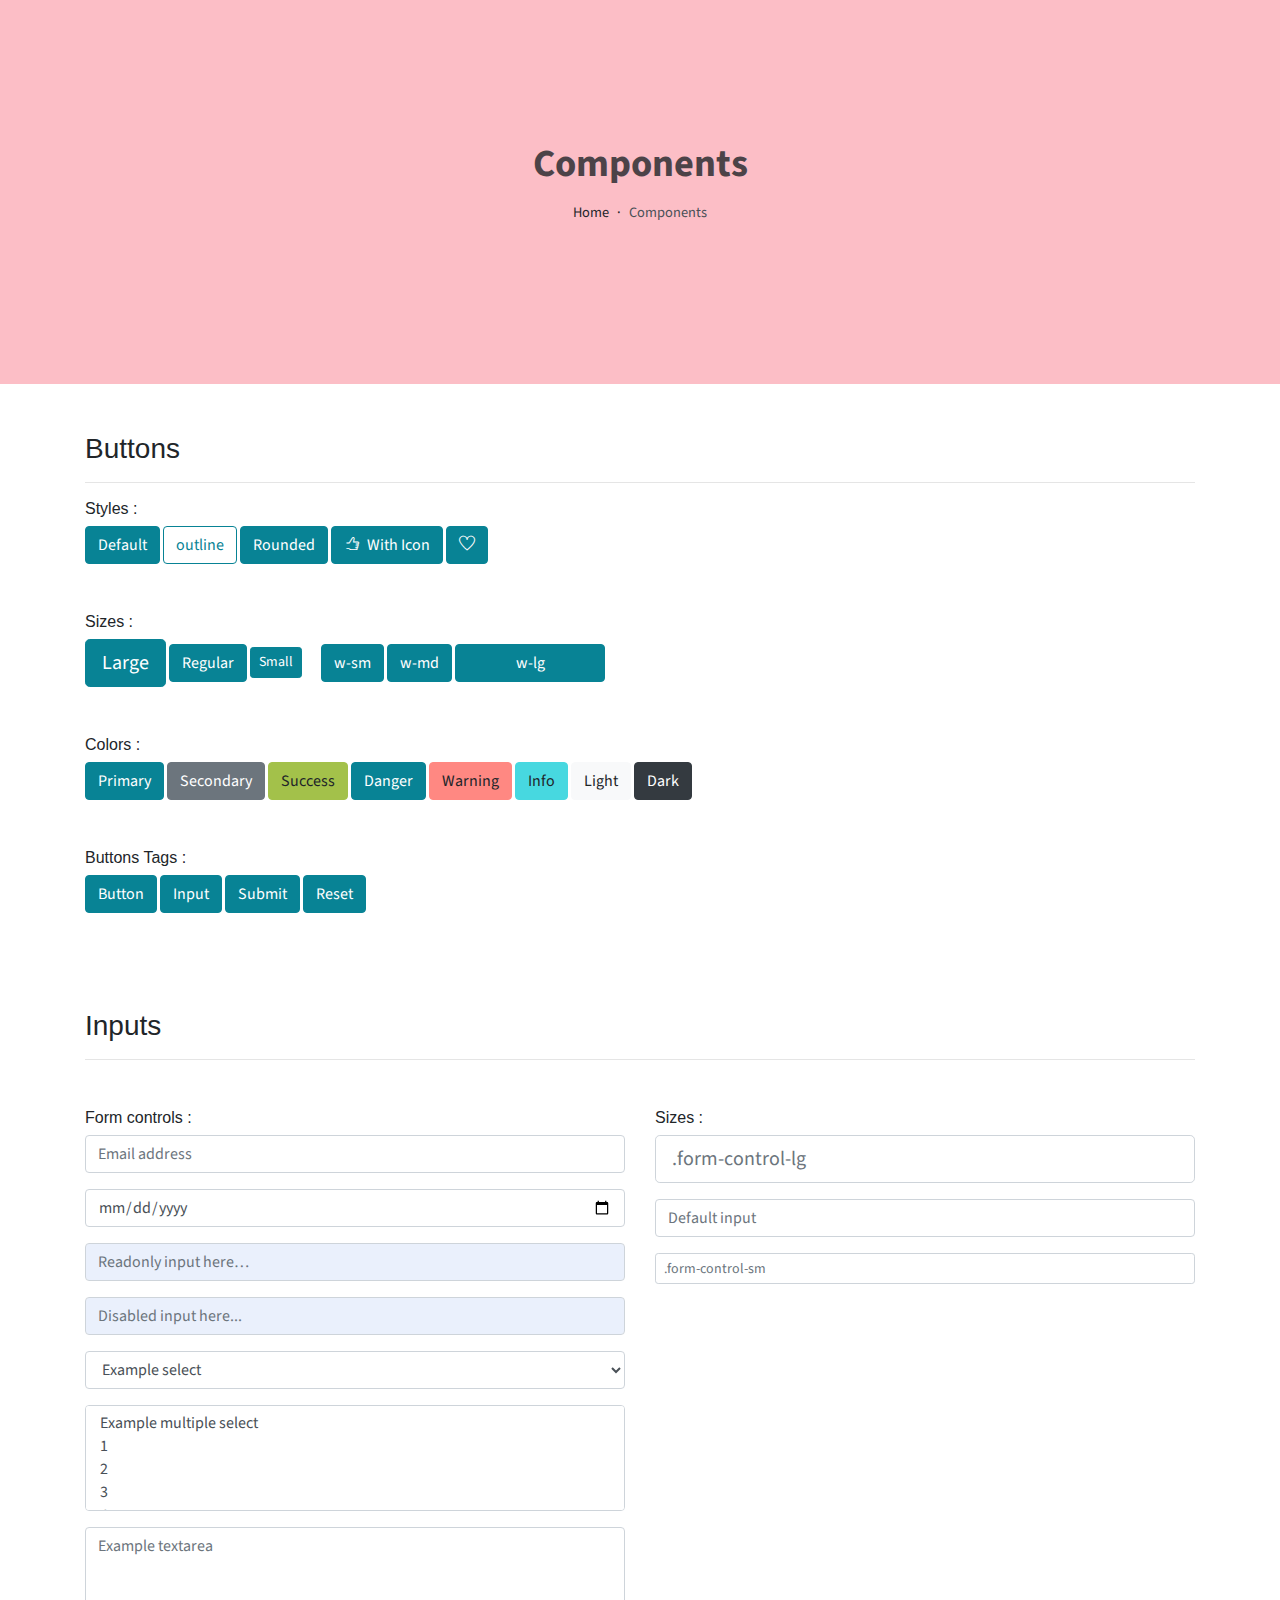
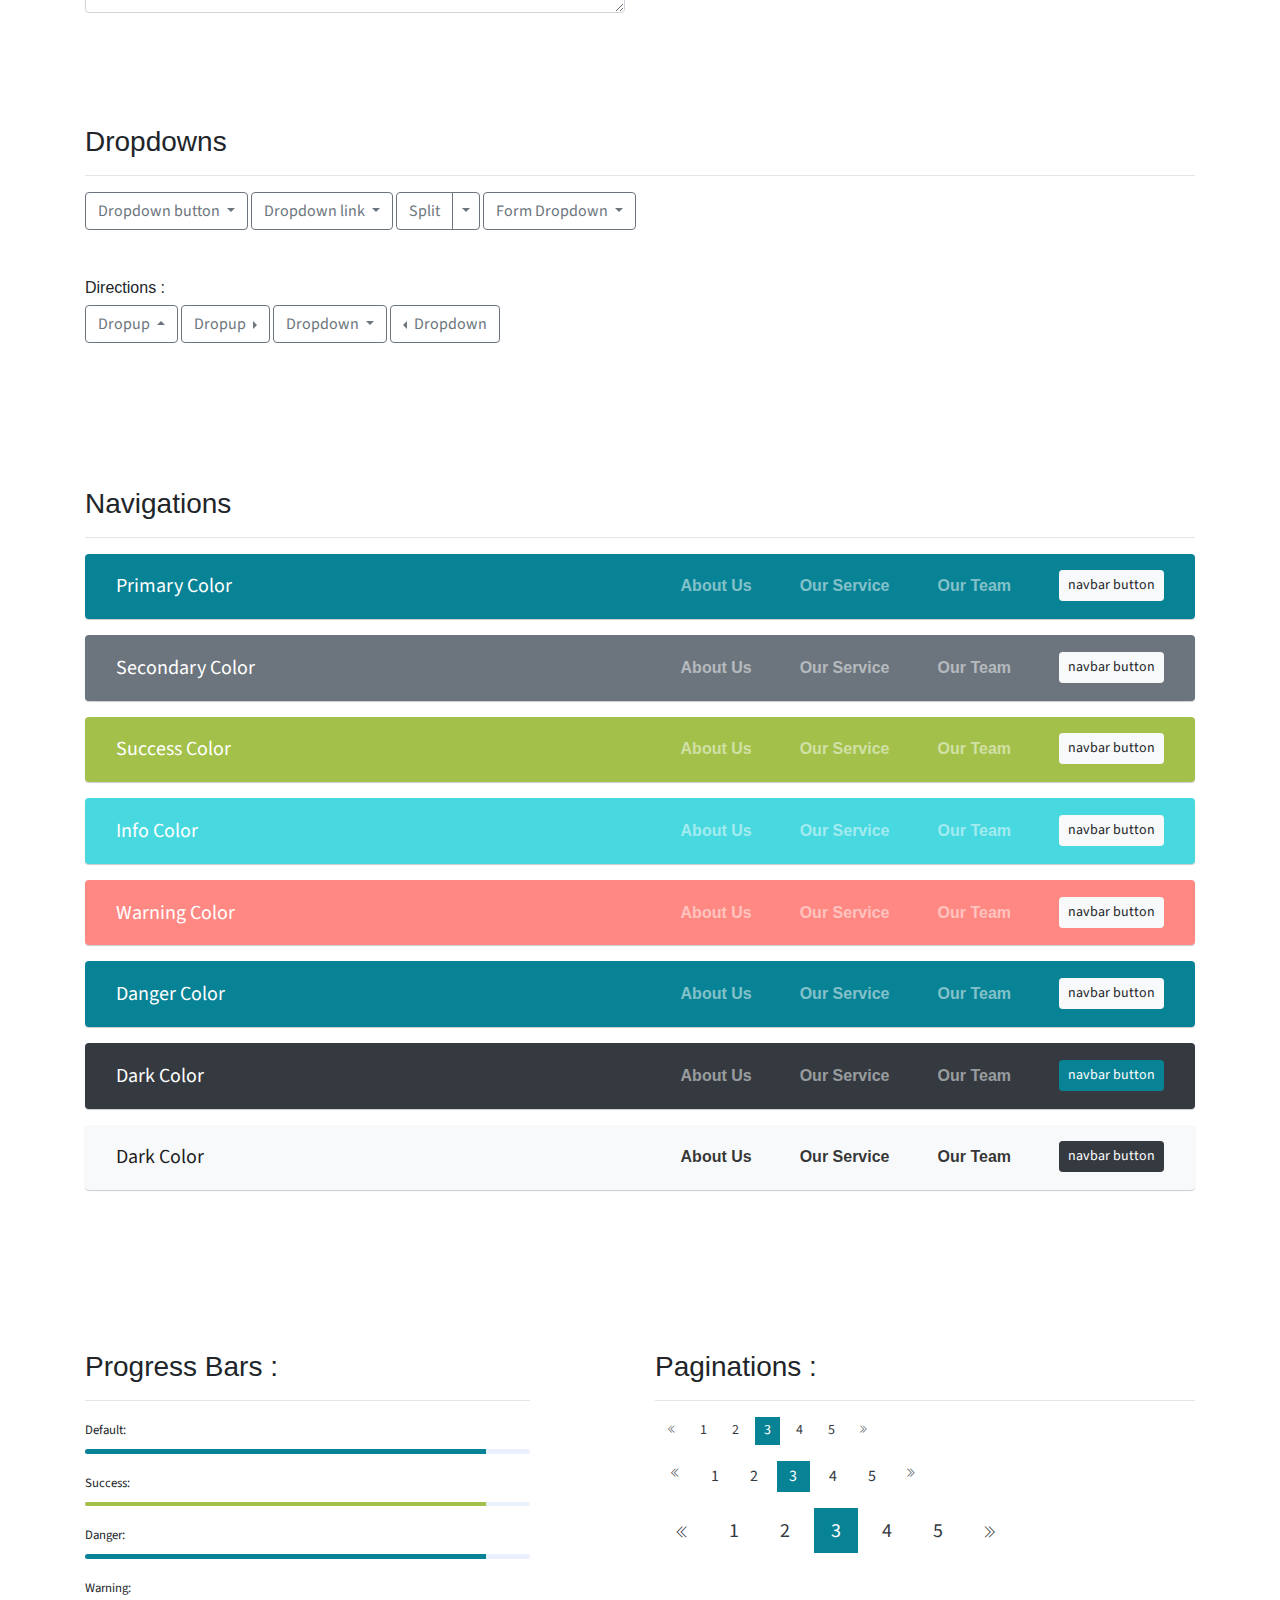
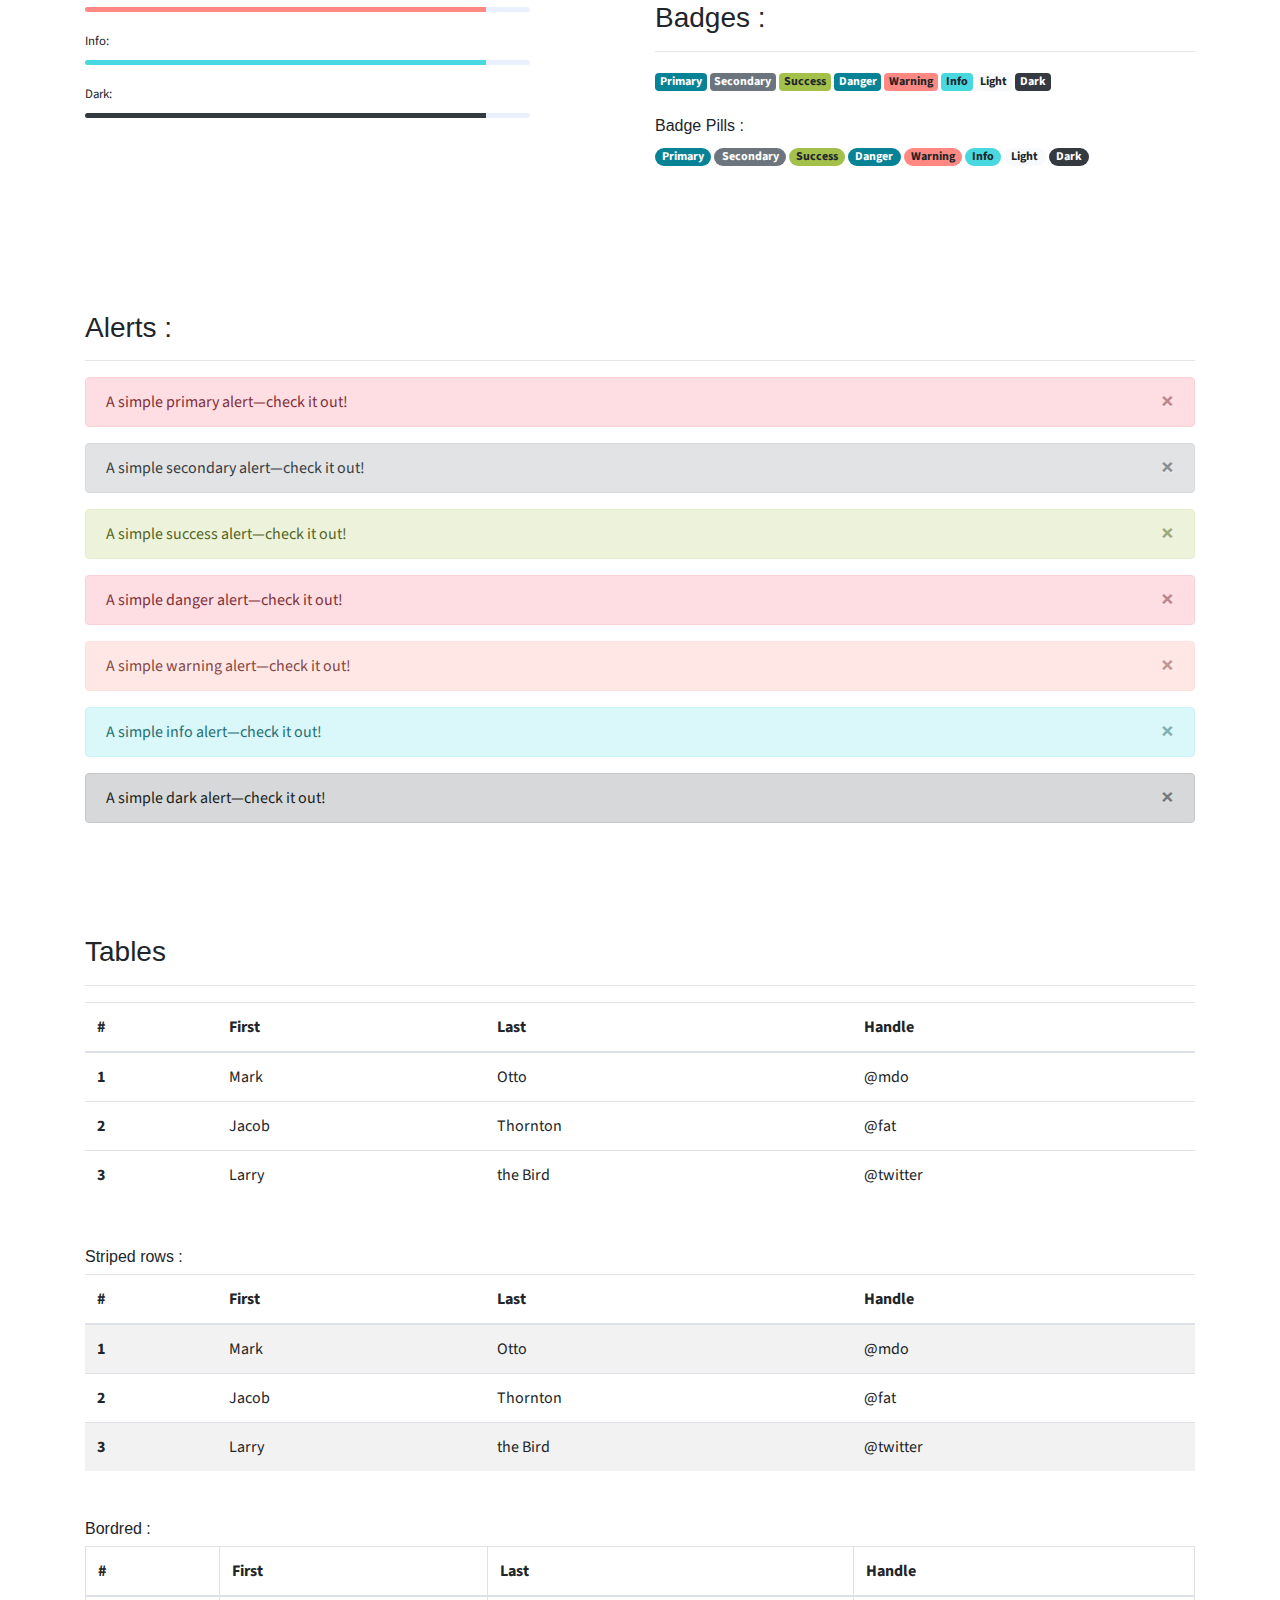
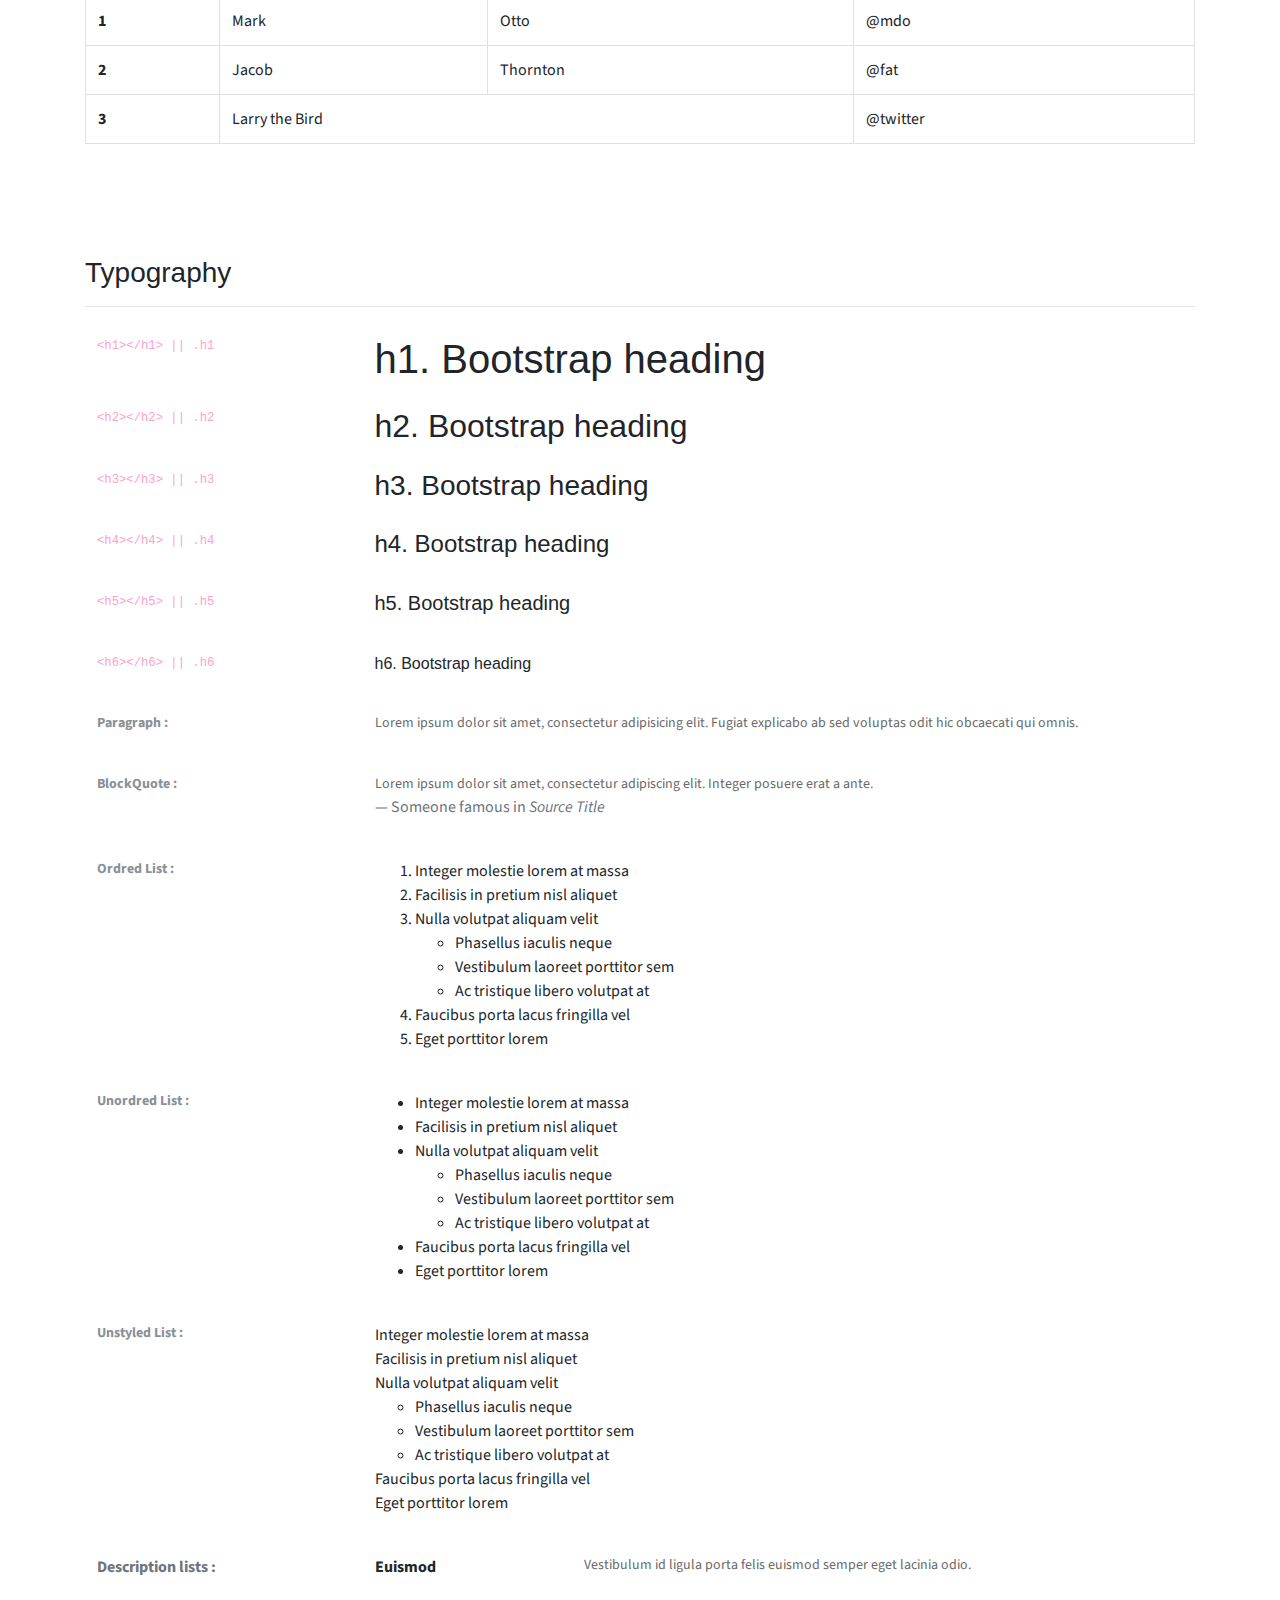
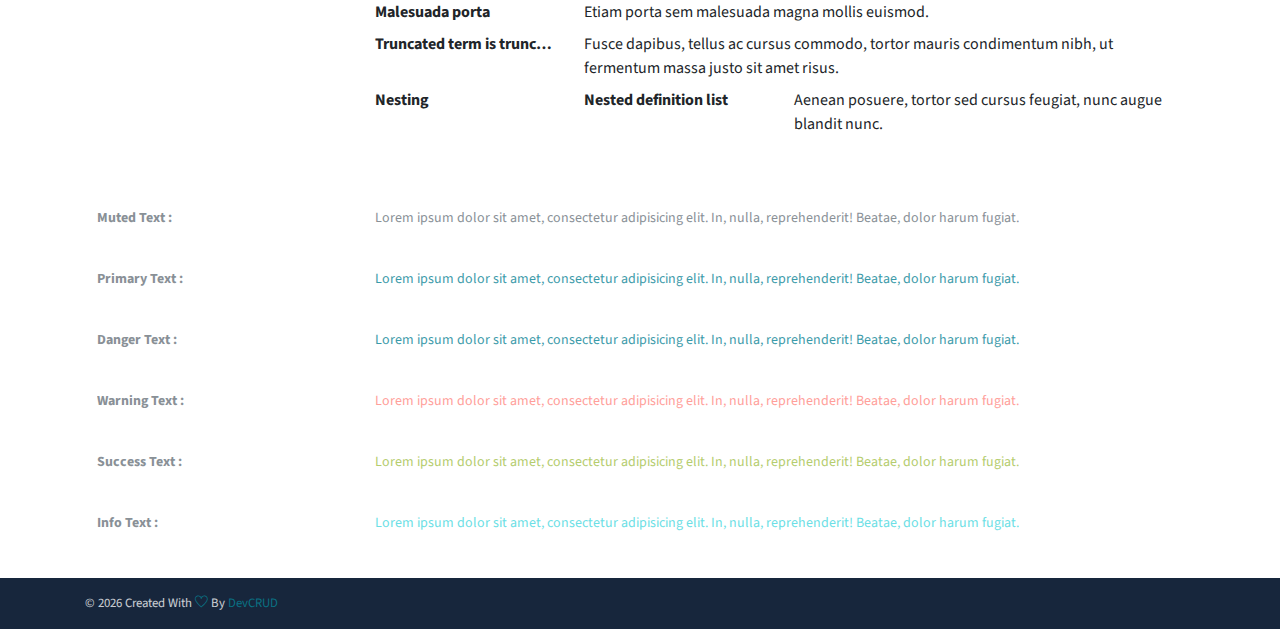
<file: components.html>
<!DOCTYPE html>
<html lang="en">
<head>
   <meta charset="utf-8">
   <meta name="viewport" content="width=device-width, initial-scale=1, shrink-to-fit=no">
   <meta name="description" content="Start your development with JohnDoe landing page.">
   <meta name="author" content="Devcrud">
   <title>JohnDoe Landing page | Components</title>
   <link rel="icon" href="assets/imgs/favicon.png" type="image/png">
   <!-- font icons -->
   <link rel="stylesheet" href="assets/vendors/themify-icons/css/themify-icons.css">
   <!-- Bootstrap + Steller  -->
   <link rel="stylesheet" href="assets/css/johndoe.css">
</head>
<body>

   <!-- Page Header -->
   <header class="header header-mini"> 
      <div class="header-title">Components</div> 
      <nav aria-label="breadcrumb">
         <ol class="breadcrumb">
            <li class="breadcrumb-item"><a href="/">Home</a></li>
            <li class="breadcrumb-item active" aria-current="page">Components</li>
         </ol>
      </nav>
   </header> <!-- End Of Page Header -->

   <!-- main content -->
   <div class="container">

      <!-- Buttons -->
      <h3 class="mt-5">Buttons</h3>
      <hr>
      <h6 class="section-secondary-title">Styles :</h6>
      <button class="btn btn-primary">Default</button>
      <button class="btn btn-outline-primary">outline</button>
      <button class="btn btn-primary rounded">Rounded</button>
      <button class="btn btn-primary rounded"><i class="ti-thumb-up pr-1"></i> With Icon</button>
      <button class="btn btn-primary circle"><i class="ti-heart"></i></button>

      <h6 class="section-secondary-title mt-5">Sizes :</h6>
      <button class="btn btn-primary btn-lg">Large</button>
      <button class="btn btn-primary ">Regular</button>
      <button class="btn btn-primary btn-sm">Small</button>
      <button class="btn btn-primary w-sm ml-3">w-sm</button>
      <button class="btn btn-primary w-md">w-md</button>
      <button class="btn btn-primary w-lg">w-lg</button>

      <h6 class="section-secondary-title mt-5">Colors :</h6>          
      <button type="button" class="btn btn-primary">Primary</button>
      <button type="button" class="btn btn-secondary">Secondary</button>
      <button type="button" class="btn btn-success">Success</button>
      <button type="button" class="btn btn-danger">Danger</button>
      <button type="button" class="btn btn-warning">Warning</button>
      <button type="button" class="btn btn-info">Info</button>
      <button type="button" class="btn btn-light">Light</button>
      <button type="button" class="btn btn-dark">Dark</button>

      <h6 class="section-secondary-title mt-5">Buttons Tags :</h6>
      <button class="btn btn-primary" type="submit">Button</button>
      <input class="btn btn-primary" type="button" value="Input">
      <input class="btn btn-primary" type="submit" value="Submit">
      <input class="btn btn-primary" type="reset" value="Reset">
      
      <!-- devider -->
      <div class="py-5"></div>

      <!-- Inputs -->
      <h3>Inputs</h3>
      <hr>
      <div class="row mt-5">
         <div class="col-md-6">
            <h6 class="section-secondary-title">Form controls :</h6>        
            <div class="form-group">
               <input type="email" class="form-control" id="exampleFormControlInput1" placeholder="Email address">
            </div>
            <div class="form-group">
               <input type="date" class="form-control" id="exampleFormControlInput1" placeholder="Date">
            </div>
            <div class="form-group">
               <input class="form-control" type="text" placeholder="Readonly input here…" readonly>
            </div>
            <div class="form-group">
               <input class="form-control" id="disabledInput" type="text" placeholder="Disabled input here..." disabled>
            </div>
            <div class="form-group">
               <select class="form-control" id="exampleFormControlSelect1">
                  <option>Example select</option>
                  <option>1</option>
                  <option>2</option>
                  <option>3</option>
                  <option>4</option>
                  <option>5</option>
               </select>
            </div>
            <div class="form-group">
               <select multiple class="form-control" id="exampleFormControlSelect2">
                  <option>Example multiple select</option>
                  <option>1</option>
                  <option>2</option>
                  <option>3</option>
                  <option>4</option>
                  <option>5</option>
               </select>
            </div>
            <div class="form-group">
               <textarea class="form-control" id="exampleFormControlTextarea1" rows="3" placeholder="Example textarea"></textarea>
            </div>
         </div>
         <div class="col-md-6">
            <h6 class="section-secondary-title">Sizes :</h6>    
            <div class="form-group">
               <input class="form-control form-control-lg" type="text" placeholder=".form-control-lg">             
            </div>
            <div class="form-group">
               <input class="form-control" type="text" placeholder="Default input">
            </div>
            <div class="form-group">
               <input class="form-control form-control-sm" type="text" placeholder=".form-control-sm"> 
            </div>
         </div>
      </div> <!-- end of inputs -->   

      <!-- devider -->
      <div class="py-5"></div>             

      <!-- Dropdowns -->
      <h3 class="components-section-title font-weight-normal">Dropdowns</h3>
      <hr>
      <div class="dropdown d-inline-block">
         <button class="btn btn-outline-secondary dropdown-toggle" type="button" id="dropdownMenuButton" data-toggle="dropdown" aria-haspopup="true" aria-expanded="false">
         Dropdown button
         </button>
         <div class="dropdown-menu" aria-labelledby="dropdownMenuButton">
         <a class="dropdown-item" href="#">Action</a>
         <a class="dropdown-item" href="#">Another action</a>
         <a class="dropdown-item" href="#">Something else here</a>
         </div>
      </div>
      <div class="dropdown d-inline-block">
         <a class="btn btn-outline-secondary dropdown-toggle" href="#" role="button" id="dropdownMenuLink" data-toggle="dropdown" aria-haspopup="true" aria-expanded="false">
            Dropdown link
         </a>
         <div class="dropdown-menu" aria-labelledby="dropdownMenuLink">
            <a class="dropdown-item" href="#">Action</a>
            <a class="dropdown-item" href="#">Another action</a>
            <a class="dropdown-item" href="#">Something else here</a>
         </div>
      </div>
      <div class="btn-group">
         <button type="button" class="btn btn-outline-secondary">Split</button>
         <button type="button" class="btn btn-outline-secondary dropdown-toggle dropdown-toggle-split" data-toggle="dropdown" aria-haspopup="true" aria-expanded="false">
         <span class="sr-only">Toggle Dropdown</span>
         </button>
         <div class="dropdown-menu">
            <a class="dropdown-item" href="#">Action</a>
            <a class="dropdown-item" href="#">Another action</a>
            <a class="dropdown-item" href="#">Something else here</a>
            <div class="dropdown-divider"></div>
            <a class="dropdown-item" href="#">Separated link</a>
         </div>
      </div>
      <div class="btn-group">
         <button class="btn btn-outline-secondary dropdown-toggle" type="button" id="dropdownMenuButton" data-toggle="dropdown" aria-haspopup="true" aria-expanded="false">
            Form Dropdown
         </button>
         <div class="dropdown-menu form">
            <form class="px-4 py-3">
               <div class="form-group">
                  <input type="email" class="form-control" id="exampleDropdownFormEmail1" placeholder="email@example.com">
               </div>
               <div class="form-group">
                  <input type="password" class="form-control" id="exampleDropdownFormPassword1" placeholder="Password">
               </div>
               <div class="form-check mb-3">
                  <input type="checkbox" class="form-check-input" id="dropdownCheck">
                  <label class="form-check-label" for="dropdownCheck">
                     Remember me
                  </label>
               </div>
               <button type="submit" class="btn btn-primary btn-block">Sign in</button>
            </form>
            <div class="dropdown-divider"></div>
            <a class="dropdown-item" href="#"><small>New around here? Sign up</small></a>
            <a class="dropdown-item" href="#"><small>Forgot password?</small></a>
         </div>
      </div>       
      <h6 class="section-secondary-title mt-5">Directions :</h6>  
      <div class="btn-group dropup">
         <button type="button" class="btn btn-outline-secondary dropdown-toggle" data-toggle="dropdown" aria-haspopup="true" aria-expanded="false">
            Dropup
         </button>
         <div class="dropdown-menu">
            <a class="dropdown-item" href="#">Action</a>
            <a class="dropdown-item" href="#">Another action</a>
            <a class="dropdown-item" href="#">Something else here</a>
            <div class="dropdown-divider"></div>
            <a class="dropdown-item" href="#">Separated link</a>
         </div>
      </div>
      <div class="btn-group dropright">
         <button type="button" class="btn btn-outline-secondary dropdown-toggle" data-toggle="dropdown" aria-haspopup="true" aria-expanded="false">
            Dropup
         </button>
         <div class="dropdown-menu">
            <a class="dropdown-item" href="#">Action</a>
            <a class="dropdown-item" href="#">Another action</a>
            <a class="dropdown-item" href="#">Something else here</a>
            <div class="dropdown-divider"></div>
            <a class="dropdown-item" href="#">Separated link</a>
         </div>
      </div>
      <div class="btn-group">
         <button type="button" class="btn btn-outline-secondary dropdown-toggle" data-toggle="dropdown" aria-haspopup="true" aria-expanded="false">
            Dropdown
         </button>
         <div class="dropdown-menu">
            <a class="dropdown-item" href="#">Action</a>
            <a class="dropdown-item" href="#">Another action</a>
            <a class="dropdown-item" href="#">Something else here</a>
            <div class="dropdown-divider"></div>
            <a class="dropdown-item" href="#">Separated link</a>
         </div>
      </div>
      <div class="btn-group dropleft">
         <button type="button" class="btn btn-outline-secondary dropdown-toggle" data-toggle="dropdown" aria-haspopup="true" aria-expanded="false">
            Dropdown
         </button>
         <div class="dropdown-menu">
            <a class="dropdown-item" href="#">Action</a>
            <a class="dropdown-item" href="#">Another action</a>
            <a class="dropdown-item" href="#">Something else here</a>
            <div class="dropdown-divider"></div>
            <a class="dropdown-item" href="#">Separated link</a>
         </div>
      </div> <!-- end of Dropdowns -->  

      <!-- devider -->
      <div class="py-5"></div>   

      <!-- navbars -->
      <h3 class="components-section-title font-weight-normal mt-5">Navigations</h3>
      <hr>
      <nav class="navbar navbar-expand-sm navbar-dark bg-primary rounded shadow mb-3">
         <div class="container">
            <a class="navbar-brand" href="#">Primary Color</a>
            <button class="navbar-toggler ml-auto" type="button" data-toggle="collapse" data-target="#navbarSupportedContent" aria-controls="navbarSupportedContent" aria-expanded="false" aria-label="Toggle navigation">
            <span class="navbar-toggler-icon"></span>
            </button>
            <div class="collapse navbar-collapse" id="navbarSupportedContent">
               <ul class="navbar-nav ml-auto"> 
                  <li class="nav-item">
                     <a class="nav-link" href="#about">About Us</a>
                  </li>
                  <li class="nav-item">
                     <a class="nav-link" href="#service">Our Service</a>
                  </li>
                  <li class="nav-item">
                     <a class="nav-link" href="#team">Our Team</a>
                  </li>
                  <li class="nav-item">
                     <a href="#book-table" class="ml-4 mt-1 btn btn-light btn-sm">navbar button</a>
                  </li>
               </ul>                       
            </div>
         </div>
      </nav>
      <nav class="navbar navbar-expand-sm navbar-dark bg-secondary rounded shadow mb-3">
         <div class="container">
            <a class="navbar-brand" href="#">Secondary Color</a>
            <button class="navbar-toggler ml-auto" type="button" data-toggle="collapse" data-target="#navbarSupportedContent" aria-controls="navbarSupportedContent" aria-expanded="false" aria-label="Toggle navigation">
            <span class="navbar-toggler-icon"></span>
            </button>
            <div class="collapse navbar-collapse" id="navbarSupportedContent">
               <ul class="navbar-nav ml-auto"> 
                  <li class="nav-item">
                     <a class="nav-link" href="#about">About Us</a>
                  </li>
                  <li class="nav-item">
                     <a class="nav-link" href="#service">Our Service</a>
                  </li>
                  <li class="nav-item">
                     <a class="nav-link" href="#team">Our Team</a>
                  </li>
                  <li class="nav-item">
                     <a href="#book-table" class="ml-4 mt-1 btn btn-light btn-sm">navbar button</a>
                  </li>
               </ul>                       
            </div>
         </div>
      </nav>
      <nav class="navbar navbar-expand-sm navbar-dark bg-success rounded shadow mb-3">
         <div class="container">
            <a class="navbar-brand" href="#">Success Color</a>
            <button class="navbar-toggler ml-auto" type="button" data-toggle="collapse" data-target="#navbarSupportedContent" aria-controls="navbarSupportedContent" aria-expanded="false" aria-label="Toggle navigation">
            <span class="navbar-toggler-icon"></span>
            </button>
            <div class="collapse navbar-collapse" id="navbarSupportedContent">
               <ul class="navbar-nav ml-auto"> 
                  <li class="nav-item">
                     <a class="nav-link" href="#about">About Us</a>
                  </li>
                  <li class="nav-item">
                     <a class="nav-link" href="#service">Our Service</a>
                  </li>
                  <li class="nav-item">
                     <a class="nav-link" href="#team">Our Team</a>
                  </li>
                  <li class="nav-item">
                     <a href="#book-table" class="ml-4 mt-1 btn btn-light btn-sm">navbar button</a>
                  </li>
               </ul>                       
            </div>
         </div>
      </nav>
      <nav class="navbar navbar-expand-sm navbar-dark bg-info rounded shadow mb-3">
         <div class="container">
            <a class="navbar-brand" href="#">Info Color</a>
            <button class="navbar-toggler ml-auto" type="button" data-toggle="collapse" data-target="#navbarSupportedContent" aria-controls="navbarSupportedContent" aria-expanded="false" aria-label="Toggle navigation">
            <span class="navbar-toggler-icon"></span>
            </button>
            <div class="collapse navbar-collapse" id="navbarSupportedContent">
               <ul class="navbar-nav ml-auto"> 
                  <li class="nav-item">
                     <a class="nav-link" href="#about">About Us</a>
                  </li>
                  <li class="nav-item">
                     <a class="nav-link" href="#service">Our Service</a>
                  </li>
                  <li class="nav-item">
                     <a class="nav-link" href="#team">Our Team</a>
                  </li>
                  <li class="nav-item">
                     <a href="#book-table" class="ml-4 mt-1 btn btn-light btn-sm">navbar button</a>
                  </li>
               </ul>                       
            </div>
         </div>
      </nav>
      <nav class="navbar navbar-expand-sm navbar-dark bg-warning rounded shadow mb-3">
         <div class="container">
            <a class="navbar-brand" href="#">Warning Color</a>
            <button class="navbar-toggler ml-auto" type="button" data-toggle="collapse" data-target="#navbarSupportedContent" aria-controls="navbarSupportedContent" aria-expanded="false" aria-label="Toggle navigation">
            <span class="navbar-toggler-icon"></span>
            </button>
            <div class="collapse navbar-collapse" id="navbarSupportedContent">
               <ul class="navbar-nav ml-auto"> 
                  <li class="nav-item">
                     <a class="nav-link" href="#about">About Us</a>
                  </li>
                  <li class="nav-item">
                     <a class="nav-link" href="#service">Our Service</a>
                  </li>
                  <li class="nav-item">
                     <a class="nav-link" href="#team">Our Team</a>
                  </li>
                  <li class="nav-item">
                     <a href="#book-table" class="ml-4 mt-1 btn btn-light btn-sm">navbar button</a>
                  </li>
               </ul>                       
            </div>
         </div>
      </nav>
      <nav class="navbar navbar-expand-sm navbar-dark bg-danger rounded shadow mb-3">
         <div class="container">
            <a class="navbar-brand" href="#">Danger Color</a>
            <button class="navbar-toggler ml-auto" type="button" data-toggle="collapse" data-target="#navbarSupportedContent" aria-controls="navbarSupportedContent" aria-expanded="false" aria-label="Toggle navigation">
            <span class="navbar-toggler-icon"></span>
            </button>
            <div class="collapse navbar-collapse" id="navbarSupportedContent">
               <ul class="navbar-nav ml-auto"> 
                  <li class="nav-item">
                     <a class="nav-link" href="#about">About Us</a>
                  </li>
                  <li class="nav-item">
                     <a class="nav-link" href="#service">Our Service</a>
                  </li>
                  <li class="nav-item">
                     <a class="nav-link" href="#team">Our Team</a>
                  </li>
                  <li class="nav-item">
                     <a href="#book-table" class="ml-4 mt-1 btn btn-light btn-sm">navbar button</a>
                  </li>
               </ul>                       
            </div>
         </div>
      </nav>
      <nav class="navbar navbar-expand-sm navbar-dark bg-dark rounded shadow mb-3">
         <div class="container">
            <a class="navbar-brand" href="#">Dark Color</a>
            <button class="navbar-toggler ml-auto" type="button" data-toggle="collapse" data-target="#navbarSupportedContent" aria-controls="navbarSupportedContent" aria-expanded="false" aria-label="Toggle navigation">
            <span class="navbar-toggler-icon"></span>
            </button>
            <div class="collapse navbar-collapse" id="navbarSupportedContent">
               <ul class="navbar-nav ml-auto"> 
                  <li class="nav-item">
                     <a class="nav-link" href="#about">About Us</a>
                  </li>
                  <li class="nav-item">
                     <a class="nav-link" href="#service">Our Service</a>
                  </li>
                  <li class="nav-item">
                     <a class="nav-link" href="#team">Our Team</a>
                  </li>
                  <li class="nav-item">
                     <a href="#book-table" class="ml-4 mt-1 btn btn-primary btn-sm">navbar button</a>
                  </li>
               </ul>                       
            </div>
         </div>
      </nav>
      <nav class="navbar navbar-expand-sm navbar-light bg-light rounded shadow mb-3">
         <div class="container">
            <a class="navbar-brand" href="#">Dark Color</a>
            <button class="navbar-toggler ml-auto" type="button" data-toggle="collapse" data-target="#navbarSupportedContent" aria-controls="navbarSupportedContent" aria-expanded="false" aria-label="Toggle navigation">
            <span class="navbar-toggler-icon"></span>
            </button>
            <div class="collapse navbar-collapse" id="navbarSupportedContent">
               <ul class="navbar-nav ml-auto"> 
                  <li class="nav-item">
                     <a class="nav-link" href="#about">About Us</a>
                  </li>
                  <li class="nav-item">
                     <a class="nav-link" href="#service">Our Service</a>
                  </li>
                  <li class="nav-item">
                     <a class="nav-link" href="#team">Our Team</a>
                  </li>
                  <li class="nav-item">
                     <a href="#book-table" class="ml-4 mt-1 btn btn-dark btn-sm">navbar button</a>
                  </li>
               </ul>                       
            </div>
         </div>
      </nav>
      <!-- End of navbars -->

      <!-- devider -->
      <div class="py-5"></div>   
      
      <!-- progress bars -->
      <div class="row justify-content-between">
         <div class="col-md-5">
            <h3 class="components-section-title font-weight-normal mt-5">Progress Bars :</h3>
            <hr>
            <small>Default: </small>
            <div class="progress mt-2 mb-3">
               <div class="progress-bar" role="progressbar" style="width: 90%" aria-valuenow="25" aria-valuemin="0" aria-valuemax="100"></div>
            </div>
            <small>Success:</small>
            <div class="progress mt-2 mb-3">
               <div class="progress-bar bg-success" role="progressbar" style="width: 90%" aria-valuenow="25" aria-valuemin="0" aria-valuemax="100"></div>
            </div>
            <small>Danger:</small>
            <div class="progress mt-2 mb-3">
               <div class="progress-bar bg-danger" role="progressbar" style="width: 90%" aria-valuenow="25" aria-valuemin="0" aria-valuemax="100"></div>
            </div>
            <small>Warning:</small>
            <div class="progress mt-2 mb-3">
               <div class="progress-bar bg-warning" role="progressbar" style="width: 90%" aria-valuenow="25" aria-valuemin="0" aria-valuemax="100"></div>
            </div>
            <small>Info:</small>
            <div class="progress mt-2 mb-3">
               <div class="progress-bar bg-info" role="progressbar" style="width: 90%" aria-valuenow="25" aria-valuemin="0" aria-valuemax="100"></div>
            </div>
            <small>Dark:</small>
            <div class="progress mt-2 mb-3">
               <div class="progress-bar bg-dark" role="progressbar" style="width: 90%" aria-valuenow="25" aria-valuemin="0" aria-valuemax="100"></div>
            </div>
         </div>
         <div class="col-md-6">
            <h3 class="components-section-title font-weight-normal mt-5">Paginations :</h3>
            <hr>
            <nav aria-label="Page navigation example">
               <ul class="pagination pagination-sm">
                  <li class="page-item"><a class="page-link" href="#"><i class="ti-angle-double-left"></i></a></li>
                  <li class="page-item"><a class="page-link" href="#">1</a></li>
                  <li class="page-item"><a class="page-link" href="#">2</a></li>
                  <li class="page-item active"><a class="page-link" href="#">3</a></li>
                  <li class="page-item"><a class="page-link" href="#">4</a></li>
                  <li class="page-item"><a class="page-link" href="#">5</a></li>
                  <li class="page-item"><a class="page-link" href="#"><i class="ti-angle-double-right"></i></a></li>
               </ul>
            </nav>
            <nav aria-label="Page navigation example">
               <ul class="pagination">
               <li class="page-item"><a class="page-link" href="#"><i class="ti-angle-double-left"></i></a></li>
                  <li class="page-item"><a class="page-link" href="#">1</a></li>
                  <li class="page-item"><a class="page-link" href="#">2</a></li>
                  <li class="page-item active"><a class="page-link" href="#">3</a></li>
                  <li class="page-item"><a class="page-link" href="#">4</a></li>
                  <li class="page-item"><a class="page-link" href="#">5</a></li>
                  <li class="page-item"><a class="page-link" href="#"><i class="ti-angle-double-right"></i></a></li>
               </ul>
            </nav>
            <nav aria-label="Page navigation example">
               <ul class="pagination pagination-lg">
                  <li class="page-item"><a class="page-link" href="#"><i class="ti-angle-double-left"></i></a></li>
                  <li class="page-item"><a class="page-link" href="#">1</a></li>
                  <li class="page-item"><a class="page-link" href="#">2</a></li>
                  <li class="page-item active"><a class="page-link" href="#">3</a></li>
                  <li class="page-item"><a class="page-link" href="#">4</a></li>
                  <li class="page-item"><a class="page-link" href="#">5</a></li>
                  <li class="page-item"><a class="page-link" href="#"><i class="ti-angle-double-right"></i></a></li>
               </ul>
            </nav>

            <!-- Badges -->
            <h3 class="components-section-title font-weight-normal mt-5">Badges :</h3>
            <hr>
            <span class="badge badge-primary">Primary</span>
            <span class="badge badge-secondary">Secondary</span>
            <span class="badge badge-success">Success</span>
            <span class="badge badge-danger">Danger</span>
            <span class="badge badge-warning">Warning</span>
            <span class="badge badge-info">Info</span>
            <span class="badge badge-light">Light</span>
            <span class="badge badge-dark">Dark</span>
            <h6 class="section-secondary-title mt-4 mb-2">Badge Pills :</h6>
            <span class="badge badge-pill badge-primary">Primary</span>
            <span class="badge badge-pill badge-secondary">Secondary</span>
            <span class="badge badge-pill badge-success">Success</span>
            <span class="badge badge-pill badge-danger">Danger</span>
            <span class="badge badge-pill badge-warning">Warning</span>
            <span class="badge badge-pill badge-info">Info</span>
            <span class="badge badge-pill badge-light">Light</span>
            <span class="badge badge-pill badge-dark">Dark</span>
         </div>
      </div> <!-- End of Progress bars -->

      <!-- devider -->
      <div class="py-5"></div>  

      <!-- Alerts -->
      <h3 class="components-section-title font-weight-normal mt-5">Alerts :</h3>
      <hr>
      <div class="alert alert-primary alert-dismissible fade show" role="alert">
         A simple primary alert—check it out!
         <button type="button" class="close" data-dismiss="alert" aria-label="Close">
            <span aria-hidden="true">&times;</span>
         </button>
      </div>
      <div class="alert alert-secondary alert-dismissible fade show" role="alert">
         A simple secondary alert—check it out!
         <button type="button" class="close" data-dismiss="alert" aria-label="Close">
            <span aria-hidden="true">&times;</span>
         </button>
      </div>
      <div class="alert alert-success alert-dismissible fade show" role="alert">
         A simple success alert—check it out!
         <button type="button" class="close" data-dismiss="alert" aria-label="Close">
            <span aria-hidden="true">&times;</span>
         </button>
      </div>
      <div class="alert alert-danger alert-dismissible fade show" role="alert">
         A simple danger alert—check it out!
         <button type="button" class="close" data-dismiss="alert" aria-label="Close">
            <span aria-hidden="true">&times;</span>
         </button>
      </div>
      <div class="alert alert-warning alert-dismissible fade show" role="alert">
         A simple warning alert—check it out!
         <button type="button" class="close" data-dismiss="alert" aria-label="Close">
            <span aria-hidden="true">&times;</span>
         </button>
      </div>
      <div class="alert alert-info alert-dismissible fade show" role="alert">
         A simple info alert—check it out!
         <button type="button" class="close" data-dismiss="alert" aria-label="Close">
            <span aria-hidden="true">&times;</span>
         </button>
      </div>
      <div class="alert alert-dark alert-dismissible fade show" role="alert">
         A simple dark alert—check it out!
         <button type="button" class="close" data-dismiss="alert" aria-label="Close">
            <span aria-hidden="true">&times;</span>
         </button>
      </div>
      <!-- end of alerts -->

      <!-- devider -->
      <div class="py-5"></div> 
   
      <!-- tables -->
      <h3 class="components-section-title">Tables</h3>
      <hr>
      <table class="table">
         <thead>
            <tr>
               <th scope="col">#</th>
               <th scope="col">First</th>
               <th scope="col">Last</th>
               <th scope="col">Handle</th>
            </tr>
         </thead>
         <tbody>
            <tr>
               <th scope="row">1</th>
               <td>Mark</td>
               <td>Otto</td>
               <td>@mdo</td>
            </tr>
            <tr>
               <th scope="row">2</th>
               <td>Jacob</td>
               <td>Thornton</td>
               <td>@fat</td>
            </tr>
            <tr>
               <th scope="row">3</th>
               <td>Larry</td>
               <td>the Bird</td>
               <td>@twitter</td>
            </tr>
         </tbody>
      </table>

      <h6 class="section-secondary-title mt-5">Striped rows :</h6>
      <table class="table table-striped">
         <thead>
            <tr>
               <th scope="col">#</th>
               <th scope="col">First</th>
               <th scope="col">Last</th>
               <th scope="col">Handle</th>
            </tr>
         </thead>
         <tbody>
            <tr>
               <th scope="row">1</th>
               <td>Mark</td>
               <td>Otto</td>
               <td>@mdo</td>
            </tr>
            <tr>
               <th scope="row">2</th>
               <td>Jacob</td>
               <td>Thornton</td>
               <td>@fat</td>
            </tr>
            <tr>
               <th scope="row">3</th>
               <td>Larry</td>
               <td>the Bird</td>
               <td>@twitter</td>
            </tr>
         </tbody>
      </table>

      <h6 class="section-secondary-title mt-5">Bordred :</h6>
      <table class="table table-bordered">
         <thead>
            <tr>
               <th scope="col">#</th>
               <th scope="col">First</th>
               <th scope="col">Last</th>
               <th scope="col">Handle</th>
            </tr>
         </thead>
         <tbody>
            <tr>
               <th scope="row">1</th>
               <td>Mark</td>
               <td>Otto</td>
               <td>@mdo</td>
            </tr>
            <tr>
               <th scope="row">2</th>
               <td>Jacob</td>
               <td>Thornton</td>
               <td>@fat</td>
            </tr>
            <tr>
               <th scope="row">3</th>
               <td colspan="2">Larry the Bird</td>
               <td>@twitter</td>
            </tr>
         </tbody>
      </table>
      <!-- end of tables -->

      <!-- devider -->
      <div class="py-5"></div> 

      <!-- typography -->
      <h3 class="components-section-title">Typography</h3>
      <hr>
     
      <table class="table table-borderless v-align-center">
         <tbody>
            <tr>
               <td>
                  <p><code class="highlighter-rouge">&lt;h1&gt;&lt;/h1&gt; || .h1</code></p>
               </td>
               <td class="w-75"><span class="h1">h1. Bootstrap heading</span></td>
            </tr>
            <tr>
               <td>
                  <p><code class="highlighter-rouge">&lt;h2&gt;&lt;/h2&gt; || .h2</code></p>
               </td>
               <td><span class="h2">h2. Bootstrap heading</span></td>
            </tr>
            <tr>
               <td>
                  <p><code class="highlighter-rouge">&lt;h3&gt;&lt;/h3&gt; || .h3</code></p>
               </td>
               <td><span class="h3">h3. Bootstrap heading</span></td>
            </tr>
            <tr>
               <td>
                  <p><code class="highlighter-rouge">&lt;h4&gt;&lt;/h4&gt; || .h4</code></p>
               </td>
               <td><span class="h4">h4. Bootstrap heading</span></td>
            </tr>
            <tr>
               <td>
                  <p><code class="highlighter-rouge">&lt;h5&gt;&lt;/h5&gt; || .h5</code></p>
               </td>
               <td><span class="h5">h5. Bootstrap heading</span></td>
            </tr>
            <tr>
               <td>
                  <p><code class="highlighter-rouge">&lt;h6&gt;&lt;/h6&gt; || .h6</code></p>
               </td>
               <td><span class="h6">h6. Bootstrap heading</span></td>
            </tr>
            <tr>
               <td>
                  <p class="font-weight-bold text-muted">Paragraph :</p>
               </td>
               <td><p>Lorem ipsum dolor sit amet, consectetur adipisicing elit. Fugiat explicabo ab sed voluptas odit hic obcaecati qui omnis.</p></td>
            </tr>
            <tr>
               <td>
                  <p class="font-weight-bold text-muted">BlockQuote :</p>
               </td>
               <td>
                  <blockquote class="blockquote">
                     <p class="mb-0">Lorem ipsum dolor sit amet, consectetur adipiscing elit. Integer posuere erat a ante.</p>
                     <footer class="blockquote-footer">Someone famous in <cite title="Source Title">Source Title</cite></footer>
                  </blockquote>
               </td>
            </tr>

            
            <tr>
               <td><p class="font-weight-bold text-muted">Ordred List :</p></td>
               <td>
                  <ol>
                     <li>Integer molestie lorem at massa</li>
                     <li>Facilisis in pretium nisl aliquet</li>
                     <li>Nulla volutpat aliquam velit
                        <ul>
                           <li>Phasellus iaculis neque</li>
                           <li>Vestibulum laoreet porttitor sem</li>
                           <li>Ac tristique libero volutpat at</li>
                        </ul>
                     </li>
                     <li>Faucibus porta lacus fringilla vel</li>
                     <li>Eget porttitor lorem</li>
                  </ol>
               </td>
            </tr>
            <tr>
               <td><p class="font-weight-bold text-muted">Unordred List :</p></td>
               <td>
                  <ul >
                     <li>Integer molestie lorem at massa</li>
                     <li>Facilisis in pretium nisl aliquet</li>
                     <li>Nulla volutpat aliquam velit
                        <ul>
                           <li>Phasellus iaculis neque</li>
                           <li>Vestibulum laoreet porttitor sem</li>
                           <li>Ac tristique libero volutpat at</li>
                        </ul>
                     </li>
                     <li>Faucibus porta lacus fringilla vel</li>
                     <li>Eget porttitor lorem</li>
                  </ul>
               </td>
            </tr>
            <tr>
               <td><p class="font-weight-bold text-muted">Unstyled List :</p></td>
               <td>
                  <ul class="list-unstyled">
                     <li>Integer molestie lorem at massa</li>
                     <li>Facilisis in pretium nisl aliquet</li>
                     <li>Nulla volutpat aliquam velit
                        <ul>
                           <li>Phasellus iaculis neque</li>
                           <li>Vestibulum laoreet porttitor sem</li>
                           <li>Ac tristique libero volutpat at</li>
                        </ul>
                     </li>
                     <li>Faucibus porta lacus fringilla vel</li>
                     <li>Eget porttitor lorem</li>
                  </ul>
               </td>
            </tr>
            <tr>
               <td class="font-weight-bold text-muted">Description lists : </td>
               <td>
                  <dl class="row">
                     <dt class="col-sm-3">Euismod</dt>
                     <dd class="col-sm-9">
                        <p>Vestibulum id ligula porta felis euismod semper eget lacinia odio.</p>
                     </dd>

                     <dt class="col-sm-3">Malesuada porta</dt>
                     <dd class="col-sm-9">Etiam porta sem malesuada magna mollis euismod.</dd>

                     <dt class="col-sm-3 text-truncate">Truncated term is truncated</dt>
                     <dd class="col-sm-9">Fusce dapibus, tellus ac cursus commodo, tortor mauris condimentum nibh, ut fermentum massa justo sit amet risus.</dd>

                     <dt class="col-sm-3">Nesting</dt>
                     <dd class="col-sm-9">
                        <dl class="row">
                           <dt class="col-sm-4">Nested definition list</dt>
                           <dd class="col-sm-8">Aenean posuere, tortor sed cursus feugiat, nunc augue blandit nunc.</dd>
                        </dl>
                     </dd>
                  </dl>
               </td>
            </tr>
            <tr>
               <td>
                  <p class="font-weight-bold text-muted">Muted Text :</p>
               </td>
               <td>
                  <p class="text-muted">Lorem ipsum dolor sit amet, consectetur adipisicing elit. In, nulla, reprehenderit! Beatae, dolor harum fugiat.</p>
               </td>
            </tr>
            <tr>
               <td>
                  <p class="font-weight-bold text-muted">Primary Text :</p>
               </td>
               <td>
                  <p class="text-primary">Lorem ipsum dolor sit amet, consectetur adipisicing elit. In, nulla, reprehenderit! Beatae, dolor harum fugiat.</p>
               </td>
            </tr>
            <tr>
               <td>
                  <p class="font-weight-bold text-muted">Danger Text :</p>
               </td>
               <td>
                  <p class="text-danger">Lorem ipsum dolor sit amet, consectetur adipisicing elit. In, nulla, reprehenderit! Beatae, dolor harum fugiat.</p>
               </td>
            </tr>
            <tr>
               <td>
                  <p class="font-weight-bold text-muted">Warning Text :</p>
               </td>
               <td>
                  <p class="text-warning">Lorem ipsum dolor sit amet, consectetur adipisicing elit. In, nulla, reprehenderit! Beatae, dolor harum fugiat.</p>
               </td>
            </tr>
            <tr>
               <td>
                  <p class="font-weight-bold text-muted">Success Text :</p>
               </td>
               <td>
                  <p class="text-success">Lorem ipsum dolor sit amet, consectetur adipisicing elit. In, nulla, reprehenderit! Beatae, dolor harum fugiat.</p>
               </td>
            </tr>
            <tr>
               <td>
                  <p class="font-weight-bold text-muted">Info Text :</p>
               </td>
               <td>
                  <p class="text-info">Lorem ipsum dolor sit amet, consectetur adipisicing elit. In, nulla, reprehenderit! Beatae, dolor harum fugiat.</p>
               </td>
            </tr>
         </tbody>
      </table>
   </div>
   <!-- end of typography -->

   <!-- Page Footer -->
   <footer class="footer py-3">
        <div class="container">
            <p class="small mb-0 text-light">
                &copy; <script>document.write(new Date().getFullYear())</script> Created With <i class="ti-heart text-danger"></i> By <a href="http://devcrud.com" target="_blank"><span class="text-danger" title="Bootstrap 4 Themes and Dashboards">DevCRUD</span></a> 
            </p>
        </div>
    </footer>
   <!-- End of Page Footer -->  
   
   <!-- core  -->
   <script src="assets/vendors/jquery/jquery-3.4.1.js"></script>
   <script src="assets/vendors/bootstrap/bootstrap.bundle.js"></script>

</body>
</html>
</file>
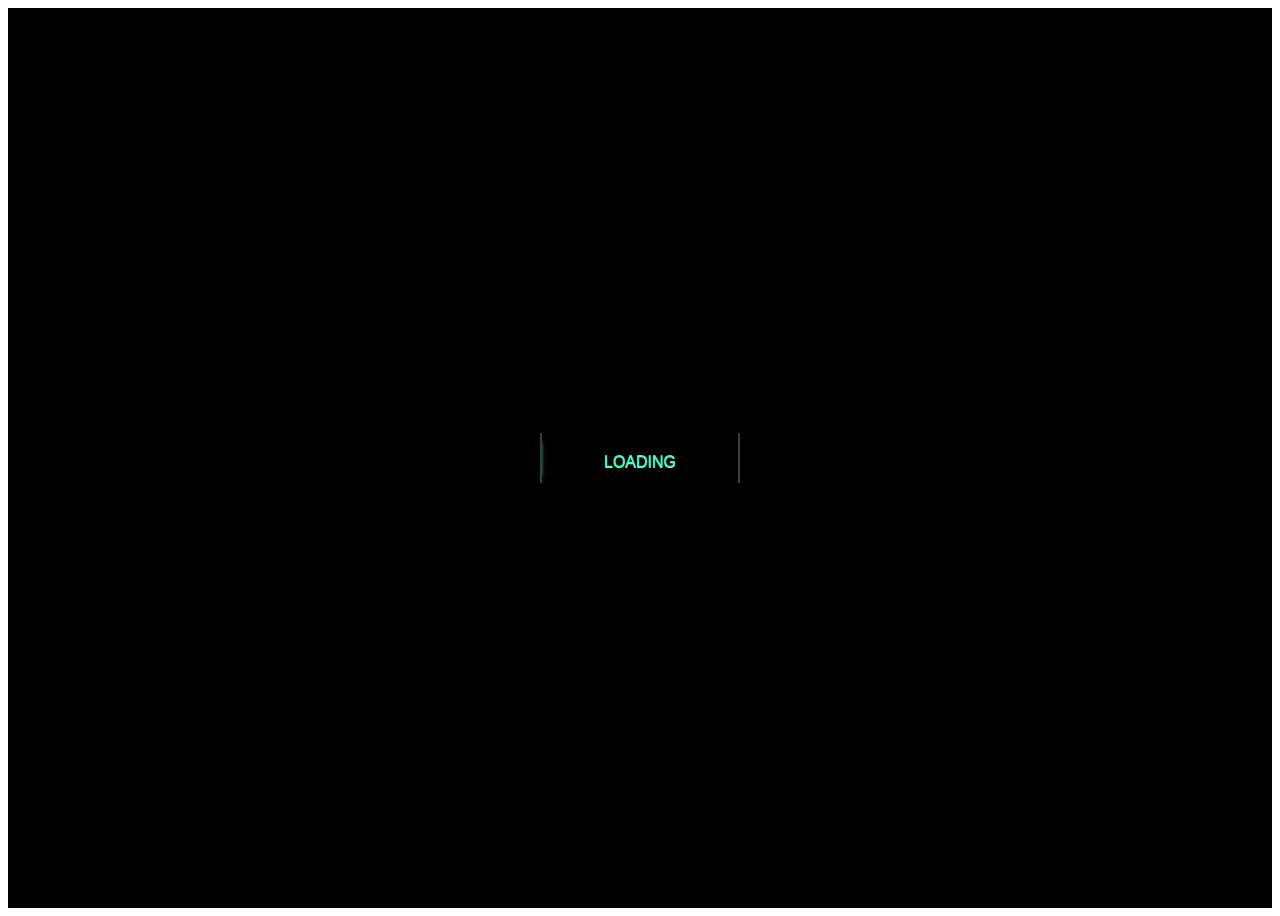
<file: loader.html>
<!DOCTYPE html>
<html lang="en">
  <head>
    <meta charset="UTF-8" />
    <meta name="viewport" content="width=device-width, initial-scale=1.0" />
    <title>Document</title>
  </head>
  <body>
  <div class="loader-parent">
    <div class="container">
        <div class="row">
          <div class="col-md-12">
            <div class="loader">
              <div class="loader-inner">
                <div class="box"></div>
                <div class="box2">LOADING</div>
              </div>
            </div>
          </div>
        </div>
      </div>
  </div>
  </body>
  <style>
    .loader-parent{
        background-color: black;
        display: flex;
        justify-content: center;
        align-items: center;
        margin: auto;
        height: 100vh
    }
        @import url("http://fonts.googleapis.com/css?family=Press+Start+2P");
    .loader-parent .loader{
        width: 200px;
        margin: 30px auto;
    }
    .loader-parent .loader-inner{
        overflow: hidden;
        height: 50px;
        border-left: 2px solid #3d3d3d;
        border-right: 2px solid #3d3d3d;
    }
    .loader-parent .box{
        position: relative;
        left: -200px;
        margin-top: 10px;
        width: 100%;
        height: 30px;
        background: #33ffbf;
        border: 1px solid #a3ffd9;
        box-shadow: 0px 0px 4px 1px #21ffb9;
        animation: preload-status-animate 1.5s infinite cubic-bezier(.75, 0, .25, 1);
    }
    .loader-parent .box2{
        opacity: 1;
        margin-top: -22px;
        width: 100%;
        height: 30px;
        font-family: "Press Start 2P", Arial, sans-serif;
        text-align: center;
        color:#35ffbf;
        text-shadow: 0px 1px #87ffe5;
        animation: preload-status-animate-2 1.5s infinite cubic-bezier(.75, 0, .25, 1);
    }
    @keyframes preload-status-animate {
        0% { -webkit-transform: translateX(0); transform: translateX(0) }
        100% { -webkit-transform: translateX(400px); transform: translateX(400px) }
    }
    @keyframes preload-status-animate-2 {
    0% { opacity: 1; }
    10% { opacity: 1; }
    50% { opacity: 0; }
    90% { opacity: 1; }
    }
  </style>
</html>
</file>
<file: assets/vendors/themify-icons/css/themify-icons.css>
@font-face {
	font-family: 'themify';
	src:url("../fonts/themify.eot?-fvbane");
	src:url("../fonts/themify.eot?#iefix-fvbane") format("embedded-opentype"),
		url("../fonts/themify.woff?-fvbane") format("woff"),
		url("../fonts/themify.ttf?-fvbane") format("truetype"),
		url("../fonts/themify.svg?-fvbane#themify") format("svg");
	font-weight: normal;
	font-style: normal;
}

[class^="ti-"], [class*=" ti-"] {
	font-family: 'themify';
	speak: none;
	font-style: normal;
	font-weight: normal;
	font-variant: normal;
	text-transform: none;
	line-height: 1;

	/* Better Font Rendering =========== */
	-webkit-font-smoothing: antialiased;
	-moz-osx-font-smoothing: grayscale;
}

.ti-wand:before {
	content: "\e600";
}
.ti-volume:before {
	content: "\e601";
}
.ti-user:before {
	content: "\e602";
}
.ti-unlock:before {
	content: "\e603";
}
.ti-unlink:before {
	content: "\e604";
}
.ti-trash:before {
	content: "\e605";
}
.ti-thought:before {
	content: "\e606";
}
.ti-target:before {
	content: "\e607";
}
.ti-tag:before {
	content: "\e608";
}
.ti-tablet:before {
	content: "\e609";
}
.ti-star:before {
	content: "\e60a";
}
.ti-spray:before {
	content: "\e60b";
}
.ti-signal:before {
	content: "\e60c";
}
.ti-shopping-cart:before {
	content: "\e60d";
}
.ti-shopping-cart-full:before {
	content: "\e60e";
}
.ti-settings:before {
	content: "\e60f";
}
.ti-search:before {
	content: "\e610";
}
.ti-zoom-in:before {
	content: "\e611";
}
.ti-zoom-out:before {
	content: "\e612";
}
.ti-cut:before {
	content: "\e613";
}
.ti-ruler:before {
	content: "\e614";
}
.ti-ruler-pencil:before {
	content: "\e615";
}
.ti-ruler-alt:before {
	content: "\e616";
}
.ti-bookmark:before {
	content: "\e617";
}
.ti-bookmark-alt:before {
	content: "\e618";
}
.ti-reload:before {
	content: "\e619";
}
.ti-plus:before {
	content: "\e61a";
}
.ti-pin:before {
	content: "\e61b";
}
.ti-pencil:before {
	content: "\e61c";
}
.ti-pencil-alt:before {
	content: "\e61d";
}
.ti-paint-roller:before {
	content: "\e61e";
}
.ti-paint-bucket:before {
	content: "\e61f";
}
.ti-na:before {
	content: "\e620";
}
.ti-mobile:before {
	content: "\e621";
}
.ti-minus:before {
	content: "\e622";
}
.ti-medall:before {
	content: "\e623";
}
.ti-medall-alt:before {
	content: "\e624";
}
.ti-marker:before {
	content: "\e625";
}
.ti-marker-alt:before {
	content: "\e626";
}
.ti-arrow-up:before {
	content: "\e627";
}
.ti-arrow-right:before {
	content: "\e628";
}
.ti-arrow-left:before {
	content: "\e629";
}
.ti-arrow-down:before {
	content: "\e62a";
}
.ti-lock:before {
	content: "\e62b";
}
.ti-location-arrow:before {
	content: "\e62c";
}
.ti-link:before {
	content: "\e62d";
}
.ti-layout:before {
	content: "\e62e";
}
.ti-layers:before {
	content: "\e62f";
}
.ti-layers-alt:before {
	content: "\e630";
}
.ti-key:before {
	content: "\e631";
}
.ti-import:before {
	content: "\e632";
}
.ti-image:before {
	content: "\e633";
}
.ti-heart:before {
	content: "\e634";
}
.ti-heart-broken:before {
	content: "\e635";
}
.ti-hand-stop:before {
	content: "\e636";
}
.ti-hand-open:before {
	content: "\e637";
}
.ti-hand-drag:before {
	content: "\e638";
}
.ti-folder:before {
	content: "\e639";
}
.ti-flag:before {
	content: "\e63a";
}
.ti-flag-alt:before {
	content: "\e63b";
}
.ti-flag-alt-2:before {
	content: "\e63c";
}
.ti-eye:before {
	content: "\e63d";
}
.ti-export:before {
	content: "\e63e";
}
.ti-exchange-vertical:before {
	content: "\e63f";
}
.ti-desktop:before {
	content: "\e640";
}
.ti-cup:before {
	content: "\e641";
}
.ti-crown:before {
	content: "\e642";
}
.ti-comments:before {
	content: "\e643";
}
.ti-comment:before {
	content: "\e644";
}
.ti-comment-alt:before {
	content: "\e645";
}
.ti-close:before {
	content: "\e646";
}
.ti-clip:before {
	content: "\e647";
}
.ti-angle-up:before {
	content: "\e648";
}
.ti-angle-right:before {
	content: "\e649";
}
.ti-angle-left:before {
	content: "\e64a";
}
.ti-angle-down:before {
	content: "\e64b";
}
.ti-check:before {
	content: "\e64c";
}
.ti-check-box:before {
	content: "\e64d";
}
.ti-camera:before {
	content: "\e64e";
}
.ti-announcement:before {
	content: "\e64f";
}
.ti-brush:before {
	content: "\e650";
}
.ti-briefcase:before {
	content: "\e651";
}
.ti-bolt:before {
	content: "\e652";
}
.ti-bolt-alt:before {
	content: "\e653";
}
.ti-blackboard:before {
	content: "\e654";
}
.ti-bag:before {
	content: "\e655";
}
.ti-move:before {
	content: "\e656";
}
.ti-arrows-vertical:before {
	content: "\e657";
}
.ti-arrows-horizontal:before {
	content: "\e658";
}
.ti-fullscreen:before {
	content: "\e659";
}
.ti-arrow-top-right:before {
	content: "\e65a";
}
.ti-arrow-top-left:before {
	content: "\e65b";
}
.ti-arrow-circle-up:before {
	content: "\e65c";
}
.ti-arrow-circle-right:before {
	content: "\e65d";
}
.ti-arrow-circle-left:before {
	content: "\e65e";
}
.ti-arrow-circle-down:before {
	content: "\e65f";
}
.ti-angle-double-up:before {
	content: "\e660";
}
.ti-angle-double-right:before {
	content: "\e661";
}
.ti-angle-double-left:before {
	content: "\e662";
}
.ti-angle-double-down:before {
	content: "\e663";
}
.ti-zip:before {
	content: "\e664";
}
.ti-world:before {
	content: "\e665";
}
.ti-wheelchair:before {
	content: "\e666";
}
.ti-view-list:before {
	content: "\e667";
}
.ti-view-list-alt:before {
	content: "\e668";
}
.ti-view-grid:before {
	content: "\e669";
}
.ti-uppercase:before {
	content: "\e66a";
}
.ti-upload:before {
	content: "\e66b";
}
.ti-underline:before {
	content: "\e66c";
}
.ti-truck:before {
	content: "\e66d";
}
.ti-timer:before {
	content: "\e66e";
}
.ti-ticket:before {
	content: "\e66f";
}
.ti-thumb-up:before {
	content: "\e670";
}
.ti-thumb-down:before {
	content: "\e671";
}
.ti-text:before {
	content: "\e672";
}
.ti-stats-up:before {
	content: "\e673";
}
.ti-stats-down:before {
	content: "\e674";
}
.ti-split-v:before {
	content: "\e675";
}
.ti-split-h:before {
	content: "\e676";
}
.ti-smallcap:before {
	content: "\e677";
}
.ti-shine:before {
	content: "\e678";
}
.ti-shift-right:before {
	content: "\e679";
}
.ti-shift-left:before {
	content: "\e67a";
}
.ti-shield:before {
	content: "\e67b";
}
.ti-notepad:before {
	content: "\e67c";
}
.ti-server:before {
	content: "\e67d";
}
.ti-quote-right:before {
	content: "\e67e";
}
.ti-quote-left:before {
	content: "\e67f";
}
.ti-pulse:before {
	content: "\e680";
}
.ti-printer:before {
	content: "\e681";
}
.ti-power-off:before {
	content: "\e682";
}
.ti-plug:before {
	content: "\e683";
}
.ti-pie-chart:before {
	content: "\e684";
}
.ti-paragraph:before {
	content: "\e685";
}
.ti-panel:before {
	content: "\e686";
}
.ti-package:before {
	content: "\e687";
}
.ti-music:before {
	content: "\e688";
}
.ti-music-alt:before {
	content: "\e689";
}
.ti-mouse:before {
	content: "\e68a";
}
.ti-mouse-alt:before {
	content: "\e68b";
}
.ti-money:before {
	content: "\e68c";
}
.ti-microphone:before {
	content: "\e68d";
}
.ti-menu:before {
	content: "\e68e";
}
.ti-menu-alt:before {
	content: "\e68f";
}
.ti-map:before {
	content: "\e690";
}
.ti-map-alt:before {
	content: "\e691";
}
.ti-loop:before {
	content: "\e692";
}
.ti-location-pin:before {
	content: "\e693";
}
.ti-list:before {
	content: "\e694";
}
.ti-light-bulb:before {
	content: "\e695";
}
.ti-Italic:before {
	content: "\e696";
}
.ti-info:before {
	content: "\e697";
}
.ti-infinite:before {
	content: "\e698";
}
.ti-id-badge:before {
	content: "\e699";
}
.ti-hummer:before {
	content: "\e69a";
}
.ti-home:before {
	content: "\e69b";
}
.ti-help:before {
	content: "\e69c";
}
.ti-headphone:before {
	content: "\e69d";
}
.ti-harddrives:before {
	content: "\e69e";
}
.ti-harddrive:before {
	content: "\e69f";
}
.ti-gift:before {
	content: "\e6a0";
}
.ti-game:before {
	content: "\e6a1";
}
.ti-filter:before {
	content: "\e6a2";
}
.ti-files:before {
	content: "\e6a3";
}
.ti-file:before {
	content: "\e6a4";
}
.ti-eraser:before {
	content: "\e6a5";
}
.ti-envelope:before {
	content: "\e6a6";
}
.ti-download:before {
	content: "\e6a7";
}
.ti-direction:before {
	content: "\e6a8";
}
.ti-direction-alt:before {
	content: "\e6a9";
}
.ti-dashboard:before {
	content: "\e6aa";
}
.ti-control-stop:before {
	content: "\e6ab";
}
.ti-control-shuffle:before {
	content: "\e6ac";
}
.ti-control-play:before {
	content: "\e6ad";
}
.ti-control-pause:before {
	content: "\e6ae";
}
.ti-control-forward:before {
	content: "\e6af";
}
.ti-control-backward:before {
	content: "\e6b0";
}
.ti-cloud:before {
	content: "\e6b1";
}
.ti-cloud-up:before {
	content: "\e6b2";
}
.ti-cloud-down:before {
	content: "\e6b3";
}
.ti-clipboard:before {
	content: "\e6b4";
}
.ti-car:before {
	content: "\e6b5";
}
.ti-calendar:before {
	content: "\e6b6";
}
.ti-book:before {
	content: "\e6b7";
}
.ti-bell:before {
	content: "\e6b8";
}
.ti-basketball:before {
	content: "\e6b9";
}
.ti-bar-chart:before {
	content: "\e6ba";
}
.ti-bar-chart-alt:before {
	content: "\e6bb";
}
.ti-back-right:before {
	content: "\e6bc";
}
.ti-back-left:before {
	content: "\e6bd";
}
.ti-arrows-corner:before {
	content: "\e6be";
}
.ti-archive:before {
	content: "\e6bf";
}
.ti-anchor:before {
	content: "\e6c0";
}
.ti-align-right:before {
	content: "\e6c1";
}
.ti-align-left:before {
	content: "\e6c2";
}
.ti-align-justify:before {
	content: "\e6c3";
}
.ti-align-center:before {
	content: "\e6c4";
}
.ti-alert:before {
	content: "\e6c5";
}
.ti-alarm-clock:before {
	content: "\e6c6";
}
.ti-agenda:before {
	content: "\e6c7";
}
.ti-write:before {
	content: "\e6c8";
}
.ti-window:before {
	content: "\e6c9";
}
.ti-widgetized:before {
	content: "\e6ca";
}
.ti-widget:before {
	content: "\e6cb";
}
.ti-widget-alt:before {
	content: "\e6cc";
}
.ti-wallet:before {
	content: "\e6cd";
}
.ti-video-clapper:before {
	content: "\e6ce";
}
.ti-video-camera:before {
	content: "\e6cf";
}
.ti-vector:before {
	content: "\e6d0";
}
.ti-themify-logo:before {
	content: "\e6d1";
}
.ti-themify-favicon:before {
	content: "\e6d2";
}
.ti-themify-favicon-alt:before {
	content: "\e6d3";
}
.ti-support:before {
	content: "\e6d4";
}
.ti-stamp:before {
	content: "\e6d5";
}
.ti-split-v-alt:before {
	content: "\e6d6";
}
.ti-slice:before {
	content: "\e6d7";
}
.ti-shortcode:before {
	content: "\e6d8";
}
.ti-shift-right-alt:before {
	content: "\e6d9";
}
.ti-shift-left-alt:before {
	content: "\e6da";
}
.ti-ruler-alt-2:before {
	content: "\e6db";
}
.ti-receipt:before {
	content: "\e6dc";
}
.ti-pin2:before {
	content: "\e6dd";
}
.ti-pin-alt:before {
	content: "\e6de";
}
.ti-pencil-alt2:before {
	content: "\e6df";
}
.ti-palette:before {
	content: "\e6e0";
}
.ti-more:before {
	content: "\e6e1";
}
.ti-more-alt:before {
	content: "\e6e2";
}
.ti-microphone-alt:before {
	content: "\e6e3";
}
.ti-magnet:before {
	content: "\e6e4";
}
.ti-line-double:before {
	content: "\e6e5";
}
.ti-line-dotted:before {
	content: "\e6e6";
}
.ti-line-dashed:before {
	content: "\e6e7";
}
.ti-layout-width-full:before {
	content: "\e6e8";
}
.ti-layout-width-default:before {
	content: "\e6e9";
}
.ti-layout-width-default-alt:before {
	content: "\e6ea";
}
.ti-layout-tab:before {
	content: "\e6eb";
}
.ti-layout-tab-window:before {
	content: "\e6ec";
}
.ti-layout-tab-v:before {
	content: "\e6ed";
}
.ti-layout-tab-min:before {
	content: "\e6ee";
}
.ti-layout-slider:before {
	content: "\e6ef";
}
.ti-layout-slider-alt:before {
	content: "\e6f0";
}
.ti-layout-sidebar-right:before {
	content: "\e6f1";
}
.ti-layout-sidebar-none:before {
	content: "\e6f2";
}
.ti-layout-sidebar-left:before {
	content: "\e6f3";
}
.ti-layout-placeholder:before {
	content: "\e6f4";
}
.ti-layout-menu:before {
	content: "\e6f5";
}
.ti-layout-menu-v:before {
	content: "\e6f6";
}
.ti-layout-menu-separated:before {
	content: "\e6f7";
}
.ti-layout-menu-full:before {
	content: "\e6f8";
}
.ti-layout-media-right-alt:before {
	content: "\e6f9";
}
.ti-layout-media-right:before {
	content: "\e6fa";
}
.ti-layout-media-overlay:before {
	content: "\e6fb";
}
.ti-layout-media-overlay-alt:before {
	content: "\e6fc";
}
.ti-layout-media-overlay-alt-2:before {
	content: "\e6fd";
}
.ti-layout-media-left-alt:before {
	content: "\e6fe";
}
.ti-layout-media-left:before {
	content: "\e6ff";
}
.ti-layout-media-center-alt:before {
	content: "\e700";
}
.ti-layout-media-center:before {
	content: "\e701";
}
.ti-layout-list-thumb:before {
	content: "\e702";
}
.ti-layout-list-thumb-alt:before {
	content: "\e703";
}
.ti-layout-list-post:before {
	content: "\e704";
}
.ti-layout-list-large-image:before {
	content: "\e705";
}
.ti-layout-line-solid:before {
	content: "\e706";
}
.ti-layout-grid4:before {
	content: "\e707";
}
.ti-layout-grid3:before {
	content: "\e708";
}
.ti-layout-grid2:before {
	content: "\e709";
}
.ti-layout-grid2-thumb:before {
	content: "\e70a";
}
.ti-layout-cta-right:before {
	content: "\e70b";
}
.ti-layout-cta-left:before {
	content: "\e70c";
}
.ti-layout-cta-center:before {
	content: "\e70d";
}
.ti-layout-cta-btn-right:before {
	content: "\e70e";
}
.ti-layout-cta-btn-left:before {
	content: "\e70f";
}
.ti-layout-column4:before {
	content: "\e710";
}
.ti-layout-column3:before {
	content: "\e711";
}
.ti-layout-column2:before {
	content: "\e712";
}
.ti-layout-accordion-separated:before {
	content: "\e713";
}
.ti-layout-accordion-merged:before {
	content: "\e714";
}
.ti-layout-accordion-list:before {
	content: "\e715";
}
.ti-ink-pen:before {
	content: "\e716";
}
.ti-info-alt:before {
	content: "\e717";
}
.ti-help-alt:before {
	content: "\e718";
}
.ti-headphone-alt:before {
	content: "\e719";
}
.ti-hand-point-up:before {
	content: "\e71a";
}
.ti-hand-point-right:before {
	content: "\e71b";
}
.ti-hand-point-left:before {
	content: "\e71c";
}
.ti-hand-point-down:before {
	content: "\e71d";
}
.ti-gallery:before {
	content: "\e71e";
}
.ti-face-smile:before {
	content: "\e71f";
}
.ti-face-sad:before {
	content: "\e720";
}
.ti-credit-card:before {
	content: "\e721";
}
.ti-control-skip-forward:before {
	content: "\e722";
}
.ti-control-skip-backward:before {
	content: "\e723";
}
.ti-control-record:before {
	content: "\e724";
}
.ti-control-eject:before {
	content: "\e725";
}
.ti-comments-smiley:before {
	content: "\e726";
}
.ti-brush-alt:before {
	content: "\e727";
}
.ti-youtube:before {
	content: "\e728";
}
.ti-vimeo:before {
	content: "\e729";
}
.ti-twitter:before {
	content: "\e72a";
}
.ti-time:before {
	content: "\e72b";
}
.ti-tumblr:before {
	content: "\e72c";
}
.ti-skype:before {
	content: "\e72d";
}
.ti-share:before {
	content: "\e72e";
}
.ti-share-alt:before {
	content: "\e72f";
}
.ti-rocket:before {
	content: "\e730";
}
.ti-pinterest:before {
	content: "\e731";
}
.ti-new-window:before {
	content: "\e732";
}
.ti-microsoft:before {
	content: "\e733";
}
.ti-list-ol:before {
	content: "\e734";
}
.ti-linkedin:before {
	content: "\e735";
}
.ti-layout-sidebar-2:before {
	content: "\e736";
}
.ti-layout-grid4-alt:before {
	content: "\e737";
}
.ti-layout-grid3-alt:before {
	content: "\e738";
}
.ti-layout-grid2-alt:before {
	content: "\e739";
}
.ti-layout-column4-alt:before {
	content: "\e73a";
}
.ti-layout-column3-alt:before {
	content: "\e73b";
}
.ti-layout-column2-alt:before {
	content: "\e73c";
}
.ti-instagram:before {
	content: "\e73d";
}
.ti-google:before {
	content: "\e73e";
}
.ti-github:before {
	content: "\e73f";
}
.ti-flickr:before {
	content: "\e740";
}
.ti-facebook:before {
	content: "\e741";
}
.ti-dropbox:before {
	content: "\e742";
}
.ti-dribbble:before {
	content: "\e743";
}
.ti-apple:before {
	content: "\e744";
}
.ti-android:before {
	content: "\e745";
}
.ti-save:before {
	content: "\e746";
}
.ti-save-alt:before {
	content: "\e747";
}
.ti-yahoo:before {
	content: "\e748";
}
.ti-wordpress:before {
	content: "\e749";
}
.ti-vimeo-alt:before {
	content: "\e74a";
}
.ti-twitter-alt:before {
	content: "\e74b";
}
.ti-tumblr-alt:before {
	content: "\e74c";
}
.ti-trello:before {
	content: "\e74d";
}
.ti-stack-overflow:before {
	content: "\e74e";
}
.ti-soundcloud:before {
	content: "\e74f";
}
.ti-sharethis:before {
	content: "\e750";
}
.ti-sharethis-alt:before {
	content: "\e751";
}
.ti-reddit:before {
	content: "\e752";
}
.ti-pinterest-alt:before {
	content: "\e753";
}
.ti-microsoft-alt:before {
	content: "\e754";
}
.ti-linux:before {
	content: "\e755";
}
.ti-jsfiddle:before {
	content: "\e756";
}
.ti-joomla:before {
	content: "\e757";
}
.ti-html5:before {
	content: "\e758";
}
.ti-flickr-alt:before {
	content: "\e759";
}
.ti-email:before {
	content: "\e75a";
}
.ti-drupal:before {
	content: "\e75b";
}
.ti-dropbox-alt:before {
	content: "\e75c";
}
.ti-css3:before {
	content: "\e75d";
}
.ti-rss:before {
	content: "\e75e";
}
.ti-rss-alt:before {
	content: "\e75f";
}
</file>
<file: assets/css/johndoe.css>
@charset "UTF-8";
/*!
=========================================================
* JohnDoe Landing page
=========================================================

* Copyright: 2019 DevCRUD (https://devcrud.com)
* Licensed: (https://devcrud.com/licenses)
* Coded by www.devcrud.com

=========================================================

* The above copyright notice and this permission notice shall be included in all copies or substantial portions of the Software.
*/
@import url("https://fonts.googleapis.com/css?family=Source+Sans+Pro:200,200i,300,300i,400,400i,600,600i,700,700i,900,900i&display=swap");
:root {
  --blue: #79A9F5;
  --indigo: #C45F90;
  --purple: #A16AE8;
  --pink: #FC8BC0;
  --red: #088395;
  --orange: #FF8882;
  --yellow: #FAD02C;
  --green: #A3C14A;
  --teal: #20c997;
  --cyan: #47D8E0;
  --white: #fff;
  --gray: #6c757d;
  --gray-dark: #343a40;
  --primary: #088395;
  --secondary: #6c757d;
  --success: #A3C14A;
  --info: #47D8E0;
  --warning: #FF8882;
  --danger: #088395;
  --light: #f8f9fa;
  --dark: #343a40;
  --breakpoint-xs: 0;
  --breakpoint-sm: 576px;
  --breakpoint-md: 768px;
  --breakpoint-lg: 992px;
  --breakpoint-xl: 1200px;
  --font-family-sans-serif: "Source Sans Pro", sans-serif;
  --font-family-monospace: SFMono-Regular, Menlo, Monaco, Consolas, "Liberation Mono", "Courier New", monospace;
}

*,
*::before,
*::after {
  box-sizing: border-box;
}

html {
  font-family: sans-serif;
  line-height: 1.15;
  -webkit-text-size-adjust: 100%;
  -webkit-tap-highlight-color: rgba(0, 0, 0, 0);
}

article, aside, figcaption, figure, footer, header, hgroup, main, nav, section {
  display: block;
}

body {
  margin: 0;
  font-family: "Source Sans Pro", sans-serif;
  font-size: 1rem;
  font-weight: 400;
  line-height: 1.5;
  color: #212529;
  text-align: left;
  background-color: #fff;
}

[tabindex="-1"]:focus {
  outline: 0 !important;
}

hr {
  box-sizing: content-box;
  height: 0;
  overflow: visible;
}

h1, h2, h3, h4, h5, h6 {
  margin-top: 0;
  margin-bottom: 0.5rem;
}

p {
  margin-top: 0;
  margin-bottom: 1rem;
}

abbr[title],
abbr[data-original-title] {
  text-decoration: underline;
  -webkit-text-decoration: underline dotted;
          text-decoration: underline dotted;
  cursor: help;
  border-bottom: 0;
  -webkit-text-decoration-skip-ink: none;
          text-decoration-skip-ink: none;
}

address {
  margin-bottom: 1rem;
  font-style: normal;
  line-height: inherit;
}

ol,
ul,
dl {
  margin-top: 0;
  margin-bottom: 1rem;
}

ol ol,
ul ul,
ol ul,
ul ol {
  margin-bottom: 0;
}

dt {
  font-weight: 700;
}

dd {
  margin-bottom: .5rem;
  margin-left: 0;
}

blockquote {
  margin: 0 0 1rem;
}

b,
strong {
  font-weight: bolder;
}

small {
  font-size: 80%;
}

sub,
sup {
  position: relative;
  font-size: 75%;
  line-height: 0;
  vertical-align: baseline;
}

sub {
  bottom: -.25em;
}

sup {
  top: -.5em;
}

a {
  color: #088395;
  text-decoration: none;
  background-color: transparent;
}

a:hover {
  color: #088395;
  text-decoration: none;
}

a:not([href]):not([tabindex]) {
  color: inherit;
  text-decoration: none;
}

a:not([href]):not([tabindex]):hover, a:not([href]):not([tabindex]):focus {
  color: inherit;
  text-decoration: none;
}

a:not([href]):not([tabindex]):focus {
  outline: 0;
}

pre,
code,
kbd,
samp {
  font-family: SFMono-Regular, Menlo, Monaco, Consolas, "Liberation Mono", "Courier New", monospace;
  font-size: 1em;
}

pre {
  margin-top: 0;
  margin-bottom: 1rem;
  overflow: auto;
}

figure {
  margin: 0 0 1rem;
}

img {
  vertical-align: middle;
  border-style: none;
}

svg {
  overflow: hidden;
  vertical-align: middle;
}

table {
  border-collapse: collapse;
}

caption {
  padding-top: 0.75rem;
  padding-bottom: 0.75rem;
  color: #6c757d;
  text-align: left;
  caption-side: bottom;
}

th {
  text-align: inherit;
}

label {
  display: inline-block;
  margin-bottom: 0.5rem;
}

button {
  border-radius: 0;
}

button:focus {
  outline: 1px dotted;
  outline: 5px auto -webkit-focus-ring-color;
}

input,
button,
select,
optgroup,
textarea {
  margin: 0;
  font-family: inherit;
  font-size: inherit;
  line-height: inherit;
}

button,
input {
  overflow: visible;
}

button,
select {
  text-transform: none;
}

select {
  word-wrap: normal;
}

button,
[type="button"],
[type="reset"],
[type="submit"] {
  -webkit-appearance: button;
}

button:not(:disabled),
[type="button"]:not(:disabled),
[type="reset"]:not(:disabled),
[type="submit"]:not(:disabled) {
  cursor: pointer;
}

button::-moz-focus-inner,
[type="button"]::-moz-focus-inner,
[type="reset"]::-moz-focus-inner,
[type="submit"]::-moz-focus-inner {
  padding: 0;
  border-style: none;
}

input[type="radio"],
input[type="checkbox"] {
  box-sizing: border-box;
  padding: 0;
}

input[type="date"],
input[type="time"],
input[type="datetime-local"],
input[type="month"] {
  -webkit-appearance: listbox;
}

textarea {
  overflow: auto;
  resize: vertical;
}

fieldset {
  min-width: 0;
  padding: 0;
  margin: 0;
  border: 0;
}

legend {
  display: block;
  width: 100%;
  max-width: 100%;
  padding: 0;
  margin-bottom: .5rem;
  font-size: 1.5rem;
  line-height: inherit;
  color: inherit;
  white-space: normal;
}

progress {
  vertical-align: baseline;
}

[type="number"]::-webkit-inner-spin-button,
[type="number"]::-webkit-outer-spin-button {
  height: auto;
}

[type="search"] {
  outline-offset: -2px;
  -webkit-appearance: none;
}

[type="search"]::-webkit-search-decoration {
  -webkit-appearance: none;
}

::-webkit-file-upload-button {
  font: inherit;
  -webkit-appearance: button;
}

output {
  display: inline-block;
}

summary {
  display: list-item;
  cursor: pointer;
}

template {
  display: none;
}

[hidden] {
  display: none !important;
}

h1, h2, h3, h4, h5, h6,
.h1, .h2, .h3, .h4, .h5, .h6 {
  margin-bottom: 0.5rem;
  font-family: "Dosis", sans-serif;
  font-weight: 500;
  line-height: 1.2;
}

h1, .h1 {
  font-size: 2.5rem;
}

h2, .h2 {
  font-size: 2rem;
}

h3, .h3 {
  font-size: 1.75rem;
}

h4, .h4 {
  font-size: 1.5rem;
}

h5, .h5 {
  font-size: 1.25rem;
}

h6, .h6 {
  font-size: 1rem;
}

.lead {
  font-size: 1.25rem;
  font-weight: 300;
}

.display-1 {
  font-size: 6rem;
  font-weight: 300;
  line-height: 1.2;
}

.display-2 {
  font-size: 5.5rem;
  font-weight: 300;
  line-height: 1.2;
}

.display-3 {
  font-size: 4.5rem;
  font-weight: 300;
  line-height: 1.2;
}

.display-4 {
  font-size: 3.5rem;
  font-weight: 300;
  line-height: 1.2;
}

hr {
  margin-top: 1rem;
  margin-bottom: 1rem;
  border: 0;
  border-top: 1px solid rgba(0, 0, 0, 0.1);
}

small,
.small {
  font-size: 80%;
  font-weight: 400;
}

mark,
.mark {
  padding: 0.2em;
  background-color: #fcf8e3;
}

.list-unstyled {
  padding-left: 0;
  list-style: none;
}

.list-inline {
  padding-left: 0;
  list-style: none;
}

.list-inline-item {
  display: inline-block;
}

.list-inline-item:not(:last-child) {
  margin-right: 0.5rem;
}

.initialism {
  font-size: 90%;
  text-transform: uppercase;
}

.blockquote {
  margin-bottom: 1rem;
  font-size: 1.25rem;
}

.blockquote-footer {
  display: block;
  font-size: 80%;
  color: #6c757d;
}

.blockquote-footer::before {
  content: "\2014\00A0";
}

.img-fluid {
  max-width: 100%;
  height: auto;
}

.img-thumbnail {
  padding: 0.25rem;
  background-color: #fff;
  border: 1px solid #dee2e6;
  border-radius: 0.25rem;
  max-width: 100%;
  height: auto;
}

.figure {
  display: inline-block;
}

.figure-img {
  margin-bottom: 0.5rem;
  line-height: 1;
}

.figure-caption {
  font-size: 90%;
  color: #6c757d;
}

code {
  font-size: 87.5%;
  color: #FC8BC0;
  word-break: break-word;
}

a > code {
  color: inherit;
}

kbd {
  padding: 0.2rem 0.4rem;
  font-size: 87.5%;
  color: #fff;
  background-color: #212529;
  border-radius: 0.2rem;
}

kbd kbd {
  padding: 0;
  font-size: 100%;
  font-weight: 700;
}

pre {
  display: block;
  font-size: 87.5%;
  color: #212529;
}

pre code {
  font-size: inherit;
  color: inherit;
  word-break: normal;
}

.pre-scrollable {
  max-height: 340px;
  overflow-y: scroll;
}

.container {
  width: 100%;
  padding-right: 15px;
  padding-left: 15px;
  margin-right: auto;
  margin-left: auto;
}

@media (min-width: 576px) {
  .container {
    max-width: 540px;
  }
}

@media (min-width: 768px) {
  .container {
    max-width: 720px;
  }
}

@media (min-width: 992px) {
  .container {
    max-width: 960px;
  }
}

@media (min-width: 1200px) {
  .container {
    max-width: 1140px;
  }
}

.container-fluid {
  width: 100%;
  padding-right: 15px;
  padding-left: 15px;
  margin-right: auto;
  margin-left: auto;
}

.row {
  display: -webkit-box;
  display: -webkit-flex;
  display: -ms-flexbox;
  display: flex;
  -webkit-flex-wrap: wrap;
      -ms-flex-wrap: wrap;
          flex-wrap: wrap;
  margin-right: -15px;
  margin-left: -15px;
}

.no-gutters {
  margin-right: 0;
  margin-left: 0;
}

.no-gutters > .col,
.no-gutters > [class*="col-"] {
  padding-right: 0;
  padding-left: 0;
}

.col-1, .col-2, .col-3, .col-4, .col-5, .col-6, .col-7, .col-8, .col-9, .col-10, .col-11, .col-12, .col,
.col-auto, .col-sm-1, .col-sm-2, .col-sm-3, .col-sm-4, .col-sm-5, .col-sm-6, .col-sm-7, .col-sm-8, .col-sm-9, .col-sm-10, .col-sm-11, .col-sm-12, .col-sm,
.col-sm-auto, .col-md-1, .col-md-2, .col-md-3, .col-md-4, .col-md-5, .col-md-6, .col-md-7, .col-md-8, .col-md-9, .col-md-10, .col-md-11, .col-md-12, .col-md,
.col-md-auto, .col-lg-1, .col-lg-2, .col-lg-3, .col-lg-4, .col-lg-5, .col-lg-6, .col-lg-7, .col-lg-8, .col-lg-9, .col-lg-10, .col-lg-11, .col-lg-12, .col-lg,
.col-lg-auto, .col-xl-1, .col-xl-2, .col-xl-3, .col-xl-4, .col-xl-5, .col-xl-6, .col-xl-7, .col-xl-8, .col-xl-9, .col-xl-10, .col-xl-11, .col-xl-12, .col-xl,
.col-xl-auto {
  position: relative;
  width: 100%;
  padding-right: 15px;
  padding-left: 15px;
}

.col {
  -webkit-flex-basis: 0;
      -ms-flex-preferred-size: 0;
          flex-basis: 0;
  -webkit-box-flex: 1;
  -webkit-flex-grow: 1;
      -ms-flex-positive: 1;
          flex-grow: 1;
  max-width: 100%;
}

.col-auto {
  -webkit-box-flex: 0;
  -webkit-flex: 0 0 auto;
      -ms-flex: 0 0 auto;
          flex: 0 0 auto;
  width: auto;
  max-width: 100%;
}

.col-1 {
  -webkit-box-flex: 0;
  -webkit-flex: 0 0 8.33333%;
      -ms-flex: 0 0 8.33333%;
          flex: 0 0 8.33333%;
  max-width: 8.33333%;
}

.col-2 {
  -webkit-box-flex: 0;
  -webkit-flex: 0 0 16.66667%;
      -ms-flex: 0 0 16.66667%;
          flex: 0 0 16.66667%;
  max-width: 16.66667%;
}

.col-3 {
  -webkit-box-flex: 0;
  -webkit-flex: 0 0 25%;
      -ms-flex: 0 0 25%;
          flex: 0 0 25%;
  max-width: 25%;
}

.col-4 {
  -webkit-box-flex: 0;
  -webkit-flex: 0 0 33.33333%;
      -ms-flex: 0 0 33.33333%;
          flex: 0 0 33.33333%;
  max-width: 33.33333%;
}

.col-5 {
  -webkit-box-flex: 0;
  -webkit-flex: 0 0 41.66667%;
      -ms-flex: 0 0 41.66667%;
          flex: 0 0 41.66667%;
  max-width: 41.66667%;
}

.col-6 {
  -webkit-box-flex: 0;
  -webkit-flex: 0 0 50%;
      -ms-flex: 0 0 50%;
          flex: 0 0 50%;
  max-width: 50%;
}

.col-7 {
  -webkit-box-flex: 0;
  -webkit-flex: 0 0 58.33333%;
      -ms-flex: 0 0 58.33333%;
          flex: 0 0 58.33333%;
  max-width: 58.33333%;
}

.col-8 {
  -webkit-box-flex: 0;
  -webkit-flex: 0 0 66.66667%;
      -ms-flex: 0 0 66.66667%;
          flex: 0 0 66.66667%;
  max-width: 66.66667%;
}

.col-9 {
  -webkit-box-flex: 0;
  -webkit-flex: 0 0 75%;
      -ms-flex: 0 0 75%;
          flex: 0 0 75%;
  max-width: 75%;
}

.col-10 {
  -webkit-box-flex: 0;
  -webkit-flex: 0 0 83.33333%;
      -ms-flex: 0 0 83.33333%;
          flex: 0 0 83.33333%;
  max-width: 83.33333%;
}

.col-11 {
  -webkit-box-flex: 0;
  -webkit-flex: 0 0 91.66667%;
      -ms-flex: 0 0 91.66667%;
          flex: 0 0 91.66667%;
  max-width: 91.66667%;
}

.col-12 {
  -webkit-box-flex: 0;
  -webkit-flex: 0 0 100%;
      -ms-flex: 0 0 100%;
          flex: 0 0 100%;
  max-width: 100%;
}

.order-first {
  -webkit-box-ordinal-group: 0;
  -webkit-order: -1;
      -ms-flex-order: -1;
          order: -1;
}

.order-last {
  -webkit-box-ordinal-group: 14;
  -webkit-order: 13;
      -ms-flex-order: 13;
          order: 13;
}

.order-0 {
  -webkit-box-ordinal-group: 1;
  -webkit-order: 0;
      -ms-flex-order: 0;
          order: 0;
}

.order-1 {
  -webkit-box-ordinal-group: 2;
  -webkit-order: 1;
      -ms-flex-order: 1;
          order: 1;
}

.order-2 {
  -webkit-box-ordinal-group: 3;
  -webkit-order: 2;
      -ms-flex-order: 2;
          order: 2;
}

.order-3 {
  -webkit-box-ordinal-group: 4;
  -webkit-order: 3;
      -ms-flex-order: 3;
          order: 3;
}

.order-4 {
  -webkit-box-ordinal-group: 5;
  -webkit-order: 4;
      -ms-flex-order: 4;
          order: 4;
}

.order-5 {
  -webkit-box-ordinal-group: 6;
  -webkit-order: 5;
      -ms-flex-order: 5;
          order: 5;
}

.order-6 {
  -webkit-box-ordinal-group: 7;
  -webkit-order: 6;
      -ms-flex-order: 6;
          order: 6;
}

.order-7 {
  -webkit-box-ordinal-group: 8;
  -webkit-order: 7;
      -ms-flex-order: 7;
          order: 7;
}

.order-8 {
  -webkit-box-ordinal-group: 9;
  -webkit-order: 8;
      -ms-flex-order: 8;
          order: 8;
}

.order-9 {
  -webkit-box-ordinal-group: 10;
  -webkit-order: 9;
      -ms-flex-order: 9;
          order: 9;
}

.order-10 {
  -webkit-box-ordinal-group: 11;
  -webkit-order: 10;
      -ms-flex-order: 10;
          order: 10;
}

.order-11 {
  -webkit-box-ordinal-group: 12;
  -webkit-order: 11;
      -ms-flex-order: 11;
          order: 11;
}

.order-12 {
  -webkit-box-ordinal-group: 13;
  -webkit-order: 12;
      -ms-flex-order: 12;
          order: 12;
}

.offset-1 {
  margin-left: 8.33333%;
}

.offset-2 {
  margin-left: 16.66667%;
}

.offset-3 {
  margin-left: 25%;
}

.offset-4 {
  margin-left: 33.33333%;
}

.offset-5 {
  margin-left: 41.66667%;
}

.offset-6 {
  margin-left: 50%;
}

.offset-7 {
  margin-left: 58.33333%;
}

.offset-8 {
  margin-left: 66.66667%;
}

.offset-9 {
  margin-left: 75%;
}

.offset-10 {
  margin-left: 83.33333%;
}

.offset-11 {
  margin-left: 91.66667%;
}

@media (min-width: 576px) {
  .col-sm {
    -webkit-flex-basis: 0;
        -ms-flex-preferred-size: 0;
            flex-basis: 0;
    -webkit-box-flex: 1;
    -webkit-flex-grow: 1;
        -ms-flex-positive: 1;
            flex-grow: 1;
    max-width: 100%;
  }
  .col-sm-auto {
    -webkit-box-flex: 0;
    -webkit-flex: 0 0 auto;
        -ms-flex: 0 0 auto;
            flex: 0 0 auto;
    width: auto;
    max-width: 100%;
  }
  .col-sm-1 {
    -webkit-box-flex: 0;
    -webkit-flex: 0 0 8.33333%;
        -ms-flex: 0 0 8.33333%;
            flex: 0 0 8.33333%;
    max-width: 8.33333%;
  }
  .col-sm-2 {
    -webkit-box-flex: 0;
    -webkit-flex: 0 0 16.66667%;
        -ms-flex: 0 0 16.66667%;
            flex: 0 0 16.66667%;
    max-width: 16.66667%;
  }
  .col-sm-3 {
    -webkit-box-flex: 0;
    -webkit-flex: 0 0 25%;
        -ms-flex: 0 0 25%;
            flex: 0 0 25%;
    max-width: 25%;
  }
  .col-sm-4 {
    -webkit-box-flex: 0;
    -webkit-flex: 0 0 33.33333%;
        -ms-flex: 0 0 33.33333%;
            flex: 0 0 33.33333%;
    max-width: 33.33333%;
  }
  .col-sm-5 {
    -webkit-box-flex: 0;
    -webkit-flex: 0 0 41.66667%;
        -ms-flex: 0 0 41.66667%;
            flex: 0 0 41.66667%;
    max-width: 41.66667%;
  }
  .col-sm-6 {
    -webkit-box-flex: 0;
    -webkit-flex: 0 0 50%;
        -ms-flex: 0 0 50%;
            flex: 0 0 50%;
    max-width: 50%;
  }
  .col-sm-7 {
    -webkit-box-flex: 0;
    -webkit-flex: 0 0 58.33333%;
        -ms-flex: 0 0 58.33333%;
            flex: 0 0 58.33333%;
    max-width: 58.33333%;
  }
  .col-sm-8 {
    -webkit-box-flex: 0;
    -webkit-flex: 0 0 66.66667%;
        -ms-flex: 0 0 66.66667%;
            flex: 0 0 66.66667%;
    max-width: 66.66667%;
  }
  .col-sm-9 {
    -webkit-box-flex: 0;
    -webkit-flex: 0 0 75%;
        -ms-flex: 0 0 75%;
            flex: 0 0 75%;
    max-width: 75%;
  }
  .col-sm-10 {
    -webkit-box-flex: 0;
    -webkit-flex: 0 0 83.33333%;
        -ms-flex: 0 0 83.33333%;
            flex: 0 0 83.33333%;
    max-width: 83.33333%;
  }
  .col-sm-11 {
    -webkit-box-flex: 0;
    -webkit-flex: 0 0 91.66667%;
        -ms-flex: 0 0 91.66667%;
            flex: 0 0 91.66667%;
    max-width: 91.66667%;
  }
  .col-sm-12 {
    -webkit-box-flex: 0;
    -webkit-flex: 0 0 100%;
        -ms-flex: 0 0 100%;
            flex: 0 0 100%;
    max-width: 100%;
  }
  .order-sm-first {
    -webkit-box-ordinal-group: 0;
    -webkit-order: -1;
        -ms-flex-order: -1;
            order: -1;
  }
  .order-sm-last {
    -webkit-box-ordinal-group: 14;
    -webkit-order: 13;
        -ms-flex-order: 13;
            order: 13;
  }
  .order-sm-0 {
    -webkit-box-ordinal-group: 1;
    -webkit-order: 0;
        -ms-flex-order: 0;
            order: 0;
  }
  .order-sm-1 {
    -webkit-box-ordinal-group: 2;
    -webkit-order: 1;
        -ms-flex-order: 1;
            order: 1;
  }
  .order-sm-2 {
    -webkit-box-ordinal-group: 3;
    -webkit-order: 2;
        -ms-flex-order: 2;
            order: 2;
  }
  .order-sm-3 {
    -webkit-box-ordinal-group: 4;
    -webkit-order: 3;
        -ms-flex-order: 3;
            order: 3;
  }
  .order-sm-4 {
    -webkit-box-ordinal-group: 5;
    -webkit-order: 4;
        -ms-flex-order: 4;
            order: 4;
  }
  .order-sm-5 {
    -webkit-box-ordinal-group: 6;
    -webkit-order: 5;
        -ms-flex-order: 5;
            order: 5;
  }
  .order-sm-6 {
    -webkit-box-ordinal-group: 7;
    -webkit-order: 6;
        -ms-flex-order: 6;
            order: 6;
  }
  .order-sm-7 {
    -webkit-box-ordinal-group: 8;
    -webkit-order: 7;
        -ms-flex-order: 7;
            order: 7;
  }
  .order-sm-8 {
    -webkit-box-ordinal-group: 9;
    -webkit-order: 8;
        -ms-flex-order: 8;
            order: 8;
  }
  .order-sm-9 {
    -webkit-box-ordinal-group: 10;
    -webkit-order: 9;
        -ms-flex-order: 9;
            order: 9;
  }
  .order-sm-10 {
    -webkit-box-ordinal-group: 11;
    -webkit-order: 10;
        -ms-flex-order: 10;
            order: 10;
  }
  .order-sm-11 {
    -webkit-box-ordinal-group: 12;
    -webkit-order: 11;
        -ms-flex-order: 11;
            order: 11;
  }
  .order-sm-12 {
    -webkit-box-ordinal-group: 13;
    -webkit-order: 12;
        -ms-flex-order: 12;
            order: 12;
  }
  .offset-sm-0 {
    margin-left: 0;
  }
  .offset-sm-1 {
    margin-left: 8.33333%;
  }
  .offset-sm-2 {
    margin-left: 16.66667%;
  }
  .offset-sm-3 {
    margin-left: 25%;
  }
  .offset-sm-4 {
    margin-left: 33.33333%;
  }
  .offset-sm-5 {
    margin-left: 41.66667%;
  }
  .offset-sm-6 {
    margin-left: 50%;
  }
  .offset-sm-7 {
    margin-left: 58.33333%;
  }
  .offset-sm-8 {
    margin-left: 66.66667%;
  }
  .offset-sm-9 {
    margin-left: 75%;
  }
  .offset-sm-10 {
    margin-left: 83.33333%;
  }
  .offset-sm-11 {
    margin-left: 91.66667%;
  }
}

@media (min-width: 768px) {
  .col-md {
    -webkit-flex-basis: 0;
        -ms-flex-preferred-size: 0;
            flex-basis: 0;
    -webkit-box-flex: 1;
    -webkit-flex-grow: 1;
        -ms-flex-positive: 1;
            flex-grow: 1;
    max-width: 100%;
  }
  .col-md-auto {
    -webkit-box-flex: 0;
    -webkit-flex: 0 0 auto;
        -ms-flex: 0 0 auto;
            flex: 0 0 auto;
    width: auto;
    max-width: 100%;
  }
  .col-md-1 {
    -webkit-box-flex: 0;
    -webkit-flex: 0 0 8.33333%;
        -ms-flex: 0 0 8.33333%;
            flex: 0 0 8.33333%;
    max-width: 8.33333%;
  }
  .col-md-2 {
    -webkit-box-flex: 0;
    -webkit-flex: 0 0 16.66667%;
        -ms-flex: 0 0 16.66667%;
            flex: 0 0 16.66667%;
    max-width: 16.66667%;
  }
  .col-md-3 {
    -webkit-box-flex: 0;
    -webkit-flex: 0 0 25%;
        -ms-flex: 0 0 25%;
            flex: 0 0 25%;
    max-width: 25%;
  }
  .col-md-4 {
    -webkit-box-flex: 0;
    -webkit-flex: 0 0 33.33333%;
        -ms-flex: 0 0 33.33333%;
            flex: 0 0 33.33333%;
    max-width: 33.33333%;
  }
  .col-md-5 {
    -webkit-box-flex: 0;
    -webkit-flex: 0 0 41.66667%;
        -ms-flex: 0 0 41.66667%;
            flex: 0 0 41.66667%;
    max-width: 41.66667%;
  }
  .col-md-6 {
    -webkit-box-flex: 0;
    -webkit-flex: 0 0 50%;
        -ms-flex: 0 0 50%;
            flex: 0 0 50%;
    max-width: 50%;
  }
  .col-md-7 {
    -webkit-box-flex: 0;
    -webkit-flex: 0 0 58.33333%;
        -ms-flex: 0 0 58.33333%;
            flex: 0 0 58.33333%;
    max-width: 58.33333%;
  }
  .col-md-8 {
    -webkit-box-flex: 0;
    -webkit-flex: 0 0 66.66667%;
        -ms-flex: 0 0 66.66667%;
            flex: 0 0 66.66667%;
    max-width: 66.66667%;
  }
  .col-md-9 {
    -webkit-box-flex: 0;
    -webkit-flex: 0 0 75%;
        -ms-flex: 0 0 75%;
            flex: 0 0 75%;
    max-width: 75%;
  }
  .col-md-10 {
    -webkit-box-flex: 0;
    -webkit-flex: 0 0 83.33333%;
        -ms-flex: 0 0 83.33333%;
            flex: 0 0 83.33333%;
    max-width: 83.33333%;
  }
  .col-md-11 {
    -webkit-box-flex: 0;
    -webkit-flex: 0 0 91.66667%;
        -ms-flex: 0 0 91.66667%;
            flex: 0 0 91.66667%;
    max-width: 91.66667%;
  }
  .col-md-12 {
    -webkit-box-flex: 0;
    -webkit-flex: 0 0 100%;
        -ms-flex: 0 0 100%;
            flex: 0 0 100%;
    max-width: 100%;
  }
  .order-md-first {
    -webkit-box-ordinal-group: 0;
    -webkit-order: -1;
        -ms-flex-order: -1;
            order: -1;
  }
  .order-md-last {
    -webkit-box-ordinal-group: 14;
    -webkit-order: 13;
        -ms-flex-order: 13;
            order: 13;
  }
  .order-md-0 {
    -webkit-box-ordinal-group: 1;
    -webkit-order: 0;
        -ms-flex-order: 0;
            order: 0;
  }
  .order-md-1 {
    -webkit-box-ordinal-group: 2;
    -webkit-order: 1;
        -ms-flex-order: 1;
            order: 1;
  }
  .order-md-2 {
    -webkit-box-ordinal-group: 3;
    -webkit-order: 2;
        -ms-flex-order: 2;
            order: 2;
  }
  .order-md-3 {
    -webkit-box-ordinal-group: 4;
    -webkit-order: 3;
        -ms-flex-order: 3;
            order: 3;
  }
  .order-md-4 {
    -webkit-box-ordinal-group: 5;
    -webkit-order: 4;
        -ms-flex-order: 4;
            order: 4;
  }
  .order-md-5 {
    -webkit-box-ordinal-group: 6;
    -webkit-order: 5;
        -ms-flex-order: 5;
            order: 5;
  }
  .order-md-6 {
    -webkit-box-ordinal-group: 7;
    -webkit-order: 6;
        -ms-flex-order: 6;
            order: 6;
  }
  .order-md-7 {
    -webkit-box-ordinal-group: 8;
    -webkit-order: 7;
        -ms-flex-order: 7;
            order: 7;
  }
  .order-md-8 {
    -webkit-box-ordinal-group: 9;
    -webkit-order: 8;
        -ms-flex-order: 8;
            order: 8;
  }
  .order-md-9 {
    -webkit-box-ordinal-group: 10;
    -webkit-order: 9;
        -ms-flex-order: 9;
            order: 9;
  }
  .order-md-10 {
    -webkit-box-ordinal-group: 11;
    -webkit-order: 10;
        -ms-flex-order: 10;
            order: 10;
  }
  .order-md-11 {
    -webkit-box-ordinal-group: 12;
    -webkit-order: 11;
        -ms-flex-order: 11;
            order: 11;
  }
  .order-md-12 {
    -webkit-box-ordinal-group: 13;
    -webkit-order: 12;
        -ms-flex-order: 12;
            order: 12;
  }
  .offset-md-0 {
    margin-left: 0;
  }
  .offset-md-1 {
    margin-left: 8.33333%;
  }
  .offset-md-2 {
    margin-left: 16.66667%;
  }
  .offset-md-3 {
    margin-left: 25%;
  }
  .offset-md-4 {
    margin-left: 33.33333%;
  }
  .offset-md-5 {
    margin-left: 41.66667%;
  }
  .offset-md-6 {
    margin-left: 50%;
  }
  .offset-md-7 {
    margin-left: 58.33333%;
  }
  .offset-md-8 {
    margin-left: 66.66667%;
  }
  .offset-md-9 {
    margin-left: 75%;
  }
  .offset-md-10 {
    margin-left: 83.33333%;
  }
  .offset-md-11 {
    margin-left: 91.66667%;
  }
}

@media (min-width: 992px) {
  .col-lg {
    -webkit-flex-basis: 0;
        -ms-flex-preferred-size: 0;
            flex-basis: 0;
    -webkit-box-flex: 1;
    -webkit-flex-grow: 1;
        -ms-flex-positive: 1;
            flex-grow: 1;
    max-width: 100%;
  }
  .col-lg-auto {
    -webkit-box-flex: 0;
    -webkit-flex: 0 0 auto;
        -ms-flex: 0 0 auto;
            flex: 0 0 auto;
    width: auto;
    max-width: 100%;
  }
  .col-lg-1 {
    -webkit-box-flex: 0;
    -webkit-flex: 0 0 8.33333%;
        -ms-flex: 0 0 8.33333%;
            flex: 0 0 8.33333%;
    max-width: 8.33333%;
  }
  .col-lg-2 {
    -webkit-box-flex: 0;
    -webkit-flex: 0 0 16.66667%;
        -ms-flex: 0 0 16.66667%;
            flex: 0 0 16.66667%;
    max-width: 16.66667%;
  }
  .col-lg-3 {
    -webkit-box-flex: 0;
    -webkit-flex: 0 0 25%;
        -ms-flex: 0 0 25%;
            flex: 0 0 25%;
    max-width: 25%;
  }
  .col-lg-4 {
    -webkit-box-flex: 0;
    -webkit-flex: 0 0 33.33333%;
        -ms-flex: 0 0 33.33333%;
            flex: 0 0 33.33333%;
    max-width: 33.33333%;
  }
  .col-lg-5 {
    -webkit-box-flex: 0;
    -webkit-flex: 0 0 41.66667%;
        -ms-flex: 0 0 41.66667%;
            flex: 0 0 41.66667%;
    max-width: 41.66667%;
  }
  .col-lg-6 {
    -webkit-box-flex: 0;
    -webkit-flex: 0 0 50%;
        -ms-flex: 0 0 50%;
            flex: 0 0 50%;
    max-width: 50%;
  }
  .col-lg-7 {
    -webkit-box-flex: 0;
    -webkit-flex: 0 0 58.33333%;
        -ms-flex: 0 0 58.33333%;
            flex: 0 0 58.33333%;
    max-width: 58.33333%;
  }
  .col-lg-8 {
    -webkit-box-flex: 0;
    -webkit-flex: 0 0 66.66667%;
        -ms-flex: 0 0 66.66667%;
            flex: 0 0 66.66667%;
    max-width: 66.66667%;
  }
  .col-lg-9 {
    -webkit-box-flex: 0;
    -webkit-flex: 0 0 75%;
        -ms-flex: 0 0 75%;
            flex: 0 0 75%;
    max-width: 75%;
  }
  .col-lg-10 {
    -webkit-box-flex: 0;
    -webkit-flex: 0 0 83.33333%;
        -ms-flex: 0 0 83.33333%;
            flex: 0 0 83.33333%;
    max-width: 83.33333%;
  }
  .col-lg-11 {
    -webkit-box-flex: 0;
    -webkit-flex: 0 0 91.66667%;
        -ms-flex: 0 0 91.66667%;
            flex: 0 0 91.66667%;
    max-width: 91.66667%;
  }
  .col-lg-12 {
    -webkit-box-flex: 0;
    -webkit-flex: 0 0 100%;
        -ms-flex: 0 0 100%;
            flex: 0 0 100%;
    max-width: 100%;
  }
  .order-lg-first {
    -webkit-box-ordinal-group: 0;
    -webkit-order: -1;
        -ms-flex-order: -1;
            order: -1;
  }
  .order-lg-last {
    -webkit-box-ordinal-group: 14;
    -webkit-order: 13;
        -ms-flex-order: 13;
            order: 13;
  }
  .order-lg-0 {
    -webkit-box-ordinal-group: 1;
    -webkit-order: 0;
        -ms-flex-order: 0;
            order: 0;
  }
  .order-lg-1 {
    -webkit-box-ordinal-group: 2;
    -webkit-order: 1;
        -ms-flex-order: 1;
            order: 1;
  }
  .order-lg-2 {
    -webkit-box-ordinal-group: 3;
    -webkit-order: 2;
        -ms-flex-order: 2;
            order: 2;
  }
  .order-lg-3 {
    -webkit-box-ordinal-group: 4;
    -webkit-order: 3;
        -ms-flex-order: 3;
            order: 3;
  }
  .order-lg-4 {
    -webkit-box-ordinal-group: 5;
    -webkit-order: 4;
        -ms-flex-order: 4;
            order: 4;
  }
  .order-lg-5 {
    -webkit-box-ordinal-group: 6;
    -webkit-order: 5;
        -ms-flex-order: 5;
            order: 5;
  }
  .order-lg-6 {
    -webkit-box-ordinal-group: 7;
    -webkit-order: 6;
        -ms-flex-order: 6;
            order: 6;
  }
  .order-lg-7 {
    -webkit-box-ordinal-group: 8;
    -webkit-order: 7;
        -ms-flex-order: 7;
            order: 7;
  }
  .order-lg-8 {
    -webkit-box-ordinal-group: 9;
    -webkit-order: 8;
        -ms-flex-order: 8;
            order: 8;
  }
  .order-lg-9 {
    -webkit-box-ordinal-group: 10;
    -webkit-order: 9;
        -ms-flex-order: 9;
            order: 9;
  }
  .order-lg-10 {
    -webkit-box-ordinal-group: 11;
    -webkit-order: 10;
        -ms-flex-order: 10;
            order: 10;
  }
  .order-lg-11 {
    -webkit-box-ordinal-group: 12;
    -webkit-order: 11;
        -ms-flex-order: 11;
            order: 11;
  }
  .order-lg-12 {
    -webkit-box-ordinal-group: 13;
    -webkit-order: 12;
        -ms-flex-order: 12;
            order: 12;
  }
  .offset-lg-0 {
    margin-left: 0;
  }
  .offset-lg-1 {
    margin-left: 8.33333%;
  }
  .offset-lg-2 {
    margin-left: 16.66667%;
  }
  .offset-lg-3 {
    margin-left: 25%;
  }
  .offset-lg-4 {
    margin-left: 33.33333%;
  }
  .offset-lg-5 {
    margin-left: 41.66667%;
  }
  .offset-lg-6 {
    margin-left: 50%;
  }
  .offset-lg-7 {
    margin-left: 58.33333%;
  }
  .offset-lg-8 {
    margin-left: 66.66667%;
  }
  .offset-lg-9 {
    margin-left: 75%;
  }
  .offset-lg-10 {
    margin-left: 83.33333%;
  }
  .offset-lg-11 {
    margin-left: 91.66667%;
  }
}

@media (min-width: 1200px) {
  .col-xl {
    -webkit-flex-basis: 0;
        -ms-flex-preferred-size: 0;
            flex-basis: 0;
    -webkit-box-flex: 1;
    -webkit-flex-grow: 1;
        -ms-flex-positive: 1;
            flex-grow: 1;
    max-width: 100%;
  }
  .col-xl-auto {
    -webkit-box-flex: 0;
    -webkit-flex: 0 0 auto;
        -ms-flex: 0 0 auto;
            flex: 0 0 auto;
    width: auto;
    max-width: 100%;
  }
  .col-xl-1 {
    -webkit-box-flex: 0;
    -webkit-flex: 0 0 8.33333%;
        -ms-flex: 0 0 8.33333%;
            flex: 0 0 8.33333%;
    max-width: 8.33333%;
  }
  .col-xl-2 {
    -webkit-box-flex: 0;
    -webkit-flex: 0 0 16.66667%;
        -ms-flex: 0 0 16.66667%;
            flex: 0 0 16.66667%;
    max-width: 16.66667%;
  }
  .col-xl-3 {
    -webkit-box-flex: 0;
    -webkit-flex: 0 0 25%;
        -ms-flex: 0 0 25%;
            flex: 0 0 25%;
    max-width: 25%;
  }
  .col-xl-4 {
    -webkit-box-flex: 0;
    -webkit-flex: 0 0 33.33333%;
        -ms-flex: 0 0 33.33333%;
            flex: 0 0 33.33333%;
    max-width: 33.33333%;
  }
  .col-xl-5 {
    -webkit-box-flex: 0;
    -webkit-flex: 0 0 41.66667%;
        -ms-flex: 0 0 41.66667%;
            flex: 0 0 41.66667%;
    max-width: 41.66667%;
  }
  .col-xl-6 {
    -webkit-box-flex: 0;
    -webkit-flex: 0 0 50%;
        -ms-flex: 0 0 50%;
            flex: 0 0 50%;
    max-width: 50%;
  }
  .col-xl-7 {
    -webkit-box-flex: 0;
    -webkit-flex: 0 0 58.33333%;
        -ms-flex: 0 0 58.33333%;
            flex: 0 0 58.33333%;
    max-width: 58.33333%;
  }
  .col-xl-8 {
    -webkit-box-flex: 0;
    -webkit-flex: 0 0 66.66667%;
        -ms-flex: 0 0 66.66667%;
            flex: 0 0 66.66667%;
    max-width: 66.66667%;
  }
  .col-xl-9 {
    -webkit-box-flex: 0;
    -webkit-flex: 0 0 75%;
        -ms-flex: 0 0 75%;
            flex: 0 0 75%;
    max-width: 75%;
  }
  .col-xl-10 {
    -webkit-box-flex: 0;
    -webkit-flex: 0 0 83.33333%;
        -ms-flex: 0 0 83.33333%;
            flex: 0 0 83.33333%;
    max-width: 83.33333%;
  }
  .col-xl-11 {
    -webkit-box-flex: 0;
    -webkit-flex: 0 0 91.66667%;
        -ms-flex: 0 0 91.66667%;
            flex: 0 0 91.66667%;
    max-width: 91.66667%;
  }
  .col-xl-12 {
    -webkit-box-flex: 0;
    -webkit-flex: 0 0 100%;
        -ms-flex: 0 0 100%;
            flex: 0 0 100%;
    max-width: 100%;
  }
  .order-xl-first {
    -webkit-box-ordinal-group: 0;
    -webkit-order: -1;
        -ms-flex-order: -1;
            order: -1;
  }
  .order-xl-last {
    -webkit-box-ordinal-group: 14;
    -webkit-order: 13;
        -ms-flex-order: 13;
            order: 13;
  }
  .order-xl-0 {
    -webkit-box-ordinal-group: 1;
    -webkit-order: 0;
        -ms-flex-order: 0;
            order: 0;
  }
  .order-xl-1 {
    -webkit-box-ordinal-group: 2;
    -webkit-order: 1;
        -ms-flex-order: 1;
            order: 1;
  }
  .order-xl-2 {
    -webkit-box-ordinal-group: 3;
    -webkit-order: 2;
        -ms-flex-order: 2;
            order: 2;
  }
  .order-xl-3 {
    -webkit-box-ordinal-group: 4;
    -webkit-order: 3;
        -ms-flex-order: 3;
            order: 3;
  }
  .order-xl-4 {
    -webkit-box-ordinal-group: 5;
    -webkit-order: 4;
        -ms-flex-order: 4;
            order: 4;
  }
  .order-xl-5 {
    -webkit-box-ordinal-group: 6;
    -webkit-order: 5;
        -ms-flex-order: 5;
            order: 5;
  }
  .order-xl-6 {
    -webkit-box-ordinal-group: 7;
    -webkit-order: 6;
        -ms-flex-order: 6;
            order: 6;
  }
  .order-xl-7 {
    -webkit-box-ordinal-group: 8;
    -webkit-order: 7;
        -ms-flex-order: 7;
            order: 7;
  }
  .order-xl-8 {
    -webkit-box-ordinal-group: 9;
    -webkit-order: 8;
        -ms-flex-order: 8;
            order: 8;
  }
  .order-xl-9 {
    -webkit-box-ordinal-group: 10;
    -webkit-order: 9;
        -ms-flex-order: 9;
            order: 9;
  }
  .order-xl-10 {
    -webkit-box-ordinal-group: 11;
    -webkit-order: 10;
        -ms-flex-order: 10;
            order: 10;
  }
  .order-xl-11 {
    -webkit-box-ordinal-group: 12;
    -webkit-order: 11;
        -ms-flex-order: 11;
            order: 11;
  }
  .order-xl-12 {
    -webkit-box-ordinal-group: 13;
    -webkit-order: 12;
        -ms-flex-order: 12;
            order: 12;
  }
  .offset-xl-0 {
    margin-left: 0;
  }
  .offset-xl-1 {
    margin-left: 8.33333%;
  }
  .offset-xl-2 {
    margin-left: 16.66667%;
  }
  .offset-xl-3 {
    margin-left: 25%;
  }
  .offset-xl-4 {
    margin-left: 33.33333%;
  }
  .offset-xl-5 {
    margin-left: 41.66667%;
  }
  .offset-xl-6 {
    margin-left: 50%;
  }
  .offset-xl-7 {
    margin-left: 58.33333%;
  }
  .offset-xl-8 {
    margin-left: 66.66667%;
  }
  .offset-xl-9 {
    margin-left: 75%;
  }
  .offset-xl-10 {
    margin-left: 83.33333%;
  }
  .offset-xl-11 {
    margin-left: 91.66667%;
  }
}

.table {
  width: 100%;
  margin-bottom: 1rem;
  color: #212529;
}

.table th,
.table td {
  padding: 0.75rem;
  vertical-align: top;
  border-top: 1px solid #dee2e6;
}

.table thead th {
  vertical-align: bottom;
  border-bottom: 2px solid #dee2e6;
}

.table tbody + tbody {
  border-top: 2px solid #dee2e6;
}

.table-sm th,
.table-sm td {
  padding: 0.3rem;
}

.table-bordered {
  border: 1px solid #dee2e6;
}

.table-bordered th,
.table-bordered td {
  border: 1px solid #dee2e6;
}

.table-bordered thead th,
.table-bordered thead td {
  border-bottom-width: 2px;
}

.table-borderless th,
.table-borderless td,
.table-borderless thead th,
.table-borderless tbody + tbody {
  border: 0;
}

.table-striped tbody tr:nth-of-type(odd) {
  background-color: rgba(0, 0, 0, 0.05);
}

.table-hover tbody tr:hover {
  color: #212529;
  background-color: rgba(0, 0, 0, 0.075);
}

.table-primary,
.table-primary > th,
.table-primary > td {
  background-color: #fdd1d7;
}

.table-primary th,
.table-primary td,
.table-primary thead th,
.table-primary tbody + tbody {
  border-color: #fbaab5;
}

.table-hover .table-primary:hover {
  background-color: #fcb9c2;
}

.table-hover .table-primary:hover > td,
.table-hover .table-primary:hover > th {
  background-color: #fcb9c2;
}

.table-secondary,
.table-secondary > th,
.table-secondary > td {
  background-color: #d6d8db;
}

.table-secondary th,
.table-secondary td,
.table-secondary thead th,
.table-secondary tbody + tbody {
  border-color: #b3b7bb;
}

.table-hover .table-secondary:hover {
  background-color: #c8cbcf;
}

.table-hover .table-secondary:hover > td,
.table-hover .table-secondary:hover > th {
  background-color: #c8cbcf;
}

.table-success,
.table-success > th,
.table-success > td {
  background-color: #e5eecc;
}

.table-success th,
.table-success td,
.table-success thead th,
.table-success tbody + tbody {
  border-color: #cfdfa1;
}

.table-hover .table-success:hover {
  background-color: #dbe8b9;
}

.table-hover .table-success:hover > td,
.table-hover .table-success:hover > th {
  background-color: #dbe8b9;
}

.table-info,
.table-info > th,
.table-info > td {
  background-color: #cbf4f6;
}

.table-info th,
.table-info td,
.table-info thead th,
.table-info tbody + tbody {
  border-color: #9febef;
}

.table-hover .table-info:hover {
  background-color: #b5eff2;
}

.table-hover .table-info:hover > td,
.table-hover .table-info:hover > th {
  background-color: #b5eff2;
}

.table-warning,
.table-warning > th,
.table-warning > td {
  background-color: #ffdedc;
}

.table-warning th,
.table-warning td,
.table-warning thead th,
.table-warning tbody + tbody {
  border-color: #ffc1be;
}

.table-hover .table-warning:hover {
  background-color: #ffc6c3;
}

.table-hover .table-warning:hover > td,
.table-hover .table-warning:hover > th {
  background-color: #ffc6c3;
}

.table-danger,
.table-danger > th,
.table-danger > td {
  background-color: #fdd1d7;
}

.table-danger th,
.table-danger td,
.table-danger thead th,
.table-danger tbody + tbody {
  border-color: #fbaab5;
}

.table-hover .table-danger:hover {
  background-color: #fcb9c2;
}

.table-hover .table-danger:hover > td,
.table-hover .table-danger:hover > th {
  background-color: #fcb9c2;
}

.table-light,
.table-light > th,
.table-light > td {
  background-color: #fdfdfe;
}

.table-light th,
.table-light td,
.table-light thead th,
.table-light tbody + tbody {
  border-color: #fbfcfc;
}

.table-hover .table-light:hover {
  background-color: #ececf6;
}

.table-hover .table-light:hover > td,
.table-hover .table-light:hover > th {
  background-color: #ececf6;
}

.table-dark,
.table-dark > th,
.table-dark > td {
  background-color: #c6c8ca;
}

.table-dark th,
.table-dark td,
.table-dark thead th,
.table-dark tbody + tbody {
  border-color: #95999c;
}

.table-hover .table-dark:hover {
  background-color: #b9bbbe;
}

.table-hover .table-dark:hover > td,
.table-hover .table-dark:hover > th {
  background-color: #b9bbbe;
}

.table-active,
.table-active > th,
.table-active > td {
  background-color: rgba(0, 0, 0, 0.075);
}

.table-hover .table-active:hover {
  background-color: rgba(0, 0, 0, 0.075);
}

.table-hover .table-active:hover > td,
.table-hover .table-active:hover > th {
  background-color: rgba(0, 0, 0, 0.075);
}

.table .thead-dark th {
  color: #fff;
  background-color: #343a40;
  border-color: #454d55;
}

.table .thead-light th {
  color: #495057;
  background-color: #eaf0fc;
  border-color: #dee2e6;
}

.table-dark {
  color: #fff;
  background-color: #343a40;
}

.table-dark th,
.table-dark td,
.table-dark thead th {
  border-color: #454d55;
}

.table-dark.table-bordered {
  border: 0;
}

.table-dark.table-striped tbody tr:nth-of-type(odd) {
  background-color: rgba(255, 255, 255, 0.05);
}

.table-dark.table-hover tbody tr:hover {
  color: #fff;
  background-color: rgba(255, 255, 255, 0.075);
}

@media (max-width: 575.98px) {
  .table-responsive-sm {
    display: block;
    width: 100%;
    overflow-x: auto;
    -webkit-overflow-scrolling: touch;
  }
  .table-responsive-sm > .table-bordered {
    border: 0;
  }
}

@media (max-width: 767.98px) {
  .table-responsive-md {
    display: block;
    width: 100%;
    overflow-x: auto;
    -webkit-overflow-scrolling: touch;
  }
  .table-responsive-md > .table-bordered {
    border: 0;
  }
}

@media (max-width: 991.98px) {
  .table-responsive-lg {
    display: block;
    width: 100%;
    overflow-x: auto;
    -webkit-overflow-scrolling: touch;
  }
  .table-responsive-lg > .table-bordered {
    border: 0;
  }
}

@media (max-width: 1199.98px) {
  .table-responsive-xl {
    display: block;
    width: 100%;
    overflow-x: auto;
    -webkit-overflow-scrolling: touch;
  }
  .table-responsive-xl > .table-bordered {
    border: 0;
  }
}

.table-responsive {
  display: block;
  width: 100%;
  overflow-x: auto;
  -webkit-overflow-scrolling: touch;
}

.table-responsive > .table-bordered {
  border: 0;
}

.form-control {
  display: block;
  width: 100%;
  height: calc(1.5em + 0.75rem + 2px);
  padding: 0.375rem 0.75rem;
  font-size: 1rem;
  font-weight: 400;
  line-height: 1.5;
  color: #495057;
  background-color: #fff;
  background-clip: padding-box;
  border: 1px solid #ced4da;
  border-radius: 0.25rem;
  -webkit-transition: border-color 0.15s ease-in-out, box-shadow 0.15s ease-in-out;
  transition: border-color 0.15s ease-in-out, box-shadow 0.15s ease-in-out;
}

@media (prefers-reduced-motion: reduce) {
  .form-control {
    -webkit-transition: none;
    transition: none;
  }
}

.form-control::-ms-expand {
  background-color: transparent;
  border: 0;
}

.form-control:focus {
  color: #495057;
  background-color: #fff;
  border-color: #fdd6db;
  outline: 0;
  box-shadow: 0 0 0 0.2rem rgba(248, 92, 112, 0.25);
}

.form-control::-webkit-input-placeholder {
  color: #6c757d;
  opacity: 1;
}

.form-control::-moz-placeholder {
  color: #6c757d;
  opacity: 1;
}

.form-control:-ms-input-placeholder {
  color: #6c757d;
  opacity: 1;
}

.form-control::-ms-input-placeholder {
  color: #6c757d;
  opacity: 1;
}

.form-control::placeholder {
  color: #6c757d;
  opacity: 1;
}

.form-control:disabled, .form-control[readonly] {
  background-color: #eaf0fc;
  opacity: 1;
}

select.form-control:focus::-ms-value {
  color: #495057;
  background-color: #fff;
}

.form-control-file,
.form-control-range {
  display: block;
  width: 100%;
}

.col-form-label {
  padding-top: calc(0.375rem + 1px);
  padding-bottom: calc(0.375rem + 1px);
  margin-bottom: 0;
  font-size: inherit;
  line-height: 1.5;
}

.col-form-label-lg {
  padding-top: calc(0.5rem + 1px);
  padding-bottom: calc(0.5rem + 1px);
  font-size: 1.25rem;
  line-height: 1.5;
}

.col-form-label-sm {
  padding-top: calc(0.25rem + 1px);
  padding-bottom: calc(0.25rem + 1px);
  font-size: 0.875rem;
  line-height: 1.5;
}

.form-control-plaintext {
  display: block;
  width: 100%;
  padding-top: 0.375rem;
  padding-bottom: 0.375rem;
  margin-bottom: 0;
  line-height: 1.5;
  color: #212529;
  background-color: transparent;
  border: solid transparent;
  border-width: 1px 0;
}

.form-control-plaintext.form-control-sm, .form-control-plaintext.form-control-lg {
  padding-right: 0;
  padding-left: 0;
}

.form-control-sm {
  height: calc(1.5em + 0.5rem + 2px);
  padding: 0.25rem 0.5rem;
  font-size: 0.875rem;
  line-height: 1.5;
  border-radius: 0.2rem;
}

.form-control-lg {
  height: calc(1.5em + 1rem + 2px);
  padding: 0.5rem 1rem;
  font-size: 1.25rem;
  line-height: 1.5;
  border-radius: 0.3rem;
}

select.form-control[size], select.form-control[multiple] {
  height: auto;
}

textarea.form-control {
  height: auto;
}

.form-group {
  margin-bottom: 1rem;
}

.form-text {
  display: block;
  margin-top: 0.25rem;
}

.form-row {
  display: -webkit-box;
  display: -webkit-flex;
  display: -ms-flexbox;
  display: flex;
  -webkit-flex-wrap: wrap;
      -ms-flex-wrap: wrap;
          flex-wrap: wrap;
  margin-right: -5px;
  margin-left: -5px;
}

.form-row > .col,
.form-row > [class*="col-"] {
  padding-right: 5px;
  padding-left: 5px;
}

.form-check {
  position: relative;
  display: block;
  padding-left: 1.25rem;
}

.form-check-input {
  position: absolute;
  margin-top: 0.3rem;
  margin-left: -1.25rem;
}

.form-check-input:disabled ~ .form-check-label {
  color: #6c757d;
}

.form-check-label {
  margin-bottom: 0;
}

.form-check-inline {
  display: -webkit-inline-box;
  display: -webkit-inline-flex;
  display: -ms-inline-flexbox;
  display: inline-flex;
  -webkit-box-align: center;
  -webkit-align-items: center;
      -ms-flex-align: center;
          align-items: center;
  padding-left: 0;
  margin-right: 0.75rem;
}

.form-check-inline .form-check-input {
  position: static;
  margin-top: 0;
  margin-right: 0.3125rem;
  margin-left: 0;
}

.valid-feedback {
  display: none;
  width: 100%;
  margin-top: 0.25rem;
  font-size: 80%;
  color: #A3C14A;
}

.valid-tooltip {
  position: absolute;
  top: 100%;
  z-index: 5;
  display: none;
  max-width: 100%;
  padding: 0.25rem 0.5rem;
  margin-top: .1rem;
  font-size: 0.875rem;
  line-height: 1.5;
  color: #212529;
  background-color: rgba(163, 193, 74, 0.9);
  border-radius: 0.25rem;
}

.was-validated .form-control:valid, .form-control.is-valid {
  border-color: #A3C14A;
  padding-right: calc(1.5em + 0.75rem);
  background-image: url("data:image/svg+xml,%3csvg xmlns='http://www.w3.org/2000/svg' viewBox='0 0 8 8'%3e%3cpath fill='%23A3C14A' d='M2.3 6.73L.6 4.53c-.4-1.04.46-1.4 1.1-.8l1.1 1.4 3.4-3.8c.6-.63 1.6-.27 1.2.7l-4 4.6c-.43.5-.8.4-1.1.1z'/%3e%3c/svg%3e");
  background-repeat: no-repeat;
  background-position: center right calc(0.375em + 0.1875rem);
  background-size: calc(0.75em + 0.375rem) calc(0.75em + 0.375rem);
}

.was-validated .form-control:valid:focus, .form-control.is-valid:focus {
  border-color: #A3C14A;
  box-shadow: 0 0 0 0.2rem rgba(163, 193, 74, 0.25);
}

.was-validated .form-control:valid ~ .valid-feedback,
.was-validated .form-control:valid ~ .valid-tooltip, .form-control.is-valid ~ .valid-feedback,
.form-control.is-valid ~ .valid-tooltip {
  display: block;
}

.was-validated textarea.form-control:valid, textarea.form-control.is-valid {
  padding-right: calc(1.5em + 0.75rem);
  background-position: top calc(0.375em + 0.1875rem) right calc(0.375em + 0.1875rem);
}

.was-validated .custom-select:valid, .custom-select.is-valid {
  border-color: #A3C14A;
  padding-right: calc((1em + 0.75rem) * 3 / 4 + 1.75rem);
  background: url("data:image/svg+xml,%3csvg xmlns='http://www.w3.org/2000/svg' viewBox='0 0 4 5'%3e%3cpath fill='%23343a40' d='M2 0L0 2h4zm0 5L0 3h4z'/%3e%3c/svg%3e") no-repeat right 0.75rem center/8px 10px, url("data:image/svg+xml,%3csvg xmlns='http://www.w3.org/2000/svg' viewBox='0 0 8 8'%3e%3cpath fill='%23A3C14A' d='M2.3 6.73L.6 4.53c-.4-1.04.46-1.4 1.1-.8l1.1 1.4 3.4-3.8c.6-.63 1.6-.27 1.2.7l-4 4.6c-.43.5-.8.4-1.1.1z'/%3e%3c/svg%3e") #fff no-repeat center right 1.75rem/calc(0.75em + 0.375rem) calc(0.75em + 0.375rem);
}

.was-validated .custom-select:valid:focus, .custom-select.is-valid:focus {
  border-color: #A3C14A;
  box-shadow: 0 0 0 0.2rem rgba(163, 193, 74, 0.25);
}

.was-validated .custom-select:valid ~ .valid-feedback,
.was-validated .custom-select:valid ~ .valid-tooltip, .custom-select.is-valid ~ .valid-feedback,
.custom-select.is-valid ~ .valid-tooltip {
  display: block;
}

.was-validated .form-control-file:valid ~ .valid-feedback,
.was-validated .form-control-file:valid ~ .valid-tooltip, .form-control-file.is-valid ~ .valid-feedback,
.form-control-file.is-valid ~ .valid-tooltip {
  display: block;
}

.was-validated .form-check-input:valid ~ .form-check-label, .form-check-input.is-valid ~ .form-check-label {
  color: #A3C14A;
}

.was-validated .form-check-input:valid ~ .valid-feedback,
.was-validated .form-check-input:valid ~ .valid-tooltip, .form-check-input.is-valid ~ .valid-feedback,
.form-check-input.is-valid ~ .valid-tooltip {
  display: block;
}

.was-validated .custom-control-input:valid ~ .custom-control-label, .custom-control-input.is-valid ~ .custom-control-label {
  color: #A3C14A;
}

.was-validated .custom-control-input:valid ~ .custom-control-label::before, .custom-control-input.is-valid ~ .custom-control-label::before {
  border-color: #A3C14A;
}

.was-validated .custom-control-input:valid ~ .valid-feedback,
.was-validated .custom-control-input:valid ~ .valid-tooltip, .custom-control-input.is-valid ~ .valid-feedback,
.custom-control-input.is-valid ~ .valid-tooltip {
  display: block;
}

.was-validated .custom-control-input:valid:checked ~ .custom-control-label::before, .custom-control-input.is-valid:checked ~ .custom-control-label::before {
  border-color: #b6ce70;
  background-color: #b6ce70;
}

.was-validated .custom-control-input:valid:focus ~ .custom-control-label::before, .custom-control-input.is-valid:focus ~ .custom-control-label::before {
  box-shadow: 0 0 0 0.2rem rgba(163, 193, 74, 0.25);
}

.was-validated .custom-control-input:valid:focus:not(:checked) ~ .custom-control-label::before, .custom-control-input.is-valid:focus:not(:checked) ~ .custom-control-label::before {
  border-color: #A3C14A;
}

.was-validated .custom-file-input:valid ~ .custom-file-label, .custom-file-input.is-valid ~ .custom-file-label {
  border-color: #A3C14A;
}

.was-validated .custom-file-input:valid ~ .valid-feedback,
.was-validated .custom-file-input:valid ~ .valid-tooltip, .custom-file-input.is-valid ~ .valid-feedback,
.custom-file-input.is-valid ~ .valid-tooltip {
  display: block;
}

.was-validated .custom-file-input:valid:focus ~ .custom-file-label, .custom-file-input.is-valid:focus ~ .custom-file-label {
  border-color: #A3C14A;
  box-shadow: 0 0 0 0.2rem rgba(163, 193, 74, 0.25);
}

.invalid-feedback {
  display: none;
  width: 100%;
  margin-top: 0.25rem;
  font-size: 80%;
  color: #088395;
}

.invalid-tooltip {
  position: absolute;
  top: 100%;
  z-index: 5;
  display: none;
  max-width: 100%;
  padding: 0.25rem 0.5rem;
  margin-top: .1rem;
  font-size: 0.875rem;
  line-height: 1.5;
  color: #fff;
  background-color: rgba(248, 92, 112, 0.9);
  border-radius: 0.25rem;
}

.was-validated .form-control:invalid, .form-control.is-invalid {
  border-color: #088395;
  padding-right: calc(1.5em + 0.75rem);
  background-image: url("data:image/svg+xml,%3csvg xmlns='http://www.w3.org/2000/svg' fill='%23F85C70' viewBox='-2 -2 7 7'%3e%3cpath stroke='%23F85C70' d='M0 0l3 3m0-3L0 3'/%3e%3ccircle r='.5'/%3e%3ccircle cx='3' r='.5'/%3e%3ccircle cy='3' r='.5'/%3e%3ccircle cx='3' cy='3' r='.5'/%3e%3c/svg%3E");
  background-repeat: no-repeat;
  background-position: center right calc(0.375em + 0.1875rem);
  background-size: calc(0.75em + 0.375rem) calc(0.75em + 0.375rem);
}

.was-validated .form-control:invalid:focus, .form-control.is-invalid:focus {
  border-color: #088395;
  box-shadow: 0 0 0 0.2rem rgba(248, 92, 112, 0.25);
}

.was-validated .form-control:invalid ~ .invalid-feedback,
.was-validated .form-control:invalid ~ .invalid-tooltip, .form-control.is-invalid ~ .invalid-feedback,
.form-control.is-invalid ~ .invalid-tooltip {
  display: block;
}

.was-validated textarea.form-control:invalid, textarea.form-control.is-invalid {
  padding-right: calc(1.5em + 0.75rem);
  background-position: top calc(0.375em + 0.1875rem) right calc(0.375em + 0.1875rem);
}

.was-validated .custom-select:invalid, .custom-select.is-invalid {
  border-color: #088395;
  padding-right: calc((1em + 0.75rem) * 3 / 4 + 1.75rem);
  background: url("data:image/svg+xml,%3csvg xmlns='http://www.w3.org/2000/svg' viewBox='0 0 4 5'%3e%3cpath fill='%23343a40' d='M2 0L0 2h4zm0 5L0 3h4z'/%3e%3c/svg%3e") no-repeat right 0.75rem center/8px 10px, url("data:image/svg+xml,%3csvg xmlns='http://www.w3.org/2000/svg' fill='%23F85C70' viewBox='-2 -2 7 7'%3e%3cpath stroke='%23F85C70' d='M0 0l3 3m0-3L0 3'/%3e%3ccircle r='.5'/%3e%3ccircle cx='3' r='.5'/%3e%3ccircle cy='3' r='.5'/%3e%3ccircle cx='3' cy='3' r='.5'/%3e%3c/svg%3E") #fff no-repeat center right 1.75rem/calc(0.75em + 0.375rem) calc(0.75em + 0.375rem);
}

.was-validated .custom-select:invalid:focus, .custom-select.is-invalid:focus {
  border-color: #088395;
  box-shadow: 0 0 0 0.2rem rgba(248, 92, 112, 0.25);
}

.was-validated .custom-select:invalid ~ .invalid-feedback,
.was-validated .custom-select:invalid ~ .invalid-tooltip, .custom-select.is-invalid ~ .invalid-feedback,
.custom-select.is-invalid ~ .invalid-tooltip {
  display: block;
}

.was-validated .form-control-file:invalid ~ .invalid-feedback,
.was-validated .form-control-file:invalid ~ .invalid-tooltip, .form-control-file.is-invalid ~ .invalid-feedback,
.form-control-file.is-invalid ~ .invalid-tooltip {
  display: block;
}

.was-validated .form-check-input:invalid ~ .form-check-label, .form-check-input.is-invalid ~ .form-check-label {
  color: #088395;
}

.was-validated .form-check-input:invalid ~ .invalid-feedback,
.was-validated .form-check-input:invalid ~ .invalid-tooltip, .form-check-input.is-invalid ~ .invalid-feedback,
.form-check-input.is-invalid ~ .invalid-tooltip {
  display: block;
}

.was-validated .custom-control-input:invalid ~ .custom-control-label, .custom-control-input.is-invalid ~ .custom-control-label {
  color: #088395;
}

.was-validated .custom-control-input:invalid ~ .custom-control-label::before, .custom-control-input.is-invalid ~ .custom-control-label::before {
  border-color: #088395;
}

.was-validated .custom-control-input:invalid ~ .invalid-feedback,
.was-validated .custom-control-input:invalid ~ .invalid-tooltip, .custom-control-input.is-invalid ~ .invalid-feedback,
.custom-control-input.is-invalid ~ .invalid-tooltip {
  display: block;
}

.was-validated .custom-control-input:invalid:checked ~ .custom-control-label::before, .custom-control-input.is-invalid:checked ~ .custom-control-label::before {
  border-color: #fa8d9b;
  background-color: #fa8d9b;
}

.was-validated .custom-control-input:invalid:focus ~ .custom-control-label::before, .custom-control-input.is-invalid:focus ~ .custom-control-label::before {
  box-shadow: 0 0 0 0.2rem rgba(248, 92, 112, 0.25);
}

.was-validated .custom-control-input:invalid:focus:not(:checked) ~ .custom-control-label::before, .custom-control-input.is-invalid:focus:not(:checked) ~ .custom-control-label::before {
  border-color: #088395;
}

.was-validated .custom-file-input:invalid ~ .custom-file-label, .custom-file-input.is-invalid ~ .custom-file-label {
  border-color: #088395;
}

.was-validated .custom-file-input:invalid ~ .invalid-feedback,
.was-validated .custom-file-input:invalid ~ .invalid-tooltip, .custom-file-input.is-invalid ~ .invalid-feedback,
.custom-file-input.is-invalid ~ .invalid-tooltip {
  display: block;
}

.was-validated .custom-file-input:invalid:focus ~ .custom-file-label, .custom-file-input.is-invalid:focus ~ .custom-file-label {
  border-color: #088395;
  box-shadow: 0 0 0 0.2rem rgba(248, 92, 112, 0.25);
}

.form-inline {
  display: -webkit-box;
  display: -webkit-flex;
  display: -ms-flexbox;
  display: flex;
  -webkit-box-orient: horizontal;
  -webkit-box-direction: normal;
  -webkit-flex-flow: row wrap;
      -ms-flex-flow: row wrap;
          flex-flow: row wrap;
  -webkit-box-align: center;
  -webkit-align-items: center;
      -ms-flex-align: center;
          align-items: center;
}

.form-inline .form-check {
  width: 100%;
}

@media (min-width: 576px) {
  .form-inline label {
    display: -webkit-box;
    display: -webkit-flex;
    display: -ms-flexbox;
    display: flex;
    -webkit-box-align: center;
    -webkit-align-items: center;
        -ms-flex-align: center;
            align-items: center;
    -webkit-box-pack: center;
    -webkit-justify-content: center;
        -ms-flex-pack: center;
            justify-content: center;
    margin-bottom: 0;
  }
  .form-inline .form-group {
    display: -webkit-box;
    display: -webkit-flex;
    display: -ms-flexbox;
    display: flex;
    -webkit-box-flex: 0;
    -webkit-flex: 0 0 auto;
        -ms-flex: 0 0 auto;
            flex: 0 0 auto;
    -webkit-box-orient: horizontal;
    -webkit-box-direction: normal;
    -webkit-flex-flow: row wrap;
        -ms-flex-flow: row wrap;
            flex-flow: row wrap;
    -webkit-box-align: center;
    -webkit-align-items: center;
        -ms-flex-align: center;
            align-items: center;
    margin-bottom: 0;
  }
  .form-inline .form-control {
    display: inline-block;
    width: auto;
    vertical-align: middle;
  }
  .form-inline .form-control-plaintext {
    display: inline-block;
  }
  .form-inline .input-group,
  .form-inline .custom-select {
    width: auto;
  }
  .form-inline .form-check {
    display: -webkit-box;
    display: -webkit-flex;
    display: -ms-flexbox;
    display: flex;
    -webkit-box-align: center;
    -webkit-align-items: center;
        -ms-flex-align: center;
            align-items: center;
    -webkit-box-pack: center;
    -webkit-justify-content: center;
        -ms-flex-pack: center;
            justify-content: center;
    width: auto;
    padding-left: 0;
  }
  .form-inline .form-check-input {
    position: relative;
    -webkit-flex-shrink: 0;
        -ms-flex-negative: 0;
            flex-shrink: 0;
    margin-top: 0;
    margin-right: 0.25rem;
    margin-left: 0;
  }
  .form-inline .custom-control {
    -webkit-box-align: center;
    -webkit-align-items: center;
        -ms-flex-align: center;
            align-items: center;
    -webkit-box-pack: center;
    -webkit-justify-content: center;
        -ms-flex-pack: center;
            justify-content: center;
  }
  .form-inline .custom-control-label {
    margin-bottom: 0;
  }
}

.btn {
  display: inline-block;
  font-weight: 400;
  color: #212529;
  text-align: center;
  vertical-align: middle;
  -webkit-user-select: none;
     -moz-user-select: none;
      -ms-user-select: none;
          user-select: none;
  background-color: transparent;
  border: 1px solid transparent;
  padding: 0.375rem 0.75rem;
  font-size: 1rem;
  line-height: 1.5;
  border-radius: 0.25rem;
  -webkit-transition: color 0.15s ease-in-out, background-color 0.15s ease-in-out, border-color 0.15s ease-in-out, box-shadow 0.15s ease-in-out;
  transition: color 0.15s ease-in-out, background-color 0.15s ease-in-out, border-color 0.15s ease-in-out, box-shadow 0.15s ease-in-out;
}

@media (prefers-reduced-motion: reduce) {
  .btn {
    -webkit-transition: none;
    transition: none;
  }
}

.btn:hover {
  color: #212529;
  text-decoration: none;
}

.btn:focus, .btn.focus {
  outline: 0;
  box-shadow: 0 0 0 0.2rem rgba(248, 92, 112, 0.25);
}

.btn.disabled, .btn:disabled {
  opacity: 0.65;
}

a.btn.disabled,
fieldset:disabled a.btn {
  pointer-events: none;
}

.btn-primary {
  color: #fff;
  background-color: #088395;
  border-color: #088395;
}

.btn-primary:hover {
  color: #fff;
  background-color: #088395;
  border-color: #088395;
}

.btn-primary:focus, .btn-primary.focus {
  box-shadow: 0 0 0 0.2rem rgba(249, 116, 133, 0.5);
}

.btn-primary.disabled, .btn-primary:disabled {
  color: #fff;
  background-color: #088395;
  border-color: #088395;
}

.btn-primary:not(:disabled):not(.disabled):active, .btn-primary:not(:disabled):not(.disabled).active,
.show > .btn-primary.dropdown-toggle {
  color: #fff;
  background-color: #088395;
  border-color: #088395;
}

.btn-primary:not(:disabled):not(.disabled):active:focus, .btn-primary:not(:disabled):not(.disabled).active:focus,
.show > .btn-primary.dropdown-toggle:focus {
  box-shadow: 0 0 0 0.2rem rgba(249, 116, 133, 0.5);
}

.btn-secondary {
  color: #fff;
  background-color: #6c757d;
  border-color: #6c757d;
}

.btn-secondary:hover {
  color: #fff;
  background-color: #5a6268;
  border-color: #545b62;
}

.btn-secondary:focus, .btn-secondary.focus {
  box-shadow: 0 0 0 0.2rem rgba(130, 138, 145, 0.5);
}

.btn-secondary.disabled, .btn-secondary:disabled {
  color: #fff;
  background-color: #6c757d;
  border-color: #6c757d;
}

.btn-secondary:not(:disabled):not(.disabled):active, .btn-secondary:not(:disabled):not(.disabled).active,
.show > .btn-secondary.dropdown-toggle {
  color: #fff;
  background-color: #545b62;
  border-color: #4e555b;
}

.btn-secondary:not(:disabled):not(.disabled):active:focus, .btn-secondary:not(:disabled):not(.disabled).active:focus,
.show > .btn-secondary.dropdown-toggle:focus {
  box-shadow: 0 0 0 0.2rem rgba(130, 138, 145, 0.5);
}

.btn-success {
  color: #212529;
  background-color: #A3C14A;
  border-color: #A3C14A;
}

.btn-success:hover {
  color: #fff;
  background-color: #8eaa3a;
  border-color: #86a137;
}

.btn-success:focus, .btn-success.focus {
  box-shadow: 0 0 0 0.2rem rgba(144, 170, 69, 0.5);
}

.btn-success.disabled, .btn-success:disabled {
  color: #212529;
  background-color: #A3C14A;
  border-color: #A3C14A;
}

.btn-success:not(:disabled):not(.disabled):active, .btn-success:not(:disabled):not(.disabled).active,
.show > .btn-success.dropdown-toggle {
  color: #fff;
  background-color: #86a137;
  border-color: #7e9734;
}

.btn-success:not(:disabled):not(.disabled):active:focus, .btn-success:not(:disabled):not(.disabled).active:focus,
.show > .btn-success.dropdown-toggle:focus {
  box-shadow: 0 0 0 0.2rem rgba(144, 170, 69, 0.5);
}

.btn-info {
  color: #212529;
  background-color: #47D8E0;
  border-color: #47D8E0;
}

.btn-info:hover {
  color: #212529;
  background-color: #26d1da;
  border-color: #23c8d1;
}

.btn-info:focus, .btn-info.focus {
  box-shadow: 0 0 0 0.2rem rgba(65, 189, 197, 0.5);
}

.btn-info.disabled, .btn-info:disabled {
  color: #212529;
  background-color: #47D8E0;
  border-color: #47D8E0;
}

.btn-info:not(:disabled):not(.disabled):active, .btn-info:not(:disabled):not(.disabled).active,
.show > .btn-info.dropdown-toggle {
  color: #212529;
  background-color: #23c8d1;
  border-color: #21bdc6;
}

.btn-info:not(:disabled):not(.disabled):active:focus, .btn-info:not(:disabled):not(.disabled).active:focus,
.show > .btn-info.dropdown-toggle:focus {
  box-shadow: 0 0 0 0.2rem rgba(65, 189, 197, 0.5);
}

.btn-warning {
  color: #212529;
  background-color: #FF8882;
  border-color: #FF8882;
}

.btn-warning:hover {
  color: #fff;
  background-color: #ff645c;
  border-color: #ff574f;
}

.btn-warning:focus, .btn-warning.focus {
  box-shadow: 0 0 0 0.2rem rgba(222, 121, 117, 0.5);
}

.btn-warning.disabled, .btn-warning:disabled {
  color: #212529;
  background-color: #FF8882;
  border-color: #FF8882;
}

.btn-warning:not(:disabled):not(.disabled):active, .btn-warning:not(:disabled):not(.disabled).active,
.show > .btn-warning.dropdown-toggle {
  color: #fff;
  background-color: #ff574f;
  border-color: #ff4b42;
}

.btn-warning:not(:disabled):not(.disabled):active:focus, .btn-warning:not(:disabled):not(.disabled).active:focus,
.show > .btn-warning.dropdown-toggle:focus {
  box-shadow: 0 0 0 0.2rem rgba(222, 121, 117, 0.5);
}

.btn-danger {
  color: #fff;
  background-color: #088395;
  border-color: #088395;
}

.btn-danger:hover {
  color: #fff;
  background-color: #088395;
  border-color: #088395;
}

.btn-danger:focus, .btn-danger.focus {
  box-shadow: 0 0 0 0.2rem rgba(249, 116, 133, 0.5);
}

.btn-danger.disabled, .btn-danger:disabled {
  color: #fff;
  background-color: #088395;
  border-color: #088395;
}

.btn-danger:not(:disabled):not(.disabled):active, .btn-danger:not(:disabled):not(.disabled).active,
.show > .btn-danger.dropdown-toggle {
  color: #fff;
  background-color: #088395;
  border-color: #088395;
}

.btn-danger:not(:disabled):not(.disabled):active:focus, .btn-danger:not(:disabled):not(.disabled).active:focus,
.show > .btn-danger.dropdown-toggle:focus {
  box-shadow: 0 0 0 0.2rem rgba(249, 116, 133, 0.5);
}

.btn-light {
  color: #212529;
  background-color: #f8f9fa;
  border-color: #f8f9fa;
}

.btn-light:hover {
  color: #212529;
  background-color: #e2e6ea;
  border-color: #dae0e5;
}

.btn-light:focus, .btn-light.focus {
  box-shadow: 0 0 0 0.2rem rgba(216, 217, 219, 0.5);
}

.btn-light.disabled, .btn-light:disabled {
  color: #212529;
  background-color: #f8f9fa;
  border-color: #f8f9fa;
}

.btn-light:not(:disabled):not(.disabled):active, .btn-light:not(:disabled):not(.disabled).active,
.show > .btn-light.dropdown-toggle {
  color: #212529;
  background-color: #dae0e5;
  border-color: #d3d9df;
}

.btn-light:not(:disabled):not(.disabled):active:focus, .btn-light:not(:disabled):not(.disabled).active:focus,
.show > .btn-light.dropdown-toggle:focus {
  box-shadow: 0 0 0 0.2rem rgba(216, 217, 219, 0.5);
}

.btn-dark {
  color: #fff;
  background-color: #343a40;
  border-color: #343a40;
}

.btn-dark:hover {
  color: #fff;
  background-color: #23272b;
  border-color: #1d2124;
}

.btn-dark:focus, .btn-dark.focus {
  box-shadow: 0 0 0 0.2rem rgba(82, 88, 93, 0.5);
}

.btn-dark.disabled, .btn-dark:disabled {
  color: #fff;
  background-color: #343a40;
  border-color: #343a40;
}

.btn-dark:not(:disabled):not(.disabled):active, .btn-dark:not(:disabled):not(.disabled).active,
.show > .btn-dark.dropdown-toggle {
  color: #fff;
  background-color: #1d2124;
  border-color: #171a1d;
}

.btn-dark:not(:disabled):not(.disabled):active:focus, .btn-dark:not(:disabled):not(.disabled).active:focus,
.show > .btn-dark.dropdown-toggle:focus {
  box-shadow: 0 0 0 0.2rem rgba(82, 88, 93, 0.5);
}

.btn-outline-primary {
  color: #088395;
  border-color: #088395;
}

.btn-outline-primary:hover {
  color: #fff;
  background-color: #088395;
  border-color: #088395;
}

.btn-outline-primary:focus, .btn-outline-primary.focus {
  box-shadow:none;
}

.btn-outline-primary.disabled, .btn-outline-primary:disabled {
  color: #088395;
  background-color: transparent;
}

.btn-outline-primary:not(:disabled):not(.disabled):active, .btn-outline-primary:not(:disabled):not(.disabled).active,
.show > .btn-outline-primary.dropdown-toggle {
  color: #fff;
  background-color: #088395;
  border-color: #088395;
}

.btn-outline-primary:not(:disabled):not(.disabled):active:focus, .btn-outline-primary:not(:disabled):not(.disabled).active:focus,
.show > .btn-outline-primary.dropdown-toggle:focus {
  box-shadow:none;
}

.btn-outline-secondary {
  color: #6c757d;
  border-color: #6c757d;
}

.btn-outline-secondary:hover {
  color: #fff;
  background-color: #6c757d;
  border-color: #6c757d;
}

.btn-outline-secondary:focus, .btn-outline-secondary.focus {
  box-shadow: 0 0 0 0.2rem rgba(108, 117, 125, 0.5);
}

.btn-outline-secondary.disabled, .btn-outline-secondary:disabled {
  color: #6c757d;
  background-color: transparent;
}

.btn-outline-secondary:not(:disabled):not(.disabled):active, .btn-outline-secondary:not(:disabled):not(.disabled).active,
.show > .btn-outline-secondary.dropdown-toggle {
  color: #fff;
  background-color: #6c757d;
  border-color: #6c757d;
}

.btn-outline-secondary:not(:disabled):not(.disabled):active:focus, .btn-outline-secondary:not(:disabled):not(.disabled).active:focus,
.show > .btn-outline-secondary.dropdown-toggle:focus {
  box-shadow: 0 0 0 0.2rem rgba(108, 117, 125, 0.5);
}

.btn-outline-success {
  color: #A3C14A;
  border-color: #A3C14A;
}

.btn-outline-success:hover {
  color: #212529;
  background-color: #A3C14A;
  border-color: #A3C14A;
}

.btn-outline-success:focus, .btn-outline-success.focus {
  box-shadow: 0 0 0 0.2rem rgba(163, 193, 74, 0.5);
}

.btn-outline-success.disabled, .btn-outline-success:disabled {
  color: #A3C14A;
  background-color: transparent;
}

.btn-outline-success:not(:disabled):not(.disabled):active, .btn-outline-success:not(:disabled):not(.disabled).active,
.show > .btn-outline-success.dropdown-toggle {
  color: #212529;
  background-color: #A3C14A;
  border-color: #A3C14A;
}

.btn-outline-success:not(:disabled):not(.disabled):active:focus, .btn-outline-success:not(:disabled):not(.disabled).active:focus,
.show > .btn-outline-success.dropdown-toggle:focus {
  box-shadow: 0 0 0 0.2rem rgba(163, 193, 74, 0.5);
}

.btn-outline-info {
  color: #47D8E0;
  border-color: #47D8E0;
}

.btn-outline-info:hover {
  color: #212529;
  background-color: #47D8E0;
  border-color: #47D8E0;
}

.btn-outline-info:focus, .btn-outline-info.focus {
  box-shadow: 0 0 0 0.2rem rgba(71, 216, 224, 0.5);
}

.btn-outline-info.disabled, .btn-outline-info:disabled {
  color: #47D8E0;
  background-color: transparent;
}

.btn-outline-info:not(:disabled):not(.disabled):active, .btn-outline-info:not(:disabled):not(.disabled).active,
.show > .btn-outline-info.dropdown-toggle {
  color: #212529;
  background-color: #47D8E0;
  border-color: #47D8E0;
}

.btn-outline-info:not(:disabled):not(.disabled):active:focus, .btn-outline-info:not(:disabled):not(.disabled).active:focus,
.show > .btn-outline-info.dropdown-toggle:focus {
  box-shadow: 0 0 0 0.2rem rgba(71, 216, 224, 0.5);
}

.btn-outline-warning {
  color: #FF8882;
  border-color: #FF8882;
}

.btn-outline-warning:hover {
  color: #212529;
  background-color: #FF8882;
  border-color: #FF8882;
}

.btn-outline-warning:focus, .btn-outline-warning.focus {
  box-shadow: 0 0 0 0.2rem rgba(255, 136, 130, 0.5);
}

.btn-outline-warning.disabled, .btn-outline-warning:disabled {
  color: #FF8882;
  background-color: transparent;
}

.btn-outline-warning:not(:disabled):not(.disabled):active, .btn-outline-warning:not(:disabled):not(.disabled).active,
.show > .btn-outline-warning.dropdown-toggle {
  color: #212529;
  background-color: #FF8882;
  border-color: #FF8882;
}

.btn-outline-warning:not(:disabled):not(.disabled):active:focus, .btn-outline-warning:not(:disabled):not(.disabled).active:focus,
.show > .btn-outline-warning.dropdown-toggle:focus {
  box-shadow: 0 0 0 0.2rem rgba(255, 136, 130, 0.5);
}

.btn-outline-danger {
  color: #088395;
  border-color: #088395;
}

.btn-outline-danger:hover {
  color: #fff;
  background-color: #088395;
  border-color: #088395;
}

.btn-outline-danger:focus, .btn-outline-danger.focus {
  box-shadow:none;
}

.btn-outline-danger.disabled, .btn-outline-danger:disabled {
  color: #088395;
  background-color: transparent;
}

.btn-outline-danger:not(:disabled):not(.disabled):active, .btn-outline-danger:not(:disabled):not(.disabled).active,
.show > .btn-outline-danger.dropdown-toggle {
  color: #fff;
  background-color: #088395;
  border-color: #088395;
}

.btn-outline-danger:not(:disabled):not(.disabled):active:focus, .btn-outline-danger:not(:disabled):not(.disabled).active:focus,
.show > .btn-outline-danger.dropdown-toggle:focus {
  box-shadow:none;
}

.btn-outline-light {
  color: #f8f9fa;
  border-color: #f8f9fa;
}

.btn-outline-light:hover {
  color: #212529;
  background-color: #f8f9fa;
  border-color: #f8f9fa;
}

.btn-outline-light:focus, .btn-outline-light.focus {
  box-shadow: 0 0 0 0.2rem rgba(248, 249, 250, 0.5);
}

.btn-outline-light.disabled, .btn-outline-light:disabled {
  color: #f8f9fa;
  background-color: transparent;
}

.btn-outline-light:not(:disabled):not(.disabled):active, .btn-outline-light:not(:disabled):not(.disabled).active,
.show > .btn-outline-light.dropdown-toggle {
  color: #212529;
  background-color: #f8f9fa;
  border-color: #f8f9fa;
}

.btn-outline-light:not(:disabled):not(.disabled):active:focus, .btn-outline-light:not(:disabled):not(.disabled).active:focus,
.show > .btn-outline-light.dropdown-toggle:focus {
  box-shadow: 0 0 0 0.2rem rgba(248, 249, 250, 0.5);
}

.btn-outline-dark {
  color: #343a40;
  border-color: #343a40;
}

.btn-outline-dark:hover {
  color: #fff;
  background-color: #343a40;
  border-color: #343a40;
}

.btn-outline-dark:focus, .btn-outline-dark.focus {
  box-shadow: 0 0 0 0.2rem rgba(52, 58, 64, 0.5);
}

.btn-outline-dark.disabled, .btn-outline-dark:disabled {
  color: #343a40;
  background-color: transparent;
}

.btn-outline-dark:not(:disabled):not(.disabled):active, .btn-outline-dark:not(:disabled):not(.disabled).active,
.show > .btn-outline-dark.dropdown-toggle {
  color: #fff;
  background-color: #343a40;
  border-color: #343a40;
}

.btn-outline-dark:not(:disabled):not(.disabled):active:focus, .btn-outline-dark:not(:disabled):not(.disabled).active:focus,
.show > .btn-outline-dark.dropdown-toggle:focus {
  box-shadow: 0 0 0 0.2rem rgba(52, 58, 64, 0.5);
}

.btn-link {
  font-weight: 400;
  color: #088395;
  text-decoration: none;
}

.btn-link:hover {
  color: #f51330;
  text-decoration: none;
}

.btn-link:focus, .btn-link.focus {
  text-decoration: none;
  box-shadow: none;
}

.btn-link:disabled, .btn-link.disabled {
  color: #6c757d;
  pointer-events: none;
}

.btn-lg, .btn-group-lg > .btn {
  padding: 0.5rem 1rem;
  font-size: 1.25rem;
  line-height: 1.5;
  border-radius: 0.3rem;
}

.btn-sm, .btn-group-sm > .btn {
  padding: 0.25rem 0.5rem;
  font-size: 0.875rem;
  line-height: 1.5;
  border-radius: 0.2rem;
}

.btn-block {
  display: block;
  width: 100%;
}

.btn-block + .btn-block {
  margin-top: 0.5rem;
}

input[type="submit"].btn-block,
input[type="reset"].btn-block,
input[type="button"].btn-block {
  width: 100%;
}

.fade {
  -webkit-transition: opacity 0.15s linear;
  transition: opacity 0.15s linear;
}

@media (prefers-reduced-motion: reduce) {
  .fade {
    -webkit-transition: none;
    transition: none;
  }
}

.fade:not(.show) {
  opacity: 0;
}

.collapse:not(.show) {
  display: none;
}

.collapsing {
  position: relative;
  height: 0;
  overflow: hidden;
  -webkit-transition: height 0.35s ease;
  transition: height 0.35s ease;
}

@media (prefers-reduced-motion: reduce) {
  .collapsing {
    -webkit-transition: none;
    transition: none;
  }
}

.dropup,
.dropright,
.dropdown,
.dropleft {
  position: relative;
}

.dropdown-toggle {
  white-space: nowrap;
}

.dropdown-toggle::after {
  display: inline-block;
  margin-left: 0.255em;
  vertical-align: 0.255em;
  content: "";
  border-top: 0.3em solid;
  border-right: 0.3em solid transparent;
  border-bottom: 0;
  border-left: 0.3em solid transparent;
}

.dropdown-toggle:empty::after {
  margin-left: 0;
}

.dropdown-menu {
  position: absolute;
  top: 100%;
  left: 0;
  z-index: 1000;
  display: none;
  float: left;
  min-width: 10rem;
  padding: 0.5rem 0;
  margin: 0.125rem 0 0;
  font-size: 1rem;
  color: #212529;
  text-align: left;
  list-style: none;
  background-color: #fff;
  background-clip: padding-box;
  border: 1px solid rgba(0, 0, 0, 0.15);
  border-radius: 0.25rem;
}

.dropdown-menu-left {
  right: auto;
  left: 0;
}

.dropdown-menu-right {
  right: 0;
  left: auto;
}

@media (min-width: 576px) {
  .dropdown-menu-sm-left {
    right: auto;
    left: 0;
  }
  .dropdown-menu-sm-right {
    right: 0;
    left: auto;
  }
}

@media (min-width: 768px) {
  .dropdown-menu-md-left {
    right: auto;
    left: 0;
  }
  .dropdown-menu-md-right {
    right: 0;
    left: auto;
  }
}

@media (min-width: 992px) {
  .dropdown-menu-lg-left {
    right: auto;
    left: 0;
  }
  .dropdown-menu-lg-right {
    right: 0;
    left: auto;
  }
}

@media (min-width: 1200px) {
  .dropdown-menu-xl-left {
    right: auto;
    left: 0;
  }
  .dropdown-menu-xl-right {
    right: 0;
    left: auto;
  }
}

.dropup .dropdown-menu {
  top: auto;
  bottom: 100%;
  margin-top: 0;
  margin-bottom: 0.125rem;
}

.dropup .dropdown-toggle::after {
  display: inline-block;
  margin-left: 0.255em;
  vertical-align: 0.255em;
  content: "";
  border-top: 0;
  border-right: 0.3em solid transparent;
  border-bottom: 0.3em solid;
  border-left: 0.3em solid transparent;
}

.dropup .dropdown-toggle:empty::after {
  margin-left: 0;
}

.dropright .dropdown-menu {
  top: 0;
  right: auto;
  left: 100%;
  margin-top: 0;
  margin-left: 0.125rem;
}

.dropright .dropdown-toggle::after {
  display: inline-block;
  margin-left: 0.255em;
  vertical-align: 0.255em;
  content: "";
  border-top: 0.3em solid transparent;
  border-right: 0;
  border-bottom: 0.3em solid transparent;
  border-left: 0.3em solid;
}

.dropright .dropdown-toggle:empty::after {
  margin-left: 0;
}

.dropright .dropdown-toggle::after {
  vertical-align: 0;
}

.dropleft .dropdown-menu {
  top: 0;
  right: 100%;
  left: auto;
  margin-top: 0;
  margin-right: 0.125rem;
}

.dropleft .dropdown-toggle::after {
  display: inline-block;
  margin-left: 0.255em;
  vertical-align: 0.255em;
  content: "";
}

.dropleft .dropdown-toggle::after {
  display: none;
}

.dropleft .dropdown-toggle::before {
  display: inline-block;
  margin-right: 0.255em;
  vertical-align: 0.255em;
  content: "";
  border-top: 0.3em solid transparent;
  border-right: 0.3em solid;
  border-bottom: 0.3em solid transparent;
}

.dropleft .dropdown-toggle:empty::after {
  margin-left: 0;
}

.dropleft .dropdown-toggle::before {
  vertical-align: 0;
}

.dropdown-menu[x-placement^="top"], .dropdown-menu[x-placement^="right"], .dropdown-menu[x-placement^="bottom"], .dropdown-menu[x-placement^="left"] {
  right: auto;
  bottom: auto;
}

.dropdown-divider {
  height: 0;
  margin: 0.5rem 0;
  overflow: hidden;
  border-top: 1px solid #eaf0fc;
}

.dropdown-item {
  display: block;
  width: 100%;
  padding: 0.25rem 1.5rem;
  clear: both;
  font-weight: 400;
  color: #212529;
  text-align: inherit;
  white-space: nowrap;
  background-color: transparent;
  border: 0;
}

.dropdown-item:hover, .dropdown-item:focus {
  color: #16181b;
  text-decoration: none;
  background-color: #f8f9fa;
}

.dropdown-item.active, .dropdown-item:active {
  color: #fff;
  text-decoration: none;
  background-color: #088395;
}

.dropdown-item.disabled, .dropdown-item:disabled {
  color: #6c757d;
  pointer-events: none;
  background-color: transparent;
}

.dropdown-menu.show {
  display: block;
}

.dropdown-header {
  display: block;
  padding: 0.5rem 1.5rem;
  margin-bottom: 0;
  font-size: 0.875rem;
  color: #6c757d;
  white-space: nowrap;
}

.dropdown-item-text {
  display: block;
  padding: 0.25rem 1.5rem;
  color: #212529;
}

.btn-group,
.btn-group-vertical {
  position: relative;
  display: -webkit-inline-box;
  display: -webkit-inline-flex;
  display: -ms-inline-flexbox;
  display: inline-flex;
  vertical-align: middle;
}

.btn-group > .btn,
.btn-group-vertical > .btn {
  position: relative;
  -webkit-box-flex: 1;
  -webkit-flex: 1 1 auto;
      -ms-flex: 1 1 auto;
          flex: 1 1 auto;
}

.btn-group > .btn:hover,
.btn-group-vertical > .btn:hover {
  z-index: 1;
}

.btn-group > .btn:focus, .btn-group > .btn:active, .btn-group > .btn.active,
.btn-group-vertical > .btn:focus,
.btn-group-vertical > .btn:active,
.btn-group-vertical > .btn.active {
  z-index: 1;
}

.btn-toolbar {
  display: -webkit-box;
  display: -webkit-flex;
  display: -ms-flexbox;
  display: flex;
  -webkit-flex-wrap: wrap;
      -ms-flex-wrap: wrap;
          flex-wrap: wrap;
  -webkit-box-pack: start;
  -webkit-justify-content: flex-start;
      -ms-flex-pack: start;
          justify-content: flex-start;
}

.btn-toolbar .input-group {
  width: auto;
}

.btn-group > .btn:not(:first-child),
.btn-group > .btn-group:not(:first-child) {
  margin-left: -1px;
}

.btn-group > .btn:not(:last-child):not(.dropdown-toggle),
.btn-group > .btn-group:not(:last-child) > .btn {
  border-top-right-radius: 0;
  border-bottom-right-radius: 0;
}

.btn-group > .btn:not(:first-child),
.btn-group > .btn-group:not(:first-child) > .btn {
  border-top-left-radius: 0;
  border-bottom-left-radius: 0;
}

.dropdown-toggle-split {
  padding-right: 0.5625rem;
  padding-left: 0.5625rem;
}

.dropdown-toggle-split::after,
.dropup .dropdown-toggle-split::after,
.dropright .dropdown-toggle-split::after {
  margin-left: 0;
}

.dropleft .dropdown-toggle-split::before {
  margin-right: 0;
}

.btn-sm + .dropdown-toggle-split, .btn-group-sm > .btn + .dropdown-toggle-split {
  padding-right: 0.375rem;
  padding-left: 0.375rem;
}

.btn-lg + .dropdown-toggle-split, .btn-group-lg > .btn + .dropdown-toggle-split {
  padding-right: 0.75rem;
  padding-left: 0.75rem;
}

.btn-group-vertical {
  -webkit-box-orient: vertical;
  -webkit-box-direction: normal;
  -webkit-flex-direction: column;
      -ms-flex-direction: column;
          flex-direction: column;
  -webkit-box-align: start;
  -webkit-align-items: flex-start;
      -ms-flex-align: start;
          align-items: flex-start;
  -webkit-box-pack: center;
  -webkit-justify-content: center;
      -ms-flex-pack: center;
          justify-content: center;
}

.btn-group-vertical > .btn,
.btn-group-vertical > .btn-group {
  width: 100%;
}

.btn-group-vertical > .btn:not(:first-child),
.btn-group-vertical > .btn-group:not(:first-child) {
  margin-top: -1px;
}

.btn-group-vertical > .btn:not(:last-child):not(.dropdown-toggle),
.btn-group-vertical > .btn-group:not(:last-child) > .btn {
  border-bottom-right-radius: 0;
  border-bottom-left-radius: 0;
}

.btn-group-vertical > .btn:not(:first-child),
.btn-group-vertical > .btn-group:not(:first-child) > .btn {
  border-top-left-radius: 0;
  border-top-right-radius: 0;
}

.btn-group-toggle > .btn,
.btn-group-toggle > .btn-group > .btn {
  margin-bottom: 0;
}

.btn-group-toggle > .btn input[type="radio"],
.btn-group-toggle > .btn input[type="checkbox"],
.btn-group-toggle > .btn-group > .btn input[type="radio"],
.btn-group-toggle > .btn-group > .btn input[type="checkbox"] {
  position: absolute;
  clip: rect(0, 0, 0, 0);
  pointer-events: none;
}

.input-group {
  position: relative;
  display: -webkit-box;
  display: -webkit-flex;
  display: -ms-flexbox;
  display: flex;
  -webkit-flex-wrap: wrap;
      -ms-flex-wrap: wrap;
          flex-wrap: wrap;
  -webkit-box-align: stretch;
  -webkit-align-items: stretch;
      -ms-flex-align: stretch;
          align-items: stretch;
  width: 100%;
}

.input-group > .form-control,
.input-group > .form-control-plaintext,
.input-group > .custom-select,
.input-group > .custom-file {
  position: relative;
  -webkit-box-flex: 1;
  -webkit-flex: 1 1 auto;
      -ms-flex: 1 1 auto;
          flex: 1 1 auto;
  width: 1%;
  margin-bottom: 0;
}

.input-group > .form-control + .form-control,
.input-group > .form-control + .custom-select,
.input-group > .form-control + .custom-file,
.input-group > .form-control-plaintext + .form-control,
.input-group > .form-control-plaintext + .custom-select,
.input-group > .form-control-plaintext + .custom-file,
.input-group > .custom-select + .form-control,
.input-group > .custom-select + .custom-select,
.input-group > .custom-select + .custom-file,
.input-group > .custom-file + .form-control,
.input-group > .custom-file + .custom-select,
.input-group > .custom-file + .custom-file {
  margin-left: -1px;
}

.input-group > .form-control:focus,
.input-group > .custom-select:focus,
.input-group > .custom-file .custom-file-input:focus ~ .custom-file-label {
  z-index: 3;
}

.input-group > .custom-file .custom-file-input:focus {
  z-index: 4;
}

.input-group > .form-control:not(:last-child),
.input-group > .custom-select:not(:last-child) {
  border-top-right-radius: 0;
  border-bottom-right-radius: 0;
}

.input-group > .form-control:not(:first-child),
.input-group > .custom-select:not(:first-child) {
  border-top-left-radius: 0;
  border-bottom-left-radius: 0;
}

.input-group > .custom-file {
  display: -webkit-box;
  display: -webkit-flex;
  display: -ms-flexbox;
  display: flex;
  -webkit-box-align: center;
  -webkit-align-items: center;
      -ms-flex-align: center;
          align-items: center;
}

.input-group > .custom-file:not(:last-child) .custom-file-label,
.input-group > .custom-file:not(:last-child) .custom-file-label::after {
  border-top-right-radius: 0;
  border-bottom-right-radius: 0;
}

.input-group > .custom-file:not(:first-child) .custom-file-label {
  border-top-left-radius: 0;
  border-bottom-left-radius: 0;
}

.input-group-prepend,
.input-group-append {
  display: -webkit-box;
  display: -webkit-flex;
  display: -ms-flexbox;
  display: flex;
}

.input-group-prepend .btn,
.input-group-append .btn {
  position: relative;
  z-index: 2;
}

.input-group-prepend .btn:focus,
.input-group-append .btn:focus {
  z-index: 3;
}

.input-group-prepend .btn + .btn,
.input-group-prepend .btn + .input-group-text,
.input-group-prepend .input-group-text + .input-group-text,
.input-group-prepend .input-group-text + .btn,
.input-group-append .btn + .btn,
.input-group-append .btn + .input-group-text,
.input-group-append .input-group-text + .input-group-text,
.input-group-append .input-group-text + .btn {
  margin-left: -1px;
}

.input-group-prepend {
  margin-right: -1px;
}

.input-group-append {
  margin-left: -1px;
}

.input-group-text {
  display: -webkit-box;
  display: -webkit-flex;
  display: -ms-flexbox;
  display: flex;
  -webkit-box-align: center;
  -webkit-align-items: center;
      -ms-flex-align: center;
          align-items: center;
  padding: 0.375rem 0.75rem;
  margin-bottom: 0;
  font-size: 1rem;
  font-weight: 400;
  line-height: 1.5;
  color: #495057;
  text-align: center;
  white-space: nowrap;
  background-color: #eaf0fc;
  border: 1px solid #ced4da;
  border-radius: 0.25rem;
}

.input-group-text input[type="radio"],
.input-group-text input[type="checkbox"] {
  margin-top: 0;
}

.input-group-lg > .form-control:not(textarea),
.input-group-lg > .custom-select {
  height: calc(1.5em + 1rem + 2px);
}

.input-group-lg > .form-control,
.input-group-lg > .custom-select,
.input-group-lg > .input-group-prepend > .input-group-text,
.input-group-lg > .input-group-append > .input-group-text,
.input-group-lg > .input-group-prepend > .btn,
.input-group-lg > .input-group-append > .btn {
  padding: 0.5rem 1rem;
  font-size: 1.25rem;
  line-height: 1.5;
  border-radius: 0.3rem;
}

.input-group-sm > .form-control:not(textarea),
.input-group-sm > .custom-select {
  height: calc(1.5em + 0.5rem + 2px);
}

.input-group-sm > .form-control,
.input-group-sm > .custom-select,
.input-group-sm > .input-group-prepend > .input-group-text,
.input-group-sm > .input-group-append > .input-group-text,
.input-group-sm > .input-group-prepend > .btn,
.input-group-sm > .input-group-append > .btn {
  padding: 0.25rem 0.5rem;
  font-size: 0.875rem;
  line-height: 1.5;
  border-radius: 0.2rem;
}

.input-group-lg > .custom-select,
.input-group-sm > .custom-select {
  padding-right: 1.75rem;
}

.input-group > .input-group-prepend > .btn,
.input-group > .input-group-prepend > .input-group-text,
.input-group > .input-group-append:not(:last-child) > .btn,
.input-group > .input-group-append:not(:last-child) > .input-group-text,
.input-group > .input-group-append:last-child > .btn:not(:last-child):not(.dropdown-toggle),
.input-group > .input-group-append:last-child > .input-group-text:not(:last-child) {
  border-top-right-radius: 0;
  border-bottom-right-radius: 0;
}

.input-group > .input-group-append > .btn,
.input-group > .input-group-append > .input-group-text,
.input-group > .input-group-prepend:not(:first-child) > .btn,
.input-group > .input-group-prepend:not(:first-child) > .input-group-text,
.input-group > .input-group-prepend:first-child > .btn:not(:first-child),
.input-group > .input-group-prepend:first-child > .input-group-text:not(:first-child) {
  border-top-left-radius: 0;
  border-bottom-left-radius: 0;
}

.custom-control {
  position: relative;
  display: block;
  min-height: 1.5rem;
  padding-left: 1.5rem;
}

.custom-control-inline {
  display: -webkit-inline-box;
  display: -webkit-inline-flex;
  display: -ms-inline-flexbox;
  display: inline-flex;
  margin-right: 1rem;
}

.custom-control-input {
  position: absolute;
  z-index: -1;
  opacity: 0;
}

.custom-control-input:checked ~ .custom-control-label::before {
  color: #fff;
  border-color: #088395;
  background-color: #088395;
}

.custom-control-input:focus ~ .custom-control-label::before {
  box-shadow: 0 0 0 0.2rem rgba(248, 92, 112, 0.25);
}

.custom-control-input:focus:not(:checked) ~ .custom-control-label::before {
  border-color: #fdd6db;
}

.custom-control-input:not(:disabled):active ~ .custom-control-label::before {
  color: #fff;
  background-color: white;
  border-color: white;
}

.custom-control-input:disabled ~ .custom-control-label {
  color: #6c757d;
}

.custom-control-input:disabled ~ .custom-control-label::before {
  background-color: #eaf0fc;
}

.custom-control-label {
  position: relative;
  margin-bottom: 0;
  vertical-align: top;
}

.custom-control-label::before {
  position: absolute;
  top: 0.25rem;
  left: -1.5rem;
  display: block;
  width: 1rem;
  height: 1rem;
  pointer-events: none;
  content: "";
  background-color: #fff;
  border: #adb5bd solid 1px;
}

.custom-control-label::after {
  position: absolute;
  top: 0.25rem;
  left: -1.5rem;
  display: block;
  width: 1rem;
  height: 1rem;
  content: "";
  background: no-repeat 50% / 50% 50%;
}

.custom-checkbox .custom-control-label::before {
  border-radius: 0.25rem;
}

.custom-checkbox .custom-control-input:checked ~ .custom-control-label::after {
  background-image: url("data:image/svg+xml,%3csvg xmlns='http://www.w3.org/2000/svg' viewBox='0 0 8 8'%3e%3cpath fill='%23fff' d='M6.564.75l-3.59 3.612-1.538-1.55L0 4.26 2.974 7.25 8 2.193z'/%3e%3c/svg%3e");
}

.custom-checkbox .custom-control-input:indeterminate ~ .custom-control-label::before {
  border-color: #088395;
  background-color: #088395;
}

.custom-checkbox .custom-control-input:indeterminate ~ .custom-control-label::after {
  background-image: url("data:image/svg+xml,%3csvg xmlns='http://www.w3.org/2000/svg' viewBox='0 0 4 4'%3e%3cpath stroke='%23fff' d='M0 2h4'/%3e%3c/svg%3e");
}

.custom-checkbox .custom-control-input:disabled:checked ~ .custom-control-label::before {
  background-color: rgba(248, 92, 112, 0.5);
}

.custom-checkbox .custom-control-input:disabled:indeterminate ~ .custom-control-label::before {
  background-color: rgba(248, 92, 112, 0.5);
}

.custom-radio .custom-control-label::before {
  border-radius: 50%;
}

.custom-radio .custom-control-input:checked ~ .custom-control-label::after {
  background-image: url("data:image/svg+xml,%3csvg xmlns='http://www.w3.org/2000/svg' viewBox='-4 -4 8 8'%3e%3ccircle r='3' fill='%23fff'/%3e%3c/svg%3e");
}

.custom-radio .custom-control-input:disabled:checked ~ .custom-control-label::before {
  background-color: rgba(248, 92, 112, 0.5);
}

.custom-switch {
  padding-left: 2.25rem;
}

.custom-switch .custom-control-label::before {
  left: -2.25rem;
  width: 1.75rem;
  pointer-events: all;
  border-radius: 0.5rem;
}

.custom-switch .custom-control-label::after {
  top: calc(0.25rem + 2px);
  left: calc(-2.25rem + 2px);
  width: calc(1rem - 4px);
  height: calc(1rem - 4px);
  background-color: #adb5bd;
  border-radius: 0.5rem;
  -webkit-transition: background-color 0.15s ease-in-out, border-color 0.15s ease-in-out, box-shadow 0.15s ease-in-out, -webkit-transform 0.15s ease-in-out;
  transition: background-color 0.15s ease-in-out, border-color 0.15s ease-in-out, box-shadow 0.15s ease-in-out, -webkit-transform 0.15s ease-in-out;
  transition: transform 0.15s ease-in-out, background-color 0.15s ease-in-out, border-color 0.15s ease-in-out, box-shadow 0.15s ease-in-out;
  transition: transform 0.15s ease-in-out, background-color 0.15s ease-in-out, border-color 0.15s ease-in-out, box-shadow 0.15s ease-in-out, -webkit-transform 0.15s ease-in-out;
}

@media (prefers-reduced-motion: reduce) {
  .custom-switch .custom-control-label::after {
    -webkit-transition: none;
    transition: none;
  }
}

.custom-switch .custom-control-input:checked ~ .custom-control-label::after {
  background-color: #fff;
  -webkit-transform: translateX(0.75rem);
      -ms-transform: translateX(0.75rem);
          transform: translateX(0.75rem);
}

.custom-switch .custom-control-input:disabled:checked ~ .custom-control-label::before {
  background-color: rgba(248, 92, 112, 0.5);
}

.custom-select {
  display: inline-block;
  width: 100%;
  height: calc(1.5em + 0.75rem + 2px);
  padding: 0.375rem 1.75rem 0.375rem 0.75rem;
  font-size: 1rem;
  font-weight: 400;
  line-height: 1.5;
  color: #495057;
  vertical-align: middle;
  background: url("data:image/svg+xml,%3csvg xmlns='http://www.w3.org/2000/svg' viewBox='0 0 4 5'%3e%3cpath fill='%23343a40' d='M2 0L0 2h4zm0 5L0 3h4z'/%3e%3c/svg%3e") no-repeat right 0.75rem center/8px 10px;
  background-color: #fff;
  border: 1px solid #ced4da;
  border-radius: 0.25rem;
  -webkit-appearance: none;
     -moz-appearance: none;
          appearance: none;
}

.custom-select:focus {
  border-color: #fdd6db;
  outline: 0;
  box-shadow: 0 0 0 0.2rem rgba(248, 92, 112, 0.25);
}

.custom-select:focus::-ms-value {
  color: #495057;
  background-color: #fff;
}

.custom-select[multiple], .custom-select[size]:not([size="1"]) {
  height: auto;
  padding-right: 0.75rem;
  background-image: none;
}

.custom-select:disabled {
  color: #6c757d;
  background-color: #eaf0fc;
}

.custom-select::-ms-expand {
  display: none;
}

.custom-select-sm {
  height: calc(1.5em + 0.5rem + 2px);
  padding-top: 0.25rem;
  padding-bottom: 0.25rem;
  padding-left: 0.5rem;
  font-size: 0.875rem;
}

.custom-select-lg {
  height: calc(1.5em + 1rem + 2px);
  padding-top: 0.5rem;
  padding-bottom: 0.5rem;
  padding-left: 1rem;
  font-size: 1.25rem;
}

.custom-file {
  position: relative;
  display: inline-block;
  width: 100%;
  height: calc(1.5em + 0.75rem + 2px);
  margin-bottom: 0;
}

.custom-file-input {
  position: relative;
  z-index: 2;
  width: 100%;
  height: calc(1.5em + 0.75rem + 2px);
  margin: 0;
  opacity: 0;
}

.custom-file-input:focus ~ .custom-file-label {
  border-color: #fdd6db;
  box-shadow: 0 0 0 0.2rem rgba(248, 92, 112, 0.25);
}

.custom-file-input:disabled ~ .custom-file-label {
  background-color: #eaf0fc;
}

.custom-file-input:lang(en) ~ .custom-file-label::after {
  content: "Browse";
}

.custom-file-input ~ .custom-file-label[data-browse]::after {
  content: attr(data-browse);
}

.custom-file-label {
  position: absolute;
  top: 0;
  right: 0;
  left: 0;
  z-index: 1;
  height: calc(1.5em + 0.75rem + 2px);
  padding: 0.375rem 0.75rem;
  font-weight: 400;
  line-height: 1.5;
  color: #495057;
  background-color: #fff;
  border: 1px solid #ced4da;
  border-radius: 0.25rem;
}

.custom-file-label::after {
  position: absolute;
  top: 0;
  right: 0;
  bottom: 0;
  z-index: 3;
  display: block;
  height: calc(1.5em + 0.75rem);
  padding: 0.375rem 0.75rem;
  line-height: 1.5;
  color: #495057;
  content: "Browse";
  background-color: #eaf0fc;
  border-left: inherit;
  border-radius: 0 0.25rem 0.25rem 0;
}

.custom-range {
  width: 100%;
  height: calc(1rem + 0.4rem);
  padding: 0;
  background-color: transparent;
  -webkit-appearance: none;
     -moz-appearance: none;
          appearance: none;
}

.custom-range:focus {
  outline: none;
}

.custom-range:focus::-webkit-slider-thumb {
  box-shadow: 0 0 0 1px #fff, 0 0 0 0.2rem rgba(248, 92, 112, 0.25);
}

.custom-range:focus::-moz-range-thumb {
  box-shadow: 0 0 0 1px #fff, 0 0 0 0.2rem rgba(248, 92, 112, 0.25);
}

.custom-range:focus::-ms-thumb {
  box-shadow: 0 0 0 1px #fff, 0 0 0 0.2rem rgba(248, 92, 112, 0.25);
}

.custom-range::-moz-focus-outer {
  border: 0;
}

.custom-range::-webkit-slider-thumb {
  width: 1rem;
  height: 1rem;
  margin-top: -0.25rem;
  background-color: #088395;
  border: 0;
  border-radius: 1rem;
  -webkit-transition: background-color 0.15s ease-in-out, border-color 0.15s ease-in-out, box-shadow 0.15s ease-in-out;
  transition: background-color 0.15s ease-in-out, border-color 0.15s ease-in-out, box-shadow 0.15s ease-in-out;
  -webkit-appearance: none;
          appearance: none;
}

@media (prefers-reduced-motion: reduce) {
  .custom-range::-webkit-slider-thumb {
    -webkit-transition: none;
    transition: none;
  }
}

.custom-range::-webkit-slider-thumb:active {
  background-color: white;
}

.custom-range::-webkit-slider-runnable-track {
  width: 100%;
  height: 0.5rem;
  color: transparent;
  cursor: pointer;
  background-color: #dee2e6;
  border-color: transparent;
  border-radius: 1rem;
}

.custom-range::-moz-range-thumb {
  width: 1rem;
  height: 1rem;
  background-color: #088395;
  border: 0;
  border-radius: 1rem;
  -webkit-transition: background-color 0.15s ease-in-out, border-color 0.15s ease-in-out, box-shadow 0.15s ease-in-out;
  transition: background-color 0.15s ease-in-out, border-color 0.15s ease-in-out, box-shadow 0.15s ease-in-out;
  -moz-appearance: none;
       appearance: none;
}

@media (prefers-reduced-motion: reduce) {
  .custom-range::-moz-range-thumb {
    -webkit-transition: none;
    transition: none;
  }
}

.custom-range::-moz-range-thumb:active {
  background-color: white;
}

.custom-range::-moz-range-track {
  width: 100%;
  height: 0.5rem;
  color: transparent;
  cursor: pointer;
  background-color: #dee2e6;
  border-color: transparent;
  border-radius: 1rem;
}

.custom-range::-ms-thumb {
  width: 1rem;
  height: 1rem;
  margin-top: 0;
  margin-right: 0.2rem;
  margin-left: 0.2rem;
  background-color: #088395;
  border: 0;
  border-radius: 1rem;
  -webkit-transition: background-color 0.15s ease-in-out, border-color 0.15s ease-in-out, box-shadow 0.15s ease-in-out;
  transition: background-color 0.15s ease-in-out, border-color 0.15s ease-in-out, box-shadow 0.15s ease-in-out;
  appearance: none;
}

@media (prefers-reduced-motion: reduce) {
  .custom-range::-ms-thumb {
    -webkit-transition: none;
    transition: none;
  }
}

.custom-range::-ms-thumb:active {
  background-color: white;
}

.custom-range::-ms-track {
  width: 100%;
  height: 0.5rem;
  color: transparent;
  cursor: pointer;
  background-color: transparent;
  border-color: transparent;
  border-width: 0.5rem;
}

.custom-range::-ms-fill-lower {
  background-color: #dee2e6;
  border-radius: 1rem;
}

.custom-range::-ms-fill-upper {
  margin-right: 15px;
  background-color: #dee2e6;
  border-radius: 1rem;
}

.custom-range:disabled::-webkit-slider-thumb {
  background-color: #adb5bd;
}

.custom-range:disabled::-webkit-slider-runnable-track {
  cursor: default;
}

.custom-range:disabled::-moz-range-thumb {
  background-color: #adb5bd;
}

.custom-range:disabled::-moz-range-track {
  cursor: default;
}

.custom-range:disabled::-ms-thumb {
  background-color: #adb5bd;
}

.custom-control-label::before,
.custom-file-label,
.custom-select {
  -webkit-transition: background-color 0.15s ease-in-out, border-color 0.15s ease-in-out, box-shadow 0.15s ease-in-out;
  transition: background-color 0.15s ease-in-out, border-color 0.15s ease-in-out, box-shadow 0.15s ease-in-out;
}

@media (prefers-reduced-motion: reduce) {
  .custom-control-label::before,
  .custom-file-label,
  .custom-select {
    -webkit-transition: none;
    transition: none;
  }
}

.nav {
  display: -webkit-box;
  display: -webkit-flex;
  display: -ms-flexbox;
  display: flex;
  -webkit-flex-wrap: wrap;
      -ms-flex-wrap: wrap;
          flex-wrap: wrap;
  padding-left: 0;
  margin-bottom: 0;
  list-style: none;
}

.nav-link {
  display: block;
  padding: 0.5rem 1rem;
}

.nav-link:hover, .nav-link:focus {
  text-decoration: none;
}

.nav-link.disabled {
  color: #6c757d;
  pointer-events: none;
  cursor: default;
}

.nav-tabs {
  border-bottom: 1px solid #dee2e6;
}

.nav-tabs .nav-item {
  margin-bottom: -1px;
}

.nav-tabs .nav-link {
  border: 1px solid transparent;
  border-top-left-radius: 0.25rem;
  border-top-right-radius: 0.25rem;
}

.nav-tabs .nav-link:hover, .nav-tabs .nav-link:focus {
  border-color: #eaf0fc #eaf0fc #dee2e6;
}

.nav-tabs .nav-link.disabled {
  color: #6c757d;
  background-color: transparent;
  border-color: transparent;
}

.nav-tabs .nav-link.active,
.nav-tabs .nav-item.show .nav-link {
  color: #495057;
  background-color: #fff;
  border-color: #dee2e6 #dee2e6 #fff;
}

.nav-tabs .dropdown-menu {
  margin-top: -1px;
  border-top-left-radius: 0;
  border-top-right-radius: 0;
}

.nav-pills .nav-link {
  border-radius: 0.25rem;
}

.nav-pills .nav-link.active,
.nav-pills .show > .nav-link {
  color: #fff;
  background-color: #088395;
}

.nav-fill .nav-item {
  -webkit-box-flex: 1;
  -webkit-flex: 1 1 auto;
      -ms-flex: 1 1 auto;
          flex: 1 1 auto;
  text-align: center;
}

.nav-justified .nav-item {
  -webkit-flex-basis: 0;
      -ms-flex-preferred-size: 0;
          flex-basis: 0;
  -webkit-box-flex: 1;
  -webkit-flex-grow: 1;
      -ms-flex-positive: 1;
          flex-grow: 1;
  text-align: center;
}

.tab-content > .tab-pane {
  display: none;
}

.tab-content > .active {
  display: block;
}

.navbar {
  position: relative;
  display: -webkit-box;
  display: -webkit-flex;
  display: -ms-flexbox;
  display: flex;
  -webkit-flex-wrap: wrap;
      -ms-flex-wrap: wrap;
          flex-wrap: wrap;
  -webkit-box-align: center;
  -webkit-align-items: center;
      -ms-flex-align: center;
          align-items: center;
  -webkit-box-pack: justify;
  -webkit-justify-content: space-between;
      -ms-flex-pack: justify;
          justify-content: space-between;
  padding: 0.8rem 1rem;
}

.navbar > .container,
.navbar > .container-fluid {
  display: -webkit-box;
  display: -webkit-flex;
  display: -ms-flexbox;
  display: flex;
  -webkit-flex-wrap: wrap;
      -ms-flex-wrap: wrap;
          flex-wrap: wrap;
  -webkit-box-align: center;
  -webkit-align-items: center;
      -ms-flex-align: center;
          align-items: center;
  -webkit-box-pack: justify;
  -webkit-justify-content: space-between;
      -ms-flex-pack: justify;
          justify-content: space-between;
}

.navbar-brand {
  display: inline-block;
  padding-top: 0.3125rem;
  padding-bottom: 0.3125rem;
  margin-right: 1rem;
  font-size: 1.25rem;
  line-height: inherit;
  white-space: nowrap;
}

.navbar-brand:hover, .navbar-brand:focus {
  text-decoration: none;
}

.navbar-nav {
  display: -webkit-box;
  display: -webkit-flex;
  display: -ms-flexbox;
  display: flex;
  -webkit-box-orient: vertical;
  -webkit-box-direction: normal;
  -webkit-flex-direction: column;
      -ms-flex-direction: column;
          flex-direction: column;
  padding-left: 0;
  margin-bottom: 0;
  list-style: none;
}

.navbar-nav .nav-link {
  padding-right: 0;
  padding-left: 0;
}

.navbar-nav .dropdown-menu {
  position: static;
  float: none;
}

.navbar-text {
  display: inline-block;
  padding-top: 0.5rem;
  padding-bottom: 0.5rem;
}

.navbar-collapse {
  -webkit-flex-basis: 100%;
      -ms-flex-preferred-size: 100%;
          flex-basis: 100%;
  -webkit-box-flex: 1;
  -webkit-flex-grow: 1;
      -ms-flex-positive: 1;
          flex-grow: 1;
  -webkit-box-align: center;
  -webkit-align-items: center;
      -ms-flex-align: center;
          align-items: center;
}

.navbar-toggler {
  padding: 0.25rem 0.75rem;
  font-size: 1.25rem;
  line-height: 1;
  background-color: transparent;
  border: 1px solid transparent;
  border-radius: 0.25rem;
}

.navbar-toggler:hover, .navbar-toggler:focus {
  text-decoration: none;
}

.navbar-toggler-icon {
  display: inline-block;
  width: 1.5em;
  height: 1.5em;
  vertical-align: middle;
  content: "";
  background: no-repeat center center;
  background-size: 100% 100%;
}

@media (max-width: 575.98px) {
  .navbar-expand-sm > .container,
  .navbar-expand-sm > .container-fluid {
    padding-right: 0;
    padding-left: 0;
  }
}

@media (min-width: 576px) {
  .navbar-expand-sm {
    -webkit-box-orient: horizontal;
    -webkit-box-direction: normal;
    -webkit-flex-flow: row nowrap;
        -ms-flex-flow: row nowrap;
            flex-flow: row nowrap;
    -webkit-box-pack: start;
    -webkit-justify-content: flex-start;
        -ms-flex-pack: start;
            justify-content: flex-start;
  }
  .navbar-expand-sm .navbar-nav {
    -webkit-box-orient: horizontal;
    -webkit-box-direction: normal;
    -webkit-flex-direction: row;
        -ms-flex-direction: row;
            flex-direction: row;
  }
  .navbar-expand-sm .navbar-nav .dropdown-menu {
    position: absolute;
  }
  .navbar-expand-sm .navbar-nav .nav-link {
    padding-right: 1.5rem;
    padding-left: 1.5rem;
  }
  .navbar-expand-sm > .container,
  .navbar-expand-sm > .container-fluid {
    -webkit-flex-wrap: nowrap;
        -ms-flex-wrap: nowrap;
            flex-wrap: nowrap;
  }
  .navbar-expand-sm .navbar-collapse {
    display: -webkit-box !important;
    display: -webkit-flex !important;
    display: -ms-flexbox !important;
    display: flex !important;
    -webkit-flex-basis: auto;
        -ms-flex-preferred-size: auto;
            flex-basis: auto;
  }
  .navbar-expand-sm .navbar-toggler {
    display: none;
  }
}

@media (max-width: 767.98px) {
  .navbar-expand-md > .container,
  .navbar-expand-md > .container-fluid {
    padding-right: 0;
    padding-left: 0;
  }
}

@media (min-width: 768px) {
  .navbar-expand-md {
    -webkit-box-orient: horizontal;
    -webkit-box-direction: normal;
    -webkit-flex-flow: row nowrap;
        -ms-flex-flow: row nowrap;
            flex-flow: row nowrap;
    -webkit-box-pack: start;
    -webkit-justify-content: flex-start;
        -ms-flex-pack: start;
            justify-content: flex-start;
  }
  .navbar-expand-md .navbar-nav {
    -webkit-box-orient: horizontal;
    -webkit-box-direction: normal;
    -webkit-flex-direction: row;
        -ms-flex-direction: row;
            flex-direction: row;
  }
  .navbar-expand-md .navbar-nav .dropdown-menu {
    position: absolute;
  }
  .navbar-expand-md .navbar-nav .nav-link {
    padding-right: 1.5rem;
    padding-left: 1.5rem;
  }
  .navbar-expand-md > .container,
  .navbar-expand-md > .container-fluid {
    -webkit-flex-wrap: nowrap;
        -ms-flex-wrap: nowrap;
            flex-wrap: nowrap;
  }
  .navbar-expand-md .navbar-collapse {
    display: -webkit-box !important;
    display: -webkit-flex !important;
    display: -ms-flexbox !important;
    display: flex !important;
    -webkit-flex-basis: auto;
        -ms-flex-preferred-size: auto;
            flex-basis: auto;
  }
  .navbar-expand-md .navbar-toggler {
    display: none;
  }
}

@media (max-width: 991.98px) {
  .navbar-expand-lg > .container,
  .navbar-expand-lg > .container-fluid {
    padding-right: 0;
    padding-left: 0;
  }
}

@media (min-width: 992px) {
  .navbar-expand-lg {
    -webkit-box-orient: horizontal;
    -webkit-box-direction: normal;
    -webkit-flex-flow: row nowrap;
        -ms-flex-flow: row nowrap;
            flex-flow: row nowrap;
    -webkit-box-pack: start;
    -webkit-justify-content: flex-start;
        -ms-flex-pack: start;
            justify-content: flex-start;
  }
  .navbar-expand-lg .navbar-nav {
    -webkit-box-orient: horizontal;
    -webkit-box-direction: normal;
    -webkit-flex-direction: row;
        -ms-flex-direction: row;
            flex-direction: row;
  }
  .navbar-expand-lg .navbar-nav .dropdown-menu {
    position: absolute;
  }
  .navbar-expand-lg .navbar-nav .nav-link {
    padding-right: 1.5rem;
    padding-left: 1.5rem;
  }
  .navbar-expand-lg > .container,
  .navbar-expand-lg > .container-fluid {
    -webkit-flex-wrap: nowrap;
        -ms-flex-wrap: nowrap;
            flex-wrap: nowrap;
  }
  .navbar-expand-lg .navbar-collapse {
    display: -webkit-box !important;
    display: -webkit-flex !important;
    display: -ms-flexbox !important;
    display: flex !important;
    -webkit-flex-basis: auto;
        -ms-flex-preferred-size: auto;
            flex-basis: auto;
  }
  .navbar-expand-lg .navbar-toggler {
    display: none;
  }
}

@media (max-width: 1199.98px) {
  .navbar-expand-xl > .container,
  .navbar-expand-xl > .container-fluid {
    padding-right: 0;
    padding-left: 0;
  }
}

@media (min-width: 1200px) {
  .navbar-expand-xl {
    -webkit-box-orient: horizontal;
    -webkit-box-direction: normal;
    -webkit-flex-flow: row nowrap;
        -ms-flex-flow: row nowrap;
            flex-flow: row nowrap;
    -webkit-box-pack: start;
    -webkit-justify-content: flex-start;
        -ms-flex-pack: start;
            justify-content: flex-start;
  }
  .navbar-expand-xl .navbar-nav {
    -webkit-box-orient: horizontal;
    -webkit-box-direction: normal;
    -webkit-flex-direction: row;
        -ms-flex-direction: row;
            flex-direction: row;
  }
  .navbar-expand-xl .navbar-nav .dropdown-menu {
    position: absolute;
  }
  .navbar-expand-xl .navbar-nav .nav-link {
    padding-right: 1.5rem;
    padding-left: 1.5rem;
  }
  .navbar-expand-xl > .container,
  .navbar-expand-xl > .container-fluid {
    -webkit-flex-wrap: nowrap;
        -ms-flex-wrap: nowrap;
            flex-wrap: nowrap;
  }
  .navbar-expand-xl .navbar-collapse {
    display: -webkit-box !important;
    display: -webkit-flex !important;
    display: -ms-flexbox !important;
    display: flex !important;
    -webkit-flex-basis: auto;
        -ms-flex-preferred-size: auto;
            flex-basis: auto;
  }
  .navbar-expand-xl .navbar-toggler {
    display: none;
  }
}

.navbar-expand {
  -webkit-box-orient: horizontal;
  -webkit-box-direction: normal;
  -webkit-flex-flow: row nowrap;
      -ms-flex-flow: row nowrap;
          flex-flow: row nowrap;
  -webkit-box-pack: start;
  -webkit-justify-content: flex-start;
      -ms-flex-pack: start;
          justify-content: flex-start;
}

.navbar-expand > .container,
.navbar-expand > .container-fluid {
  padding-right: 0;
  padding-left: 0;
}

.navbar-expand .navbar-nav {
  -webkit-box-orient: horizontal;
  -webkit-box-direction: normal;
  -webkit-flex-direction: row;
      -ms-flex-direction: row;
          flex-direction: row;
}

.navbar-expand .navbar-nav .dropdown-menu {
  position: absolute;
}

.navbar-expand .navbar-nav .nav-link {
  padding-right: 1.5rem;
  padding-left: 1.5rem;
}

.navbar-expand > .container,
.navbar-expand > .container-fluid {
  -webkit-flex-wrap: nowrap;
      -ms-flex-wrap: nowrap;
          flex-wrap: nowrap;
}

.navbar-expand .navbar-collapse {
  display: -webkit-box !important;
  display: -webkit-flex !important;
  display: -ms-flexbox !important;
  display: flex !important;
  -webkit-flex-basis: auto;
      -ms-flex-preferred-size: auto;
          flex-basis: auto;
}

.navbar-expand .navbar-toggler {
  display: none;
}

.navbar-light .navbar-brand {
  color: rgba(0, 0, 0, 0.9);
}

.navbar-light .navbar-brand:hover, .navbar-light .navbar-brand:focus {
  color: rgba(0, 0, 0, 0.9);
}

.navbar-light .navbar-nav .nav-link {
  color: rgba(0, 0, 0, 0.8);
}

.navbar-light .navbar-nav .nav-link:hover, .navbar-light .navbar-nav .nav-link:focus {
  color: rgba(0, 0, 0, 0.7);
}

.navbar-light .navbar-nav .nav-link.disabled {
  color: rgba(0, 0, 0, 0.3);
}

.navbar-light .navbar-nav .show > .nav-link,
.navbar-light .navbar-nav .active > .nav-link,
.navbar-light .navbar-nav .nav-link.show,
.navbar-light .navbar-nav .nav-link.active {
  color: rgba(0, 0, 0, 0.9);
}

.navbar-light .navbar-toggler {
  color: rgba(0, 0, 0, 0.8);
  border-color: rgba(0, 0, 0, 0.1);
}

.navbar-light .navbar-toggler-icon {
  background-image: url("data:image/svg+xml,%3csvg viewBox='0 0 30 30' xmlns='http://www.w3.org/2000/svg'%3e%3cpath stroke='rgba(0, 0, 0, 0.8)' stroke-width='2' stroke-linecap='round' stroke-miterlimit='10' d='M4 7h22M4 15h22M4 23h22'/%3e%3c/svg%3e");
}

.navbar-light .navbar-text {
  color: rgba(0, 0, 0, 0.8);
}

.navbar-light .navbar-text a {
  color: rgba(0, 0, 0, 0.9);
}

.navbar-light .navbar-text a:hover, .navbar-light .navbar-text a:focus {
  color: rgba(0, 0, 0, 0.9);
}

.navbar-dark .navbar-brand {
  color: #fff;
}

.navbar-dark .navbar-brand:hover, .navbar-dark .navbar-brand:focus {
  color: #fff;
}

.navbar-dark .navbar-nav .nav-link {
  color: rgba(255, 255, 255, 0.5);
}

.navbar-dark .navbar-nav .nav-link:hover, .navbar-dark .navbar-nav .nav-link:focus {
  color: rgba(255, 255, 255, 0.75);
}

.navbar-dark .navbar-nav .nav-link.disabled {
  color: rgba(255, 255, 255, 0.25);
}

.navbar-dark .navbar-nav .show > .nav-link,
.navbar-dark .navbar-nav .active > .nav-link,
.navbar-dark .navbar-nav .nav-link.show,
.navbar-dark .navbar-nav .nav-link.active {
  color: #fff;
}

.navbar-dark .navbar-toggler {
  color: rgba(255, 255, 255, 0.5);
  border-color: rgba(255, 255, 255, 0.1);
}

.navbar-dark .navbar-toggler-icon {
  background-image: url("data:image/svg+xml,%3csvg viewBox='0 0 30 30' xmlns='http://www.w3.org/2000/svg'%3e%3cpath stroke='rgba(255, 255, 255, 0.5)' stroke-width='2' stroke-linecap='round' stroke-miterlimit='10' d='M4 7h22M4 15h22M4 23h22'/%3e%3c/svg%3e");
}

.navbar-dark .navbar-text {
  color: rgba(255, 255, 255, 0.5);
}

.navbar-dark .navbar-text a {
  color: #fff;
}

.navbar-dark .navbar-text a:hover, .navbar-dark .navbar-text a:focus {
  color: #fff;
}

.card {
  position: relative;
  display: -webkit-box;
  display: -webkit-flex;
  display: -ms-flexbox;
  display: flex;
  -webkit-box-orient: vertical;
  -webkit-box-direction: normal;
  -webkit-flex-direction: column;
      -ms-flex-direction: column;
          flex-direction: column;
  min-width: 0;
  word-wrap: break-word;
  background-color: #fff;
  background-clip: border-box;
  border: 1px solid rgba(0, 0, 0, 0.125);
  border-radius: 0;
}

.card > hr {
  margin-right: 0;
  margin-left: 0;
}

.card > .list-group:first-child .list-group-item:first-child {
  border-top-left-radius: 0;
  border-top-right-radius: 0;
}

.card > .list-group:last-child .list-group-item:last-child {
  border-bottom-right-radius: 0;
  border-bottom-left-radius: 0;
}

.card-body {
  -webkit-box-flex: 1;
  -webkit-flex: 1 1 auto;
      -ms-flex: 1 1 auto;
          flex: 1 1 auto;
  padding: 1.25rem;
}

.card-title {
  margin-bottom: 0.75rem;
}

.card-subtitle {
  margin-top: -0.375rem;
  margin-bottom: 0;
}

.card-text:last-child {
  margin-bottom: 0;
}

.card-link:hover {
  text-decoration: none;
}

.card-link + .card-link {
  margin-left: 1.25rem;
}

.card-header {
  padding: 0.75rem 1.25rem;
  margin-bottom: 0;
  background-color: rgba(0, 0, 0, 0.03);
  border-bottom: 1px solid rgba(0, 0, 0, 0.125);
}

.card-header:first-child {
  border-radius: calc(0 - 1px) calc(0 - 1px) 0 0;
}

.card-header + .list-group .list-group-item:first-child {
  border-top: 0;
}

.card-footer {
  padding: 0.75rem 1.25rem;
  background-color: rgba(0, 0, 0, 0.03);
  border-top: 1px solid rgba(0, 0, 0, 0.125);
}

.card-footer:last-child {
  border-radius: 0 0 calc(0 - 1px) calc(0 - 1px);
}

.card-header-tabs {
  margin-right: -0.625rem;
  margin-bottom: -0.75rem;
  margin-left: -0.625rem;
  border-bottom: 0;
}

.card-header-pills {
  margin-right: -0.625rem;
  margin-left: -0.625rem;
}

.card-img-overlay {
  position: absolute;
  top: 0;
  right: 0;
  bottom: 0;
  left: 0;
  padding: 1.25rem;
}

.card-img {
  width: 100%;
  border-radius: calc(0 - 1px);
}

.card-img-top {
  width: 100%;
  border-top-left-radius: calc(0 - 1px);
  border-top-right-radius: calc(0 - 1px);
}

.card-img-bottom {
  width: 100%;
  border-bottom-right-radius: calc(0 - 1px);
  border-bottom-left-radius: calc(0 - 1px);
}

.card-deck {
  display: -webkit-box;
  display: -webkit-flex;
  display: -ms-flexbox;
  display: flex;
  -webkit-box-orient: vertical;
  -webkit-box-direction: normal;
  -webkit-flex-direction: column;
      -ms-flex-direction: column;
          flex-direction: column;
}

.card-deck .card {
  margin-bottom: 15px;
}

@media (min-width: 576px) {
  .card-deck {
    -webkit-box-orient: horizontal;
    -webkit-box-direction: normal;
    -webkit-flex-flow: row wrap;
        -ms-flex-flow: row wrap;
            flex-flow: row wrap;
    margin-right: -15px;
    margin-left: -15px;
  }
  .card-deck .card {
    display: -webkit-box;
    display: -webkit-flex;
    display: -ms-flexbox;
    display: flex;
    -webkit-box-flex: 1;
    -webkit-flex: 1 0 0%;
        -ms-flex: 1 0 0%;
            flex: 1 0 0%;
    -webkit-box-orient: vertical;
    -webkit-box-direction: normal;
    -webkit-flex-direction: column;
        -ms-flex-direction: column;
            flex-direction: column;
    margin-right: 15px;
    margin-bottom: 0;
    margin-left: 15px;
  }
}

.card-group {
  display: -webkit-box;
  display: -webkit-flex;
  display: -ms-flexbox;
  display: flex;
  -webkit-box-orient: vertical;
  -webkit-box-direction: normal;
  -webkit-flex-direction: column;
      -ms-flex-direction: column;
          flex-direction: column;
}

.card-group > .card {
  margin-bottom: 15px;
}

@media (min-width: 576px) {
  .card-group {
    -webkit-box-orient: horizontal;
    -webkit-box-direction: normal;
    -webkit-flex-flow: row wrap;
        -ms-flex-flow: row wrap;
            flex-flow: row wrap;
  }
  .card-group > .card {
    -webkit-box-flex: 1;
    -webkit-flex: 1 0 0%;
        -ms-flex: 1 0 0%;
            flex: 1 0 0%;
    margin-bottom: 0;
  }
  .card-group > .card + .card {
    margin-left: 0;
    border-left: 0;
  }
  .card-group > .card:not(:last-child) {
    border-top-right-radius: 0;
    border-bottom-right-radius: 0;
  }
  .card-group > .card:not(:last-child) .card-img-top,
  .card-group > .card:not(:last-child) .card-header {
    border-top-right-radius: 0;
  }
  .card-group > .card:not(:last-child) .card-img-bottom,
  .card-group > .card:not(:last-child) .card-footer {
    border-bottom-right-radius: 0;
  }
  .card-group > .card:not(:first-child) {
    border-top-left-radius: 0;
    border-bottom-left-radius: 0;
  }
  .card-group > .card:not(:first-child) .card-img-top,
  .card-group > .card:not(:first-child) .card-header {
    border-top-left-radius: 0;
  }
  .card-group > .card:not(:first-child) .card-img-bottom,
  .card-group > .card:not(:first-child) .card-footer {
    border-bottom-left-radius: 0;
  }
}

.card-columns .card {
  margin-bottom: 0.75rem;
}

@media (min-width: 576px) {
  .card-columns {
    -webkit-column-count: 3;
       -moz-column-count: 3;
            column-count: 3;
    -webkit-column-gap: 1.25rem;
       -moz-column-gap: 1.25rem;
            column-gap: 1.25rem;
    orphans: 1;
    widows: 1;
  }
  .card-columns .card {
    display: inline-block;
    width: 100%;
  }
}

.accordion > .card {
  overflow: hidden;
}

.accordion > .card:not(:first-of-type) .card-header:first-child {
  border-radius: 0;
}

.accordion > .card:not(:first-of-type):not(:last-of-type) {
  border-bottom: 0;
  border-radius: 0;
}

.accordion > .card:first-of-type {
  border-bottom: 0;
  border-bottom-right-radius: 0;
  border-bottom-left-radius: 0;
}

.accordion > .card:last-of-type {
  border-top-left-radius: 0;
  border-top-right-radius: 0;
}

.accordion > .card .card-header {
  margin-bottom: -1px;
}

.breadcrumb {
  display: -webkit-box;
  display: -webkit-flex;
  display: -ms-flexbox;
  display: flex;
  -webkit-flex-wrap: wrap;
      -ms-flex-wrap: wrap;
          flex-wrap: wrap;
  padding: 0.55rem 1rem;
  margin-bottom: 1rem;
  list-style: none;
  background-color: transparent;
  border-radius: 0.25rem;
}

.breadcrumb-item + .breadcrumb-item {
  padding-left: 0.5rem;
}

.breadcrumb-item + .breadcrumb-item::before {
  display: inline-block;
  padding-right: 0.5rem;
  color: #212529;
  content: "·";
}

.breadcrumb-item + .breadcrumb-item:hover::before {
  text-decoration: underline;
}

.breadcrumb-item + .breadcrumb-item:hover::before {
  text-decoration: none;
}

.breadcrumb-item.active {
  color: #495057;
}

.pagination {
  display: -webkit-box;
  display: -webkit-flex;
  display: -ms-flexbox;
  display: flex;
  padding-left: 0;
  list-style: none;
  border-radius: 0.25rem;
}

.page-link {
  position: relative;
  display: block;
  padding: 0.3rem 0.7rem;
  margin-left: -1px;
  line-height: 1.25;
  color: #343a40;
  background-color: #fff;
  border: 1px solid transparent;
}

.page-link:hover {
  z-index: 2;
  color: #f51330;
  text-decoration: none;
  background-color: rgba(248, 92, 112, 0.3);
  border-color: transparent;
}

.page-link:focus {
  z-index: 2;
  outline: 0;
  box-shadow: 0 0 0 0.2rem rgba(248, 92, 112, 0.25);
}

.page-item:first-child .page-link {
  margin-left: 0;
  border-top-left-radius: 0.25rem;
  border-bottom-left-radius: 0.25rem;
}

.page-item:last-child .page-link {
  border-top-right-radius: 0.25rem;
  border-bottom-right-radius: 0.25rem;
}

.page-item.active .page-link {
  z-index: 1;
  color: #fff;
  background-color: #088395;
  border-color: #088395;
}

.page-item.disabled .page-link {
  color: #6c757d;
  pointer-events: none;
  cursor: auto;
  background-color: #fff;
  border-color: #dee2e6;
}

.pagination-lg .page-link {
  padding: 0.4rem 1rem;
  font-size: 1.25rem;
  line-height: 1.5;
}

.pagination-lg .page-item:first-child .page-link {
  border-top-left-radius: 0.3rem;
  border-bottom-left-radius: 0.3rem;
}

.pagination-lg .page-item:last-child .page-link {
  border-top-right-radius: 0.3rem;
  border-bottom-right-radius: 0.3rem;
}

.pagination-sm .page-link {
  padding: 0.15rem 0.5rem;
  font-size: 0.875rem;
  line-height: 1.5;
}

.pagination-sm .page-item:first-child .page-link {
  border-top-left-radius: 0.2rem;
  border-bottom-left-radius: 0.2rem;
}

.pagination-sm .page-item:last-child .page-link {
  border-top-right-radius: 0.2rem;
  border-bottom-right-radius: 0.2rem;
}

.badge {
  display: inline-block;
  padding: 0.25em 0.4em;
  font-size: 75%;
  font-weight: 700;
  line-height: 1;
  text-align: center;
  white-space: nowrap;
  vertical-align: baseline;
  border-radius: 0.25rem;
  -webkit-transition: color 0.15s ease-in-out, background-color 0.15s ease-in-out, border-color 0.15s ease-in-out, box-shadow 0.15s ease-in-out;
  transition: color 0.15s ease-in-out, background-color 0.15s ease-in-out, border-color 0.15s ease-in-out, box-shadow 0.15s ease-in-out;
}

@media (prefers-reduced-motion: reduce) {
  .badge {
    -webkit-transition: none;
    transition: none;
  }
}

a.badge:hover, a.badge:focus {
  text-decoration: none;
}

.badge:empty {
  display: none;
}

.btn .badge {
  position: relative;
  top: -1px;
}

.badge-pill {
  padding-right: 0.6em;
  padding-left: 0.6em;
  border-radius: 10rem;
}

.badge-primary {
  color: #fff;
  background-color: #088395;
}

a.badge-primary:hover, a.badge-primary:focus {
  color: #fff;
  background-color: #088395;
}

a.badge-primary:focus, a.badge-primary.focus {
  outline: 0;
  box-shadow:none;
}

.badge-secondary {
  color: #fff;
  background-color: #6c757d;
}

a.badge-secondary:hover, a.badge-secondary:focus {
  color: #fff;
  background-color: #545b62;
}

a.badge-secondary:focus, a.badge-secondary.focus {
  outline: 0;
  box-shadow: 0 0 0 0.2rem rgba(108, 117, 125, 0.5);
}

.badge-success {
  color: #212529;
  background-color: #A3C14A;
}

a.badge-success:hover, a.badge-success:focus {
  color: #212529;
  background-color: #86a137;
}

a.badge-success:focus, a.badge-success.focus {
  outline: 0;
  box-shadow: 0 0 0 0.2rem rgba(163, 193, 74, 0.5);
}

.badge-info {
  color: #212529;
  background-color: #47D8E0;
}

a.badge-info:hover, a.badge-info:focus {
  color: #212529;
  background-color: #23c8d1;
}

a.badge-info:focus, a.badge-info.focus {
  outline: 0;
  box-shadow: 0 0 0 0.2rem rgba(71, 216, 224, 0.5);
}

.badge-warning {
  color: #212529;
  background-color: #FF8882;
}

a.badge-warning:hover, a.badge-warning:focus {
  color: #212529;
  background-color: #ff574f;
}

a.badge-warning:focus, a.badge-warning.focus {
  outline: 0;
  box-shadow: 0 0 0 0.2rem rgba(255, 136, 130, 0.5);
}

.badge-danger {
  color: #fff;
  background-color: #088395;
}

a.badge-danger:hover, a.badge-danger:focus {
  color: #fff;
  background-color: #088395;
}

a.badge-danger:focus, a.badge-danger.focus {
  outline: 0;
  box-shadow:none;
}

.badge-light {
  color: #212529;
  background-color: #f8f9fa;
}

a.badge-light:hover, a.badge-light:focus {
  color: #212529;
  background-color: #dae0e5;
}

a.badge-light:focus, a.badge-light.focus {
  outline: 0;
  box-shadow: 0 0 0 0.2rem rgba(248, 249, 250, 0.5);
}

.badge-dark {
  color: #fff;
  background-color: #343a40;
}

a.badge-dark:hover, a.badge-dark:focus {
  color: #fff;
  background-color: #1d2124;
}

a.badge-dark:focus, a.badge-dark.focus {
  outline: 0;
  box-shadow: 0 0 0 0.2rem rgba(52, 58, 64, 0.5);
}

.jumbotron {
  padding: 2rem 1rem;
  margin-bottom: 2rem;
  background-color: #eaf0fc;
  border-radius: 0.3rem;
}

@media (min-width: 576px) {
  .jumbotron {
    padding: 4rem 2rem;
  }
}

.jumbotron-fluid {
  padding-right: 0;
  padding-left: 0;
  border-radius: 0;
}

.alert {
  position: relative;
  padding: 0.75rem 1.25rem;
  margin-bottom: 1rem;
  border: 1px solid transparent;
  border-radius: 0.25rem;
}

.alert-heading {
  color: inherit;
}

.alert-link {
  font-weight: 700;
}

.alert-dismissible {
  padding-right: 4rem;
}

.alert-dismissible .close {
  position: absolute;
  top: 0;
  right: 0;
  padding: 0.75rem 1.25rem;
  color: inherit;
}

.alert-primary {
  color: #81303a;
  background-color: #fedee2;
  border-color: #fdd1d7;
}

.alert-primary hr {
  border-top-color: #fcb9c2;
}

.alert-primary .alert-link {
  color: #5c2229;
}

.alert-secondary {
  color: #383d41;
  background-color: #e2e3e5;
  border-color: #d6d8db;
}

.alert-secondary hr {
  border-top-color: #c8cbcf;
}

.alert-secondary .alert-link {
  color: #202326;
}

.alert-success {
  color: #556426;
  background-color: #edf3db;
  border-color: #e5eecc;
}

.alert-success hr {
  border-top-color: #dbe8b9;
}

.alert-success .alert-link {
  color: #363f18;
}

.alert-info {
  color: #257074;
  background-color: #daf7f9;
  border-color: #cbf4f6;
}

.alert-info hr {
  border-top-color: #b5eff2;
}

.alert-info .alert-link {
  color: #194b4d;
}

.alert-warning {
  color: #854744;
  background-color: #ffe7e6;
  border-color: #ffdedc;
}

.alert-warning hr {
  border-top-color: #ffc6c3;
}

.alert-warning .alert-link {
  color: #633533;
}

.alert-danger {
  color: #81303a;
  background-color: #fedee2;
  border-color: #fdd1d7;
}

.alert-danger hr {
  border-top-color: #fcb9c2;
}

.alert-danger .alert-link {
  color: #5c2229;
}

.alert-light {
  color: #818182;
  background-color: #fefefe;
  border-color: #fdfdfe;
}

.alert-light hr {
  border-top-color: #ececf6;
}

.alert-light .alert-link {
  color: #686868;
}

.alert-dark {
  color: #1b1e21;
  background-color: #d6d8d9;
  border-color: #c6c8ca;
}

.alert-dark hr {
  border-top-color: #b9bbbe;
}

.alert-dark .alert-link {
  color: #040505;
}

@-webkit-keyframes progress-bar-stripes {
  from {
    background-position: 0.3rem 0;
  }
  to {
    background-position: 0 0;
  }
}

@keyframes progress-bar-stripes {
  from {
    background-position: 0.3rem 0;
  }
  to {
    background-position: 0 0;
  }
}

.progress {
  display: -webkit-box;
  display: -webkit-flex;
  display: -ms-flexbox;
  display: flex;
  height: 0.3rem;
  overflow: hidden;
  font-size: 0.75rem;
  background-color: #eaf0fc;
  border-radius: 0.25rem;
}

.progress-bar {
  display: -webkit-box;
  display: -webkit-flex;
  display: -ms-flexbox;
  display: flex;
  -webkit-box-orient: vertical;
  -webkit-box-direction: normal;
  -webkit-flex-direction: column;
      -ms-flex-direction: column;
          flex-direction: column;
  -webkit-box-pack: center;
  -webkit-justify-content: center;
      -ms-flex-pack: center;
          justify-content: center;
  color: #fff;
  text-align: center;
  white-space: nowrap;
  background-color: #088395;
  -webkit-transition: width 0.6s ease;
  transition: width 0.6s ease;
}

@media (prefers-reduced-motion: reduce) {
  .progress-bar {
    -webkit-transition: none;
    transition: none;
  }
}

.progress-bar-striped {
  background-image: -webkit-linear-gradient(45deg, rgba(255, 255, 255, 0.15) 25%, transparent 25%, transparent 50%, rgba(255, 255, 255, 0.15) 50%, rgba(255, 255, 255, 0.15) 75%, transparent 75%, transparent);
  background-image: linear-gradient(45deg, rgba(255, 255, 255, 0.15) 25%, transparent 25%, transparent 50%, rgba(255, 255, 255, 0.15) 50%, rgba(255, 255, 255, 0.15) 75%, transparent 75%, transparent);
  background-size: 0.3rem 0.3rem;
}

.progress-bar-animated {
  -webkit-animation: progress-bar-stripes 1s linear infinite;
          animation: progress-bar-stripes 1s linear infinite;
}

@media (prefers-reduced-motion: reduce) {
  .progress-bar-animated {
    -webkit-animation: none;
            animation: none;
  }
}

.media {
  display: -webkit-box;
  display: -webkit-flex;
  display: -ms-flexbox;
  display: flex;
  -webkit-box-align: start;
  -webkit-align-items: flex-start;
      -ms-flex-align: start;
          align-items: flex-start;
}

.media-body {
  -webkit-box-flex: 1;
  -webkit-flex: 1;
      -ms-flex: 1;
          flex: 1;
}

.list-group {
  display: -webkit-box;
  display: -webkit-flex;
  display: -ms-flexbox;
  display: flex;
  -webkit-box-orient: vertical;
  -webkit-box-direction: normal;
  -webkit-flex-direction: column;
      -ms-flex-direction: column;
          flex-direction: column;
  padding-left: 0;
  margin-bottom: 0;
}

.list-group-item-action {
  width: 100%;
  color: #495057;
  text-align: inherit;
}

.list-group-item-action:hover, .list-group-item-action:focus {
  z-index: 1;
  color: #495057;
  text-decoration: none;
  background-color: #f8f9fa;
}

.list-group-item-action:active {
  color: #212529;
  background-color: #eaf0fc;
}

.list-group-item {
  position: relative;
  display: block;
  padding: 0.75rem 1.25rem;
  margin-bottom: -1px;
  background-color: #fff;
  border: 1px solid rgba(0, 0, 0, 0.125);
}

.list-group-item:first-child {
  border-top-left-radius: 0.25rem;
  border-top-right-radius: 0.25rem;
}

.list-group-item:last-child {
  margin-bottom: 0;
  border-bottom-right-radius: 0.25rem;
  border-bottom-left-radius: 0.25rem;
}

.list-group-item.disabled, .list-group-item:disabled {
  color: #6c757d;
  pointer-events: none;
  background-color: #fff;
}

.list-group-item.active {
  z-index: 2;
  color: #fff;
  background-color: #088395;
  border-color: #088395;
}

.list-group-horizontal {
  -webkit-box-orient: horizontal;
  -webkit-box-direction: normal;
  -webkit-flex-direction: row;
      -ms-flex-direction: row;
          flex-direction: row;
}

.list-group-horizontal .list-group-item {
  margin-right: -1px;
  margin-bottom: 0;
}

.list-group-horizontal .list-group-item:first-child {
  border-top-left-radius: 0.25rem;
  border-bottom-left-radius: 0.25rem;
  border-top-right-radius: 0;
}

.list-group-horizontal .list-group-item:last-child {
  margin-right: 0;
  border-top-right-radius: 0.25rem;
  border-bottom-right-radius: 0.25rem;
  border-bottom-left-radius: 0;
}

@media (min-width: 576px) {
  .list-group-horizontal-sm {
    -webkit-box-orient: horizontal;
    -webkit-box-direction: normal;
    -webkit-flex-direction: row;
        -ms-flex-direction: row;
            flex-direction: row;
  }
  .list-group-horizontal-sm .list-group-item {
    margin-right: -1px;
    margin-bottom: 0;
  }
  .list-group-horizontal-sm .list-group-item:first-child {
    border-top-left-radius: 0.25rem;
    border-bottom-left-radius: 0.25rem;
    border-top-right-radius: 0;
  }
  .list-group-horizontal-sm .list-group-item:last-child {
    margin-right: 0;
    border-top-right-radius: 0.25rem;
    border-bottom-right-radius: 0.25rem;
    border-bottom-left-radius: 0;
  }
}

@media (min-width: 768px) {
  .list-group-horizontal-md {
    -webkit-box-orient: horizontal;
    -webkit-box-direction: normal;
    -webkit-flex-direction: row;
        -ms-flex-direction: row;
            flex-direction: row;
  }
  .list-group-horizontal-md .list-group-item {
    margin-right: -1px;
    margin-bottom: 0;
  }
  .list-group-horizontal-md .list-group-item:first-child {
    border-top-left-radius: 0.25rem;
    border-bottom-left-radius: 0.25rem;
    border-top-right-radius: 0;
  }
  .list-group-horizontal-md .list-group-item:last-child {
    margin-right: 0;
    border-top-right-radius: 0.25rem;
    border-bottom-right-radius: 0.25rem;
    border-bottom-left-radius: 0;
  }
}

@media (min-width: 992px) {
  .list-group-horizontal-lg {
    -webkit-box-orient: horizontal;
    -webkit-box-direction: normal;
    -webkit-flex-direction: row;
        -ms-flex-direction: row;
            flex-direction: row;
  }
  .list-group-horizontal-lg .list-group-item {
    margin-right: -1px;
    margin-bottom: 0;
  }
  .list-group-horizontal-lg .list-group-item:first-child {
    border-top-left-radius: 0.25rem;
    border-bottom-left-radius: 0.25rem;
    border-top-right-radius: 0;
  }
  .list-group-horizontal-lg .list-group-item:last-child {
    margin-right: 0;
    border-top-right-radius: 0.25rem;
    border-bottom-right-radius: 0.25rem;
    border-bottom-left-radius: 0;
  }
}

@media (min-width: 1200px) {
  .list-group-horizontal-xl {
    -webkit-box-orient: horizontal;
    -webkit-box-direction: normal;
    -webkit-flex-direction: row;
        -ms-flex-direction: row;
            flex-direction: row;
  }
  .list-group-horizontal-xl .list-group-item {
    margin-right: -1px;
    margin-bottom: 0;
  }
  .list-group-horizontal-xl .list-group-item:first-child {
    border-top-left-radius: 0.25rem;
    border-bottom-left-radius: 0.25rem;
    border-top-right-radius: 0;
  }
  .list-group-horizontal-xl .list-group-item:last-child {
    margin-right: 0;
    border-top-right-radius: 0.25rem;
    border-bottom-right-radius: 0.25rem;
    border-bottom-left-radius: 0;
  }
}

.list-group-flush .list-group-item {
  border-right: 0;
  border-left: 0;
  border-radius: 0;
}

.list-group-flush .list-group-item:last-child {
  margin-bottom: -1px;
}

.list-group-flush:first-child .list-group-item:first-child {
  border-top: 0;
}

.list-group-flush:last-child .list-group-item:last-child {
  margin-bottom: 0;
  border-bottom: 0;
}

.list-group-item-primary {
  color: #81303a;
  background-color: #fdd1d7;
}

.list-group-item-primary.list-group-item-action:hover, .list-group-item-primary.list-group-item-action:focus {
  color: #81303a;
  background-color: #fcb9c2;
}

.list-group-item-primary.list-group-item-action.active {
  color: #fff;
  background-color: #81303a;
  border-color: #81303a;
}

.list-group-item-secondary {
  color: #383d41;
  background-color: #d6d8db;
}

.list-group-item-secondary.list-group-item-action:hover, .list-group-item-secondary.list-group-item-action:focus {
  color: #383d41;
  background-color: #c8cbcf;
}

.list-group-item-secondary.list-group-item-action.active {
  color: #fff;
  background-color: #383d41;
  border-color: #383d41;
}

.list-group-item-success {
  color: #556426;
  background-color: #e5eecc;
}

.list-group-item-success.list-group-item-action:hover, .list-group-item-success.list-group-item-action:focus {
  color: #556426;
  background-color: #dbe8b9;
}

.list-group-item-success.list-group-item-action.active {
  color: #fff;
  background-color: #556426;
  border-color: #556426;
}

.list-group-item-info {
  color: #257074;
  background-color: #cbf4f6;
}

.list-group-item-info.list-group-item-action:hover, .list-group-item-info.list-group-item-action:focus {
  color: #257074;
  background-color: #b5eff2;
}

.list-group-item-info.list-group-item-action.active {
  color: #fff;
  background-color: #257074;
  border-color: #257074;
}

.list-group-item-warning {
  color: #854744;
  background-color: #ffdedc;
}

.list-group-item-warning.list-group-item-action:hover, .list-group-item-warning.list-group-item-action:focus {
  color: #854744;
  background-color: #ffc6c3;
}

.list-group-item-warning.list-group-item-action.active {
  color: #fff;
  background-color: #854744;
  border-color: #854744;
}

.list-group-item-danger {
  color: #81303a;
  background-color: #fdd1d7;
}

.list-group-item-danger.list-group-item-action:hover, .list-group-item-danger.list-group-item-action:focus {
  color: #81303a;
  background-color: #fcb9c2;
}

.list-group-item-danger.list-group-item-action.active {
  color: #fff;
  background-color: #81303a;
  border-color: #81303a;
}

.list-group-item-light {
  color: #818182;
  background-color: #fdfdfe;
}

.list-group-item-light.list-group-item-action:hover, .list-group-item-light.list-group-item-action:focus {
  color: #818182;
  background-color: #ececf6;
}

.list-group-item-light.list-group-item-action.active {
  color: #fff;
  background-color: #818182;
  border-color: #818182;
}

.list-group-item-dark {
  color: #1b1e21;
  background-color: #c6c8ca;
}

.list-group-item-dark.list-group-item-action:hover, .list-group-item-dark.list-group-item-action:focus {
  color: #1b1e21;
  background-color: #b9bbbe;
}

.list-group-item-dark.list-group-item-action.active {
  color: #fff;
  background-color: #1b1e21;
  border-color: #1b1e21;
}

.close {
  float: right;
  font-size: 1.5rem;
  font-weight: 700;
  line-height: 1;
  color: #000;
  text-shadow: 0 1px 0 #fff;
  opacity: .5;
}

.close:hover {
  color: #000;
  text-decoration: none;
}

.close:not(:disabled):not(.disabled):hover, .close:not(:disabled):not(.disabled):focus {
  opacity: .75;
}

button.close {
  padding: 0;
  background-color: transparent;
  border: 0;
  -webkit-appearance: none;
     -moz-appearance: none;
          appearance: none;
}

a.close.disabled {
  pointer-events: none;
}

.toast {
  max-width: 350px;
  overflow: hidden;
  font-size: 0.875rem;
  background-color: rgba(255, 255, 255, 0.85);
  background-clip: padding-box;
  border: 1px solid rgba(0, 0, 0, 0.1);
  box-shadow: 0 0.25rem 0.75rem rgba(0, 0, 0, 0.1);
  -webkit-backdrop-filter: blur(10px);
          backdrop-filter: blur(10px);
  opacity: 0;
  border-radius: 0.25rem;
}

.toast:not(:last-child) {
  margin-bottom: 0.75rem;
}

.toast.showing {
  opacity: 1;
}

.toast.show {
  display: block;
  opacity: 1;
}

.toast.hide {
  display: none;
}

.toast-header {
  display: -webkit-box;
  display: -webkit-flex;
  display: -ms-flexbox;
  display: flex;
  -webkit-box-align: center;
  -webkit-align-items: center;
      -ms-flex-align: center;
          align-items: center;
  padding: 0.25rem 0.75rem;
  color: #6c757d;
  background-color: rgba(255, 255, 255, 0.85);
  background-clip: padding-box;
  border-bottom: 1px solid rgba(0, 0, 0, 0.05);
}

.toast-body {
  padding: 0.75rem;
}

.modal-open {
  overflow: hidden;
}

.modal-open .modal {
  overflow-x: hidden;
  overflow-y: auto;
}

.modal {
  position: fixed;
  top: 0;
  left: 0;
  z-index: 1050;
  display: none;
  width: 100%;
  height: 100%;
  overflow: hidden;
  outline: 0;
}

.modal-dialog {
  position: relative;
  width: auto;
  margin: 0.5rem;
  pointer-events: none;
}

.modal.fade .modal-dialog {
  -webkit-transition: -webkit-transform 0.3s ease-out;
  transition: -webkit-transform 0.3s ease-out;
  transition: transform 0.3s ease-out;
  transition: transform 0.3s ease-out, -webkit-transform 0.3s ease-out;
  -webkit-transform: translate(0, -50px);
      -ms-transform: translate(0, -50px);
          transform: translate(0, -50px);
}

@media (prefers-reduced-motion: reduce) {
  .modal.fade .modal-dialog {
    -webkit-transition: none;
    transition: none;
  }
}

.modal.show .modal-dialog {
  -webkit-transform: none;
      -ms-transform: none;
          transform: none;
}

.modal-dialog-scrollable {
  display: -webkit-box;
  display: -webkit-flex;
  display: -ms-flexbox;
  display: flex;
  max-height: calc(100% - 1rem);
}

.modal-dialog-scrollable .modal-content {
  max-height: calc(100vh - 1rem);
  overflow: hidden;
}

.modal-dialog-scrollable .modal-header,
.modal-dialog-scrollable .modal-footer {
  -webkit-flex-shrink: 0;
      -ms-flex-negative: 0;
          flex-shrink: 0;
}

.modal-dialog-scrollable .modal-body {
  overflow-y: auto;
}

.modal-dialog-centered {
  display: -webkit-box;
  display: -webkit-flex;
  display: -ms-flexbox;
  display: flex;
  -webkit-box-align: center;
  -webkit-align-items: center;
      -ms-flex-align: center;
          align-items: center;
  min-height: calc(100% - 1rem);
}

.modal-dialog-centered::before {
  display: block;
  height: calc(100vh - 1rem);
  content: "";
}

.modal-dialog-centered.modal-dialog-scrollable {
  -webkit-box-orient: vertical;
  -webkit-box-direction: normal;
  -webkit-flex-direction: column;
      -ms-flex-direction: column;
          flex-direction: column;
  -webkit-box-pack: center;
  -webkit-justify-content: center;
      -ms-flex-pack: center;
          justify-content: center;
  height: 100%;
}

.modal-dialog-centered.modal-dialog-scrollable .modal-content {
  max-height: none;
}

.modal-dialog-centered.modal-dialog-scrollable::before {
  content: none;
}

.modal-content {
  position: relative;
  display: -webkit-box;
  display: -webkit-flex;
  display: -ms-flexbox;
  display: flex;
  -webkit-box-orient: vertical;
  -webkit-box-direction: normal;
  -webkit-flex-direction: column;
      -ms-flex-direction: column;
          flex-direction: column;
  width: 100%;
  pointer-events: auto;
  background-color: #fff;
  background-clip: padding-box;
  border: 1px solid rgba(0, 0, 0, 0.2);
  border-radius: 0.3rem;
  outline: 0;
}

.modal-backdrop {
  position: fixed;
  top: 0;
  left: 0;
  z-index: 1040;
  width: 100vw;
  height: 100vh;
  background-color: #000;
}

.modal-backdrop.fade {
  opacity: 0;
}

.modal-backdrop.show {
  opacity: 0.5;
}

.modal-header {
  display: -webkit-box;
  display: -webkit-flex;
  display: -ms-flexbox;
  display: flex;
  -webkit-box-align: start;
  -webkit-align-items: flex-start;
      -ms-flex-align: start;
          align-items: flex-start;
  -webkit-box-pack: justify;
  -webkit-justify-content: space-between;
      -ms-flex-pack: justify;
          justify-content: space-between;
  padding: 1rem 1rem;
  border-bottom: 1px solid #dee2e6;
  border-top-left-radius: 0.3rem;
  border-top-right-radius: 0.3rem;
}

.modal-header .close {
  padding: 1rem 1rem;
  margin: -1rem -1rem -1rem auto;
}

.modal-title {
  margin-bottom: 0;
  line-height: 1.5;
}

.modal-body {
  position: relative;
  -webkit-box-flex: 1;
  -webkit-flex: 1 1 auto;
      -ms-flex: 1 1 auto;
          flex: 1 1 auto;
  padding: 1rem;
}

.modal-footer {
  display: -webkit-box;
  display: -webkit-flex;
  display: -ms-flexbox;
  display: flex;
  -webkit-box-align: center;
  -webkit-align-items: center;
      -ms-flex-align: center;
          align-items: center;
  -webkit-box-pack: end;
  -webkit-justify-content: flex-end;
      -ms-flex-pack: end;
          justify-content: flex-end;
  padding: 1rem;
  border-top: 1px solid #dee2e6;
  border-bottom-right-radius: 0.3rem;
  border-bottom-left-radius: 0.3rem;
}

.modal-footer > :not(:first-child) {
  margin-left: .25rem;
}

.modal-footer > :not(:last-child) {
  margin-right: .25rem;
}

.modal-scrollbar-measure {
  position: absolute;
  top: -9999px;
  width: 50px;
  height: 50px;
  overflow: scroll;
}

@media (min-width: 576px) {
  .modal-dialog {
    max-width: 500px;
    margin: 1.75rem auto;
  }
  .modal-dialog-scrollable {
    max-height: calc(100% - 3.5rem);
  }
  .modal-dialog-scrollable .modal-content {
    max-height: calc(100vh - 3.5rem);
  }
  .modal-dialog-centered {
    min-height: calc(100% - 3.5rem);
  }
  .modal-dialog-centered::before {
    height: calc(100vh - 3.5rem);
  }
  .modal-sm {
    max-width: 300px;
  }
}

@media (min-width: 992px) {
  .modal-lg,
  .modal-xl {
    max-width: 800px;
  }
}

@media (min-width: 1200px) {
  .modal-xl {
    max-width: 1140px;
  }
}

.tooltip {
  position: absolute;
  z-index: 1070;
  display: block;
  margin: 0;
  font-family: "Source Sans Pro", sans-serif;
  font-style: normal;
  font-weight: 400;
  line-height: 1.5;
  text-align: left;
  text-align: start;
  text-decoration: none;
  text-shadow: none;
  text-transform: none;
  letter-spacing: normal;
  word-break: normal;
  word-spacing: normal;
  white-space: normal;
  line-break: auto;
  font-size: 0.875rem;
  word-wrap: break-word;
  opacity: 0;
}

.tooltip.show {
  opacity: 0.9;
}

.tooltip .arrow {
  position: absolute;
  display: block;
  width: 0.8rem;
  height: 0.4rem;
}

.tooltip .arrow::before {
  position: absolute;
  content: "";
  border-color: transparent;
  border-style: solid;
}

.bs-tooltip-top, .bs-tooltip-auto[x-placement^="top"] {
  padding: 0.4rem 0;
}

.bs-tooltip-top .arrow, .bs-tooltip-auto[x-placement^="top"] .arrow {
  bottom: 0;
}

.bs-tooltip-top .arrow::before, .bs-tooltip-auto[x-placement^="top"] .arrow::before {
  top: 0;
  border-width: 0.4rem 0.4rem 0;
  border-top-color: #000;
}

.bs-tooltip-right, .bs-tooltip-auto[x-placement^="right"] {
  padding: 0 0.4rem;
}

.bs-tooltip-right .arrow, .bs-tooltip-auto[x-placement^="right"] .arrow {
  left: 0;
  width: 0.4rem;
  height: 0.8rem;
}

.bs-tooltip-right .arrow::before, .bs-tooltip-auto[x-placement^="right"] .arrow::before {
  right: 0;
  border-width: 0.4rem 0.4rem 0.4rem 0;
  border-right-color: #000;
}

.bs-tooltip-bottom, .bs-tooltip-auto[x-placement^="bottom"] {
  padding: 0.4rem 0;
}

.bs-tooltip-bottom .arrow, .bs-tooltip-auto[x-placement^="bottom"] .arrow {
  top: 0;
}

.bs-tooltip-bottom .arrow::before, .bs-tooltip-auto[x-placement^="bottom"] .arrow::before {
  bottom: 0;
  border-width: 0 0.4rem 0.4rem;
  border-bottom-color: #000;
}

.bs-tooltip-left, .bs-tooltip-auto[x-placement^="left"] {
  padding: 0 0.4rem;
}

.bs-tooltip-left .arrow, .bs-tooltip-auto[x-placement^="left"] .arrow {
  right: 0;
  width: 0.4rem;
  height: 0.8rem;
}

.bs-tooltip-left .arrow::before, .bs-tooltip-auto[x-placement^="left"] .arrow::before {
  left: 0;
  border-width: 0.4rem 0 0.4rem 0.4rem;
  border-left-color: #000;
}

.tooltip-inner {
  max-width: 200px;
  padding: 0.25rem 0.5rem;
  color: #fff;
  text-align: center;
  background-color: #000;
  border-radius: 0.25rem;
}

.popover {
  position: absolute;
  top: 0;
  left: 0;
  z-index: 1060;
  display: block;
  max-width: 276px;
  font-family: "Source Sans Pro", sans-serif;
  font-style: normal;
  font-weight: 400;
  line-height: 1.5;
  text-align: left;
  text-align: start;
  text-decoration: none;
  text-shadow: none;
  text-transform: none;
  letter-spacing: normal;
  word-break: normal;
  word-spacing: normal;
  white-space: normal;
  line-break: auto;
  font-size: 0.875rem;
  word-wrap: break-word;
  background-color: #fff;
  background-clip: padding-box;
  border: 1px solid rgba(0, 0, 0, 0.2);
  border-radius: 0.3rem;
}

.popover .arrow {
  position: absolute;
  display: block;
  width: 1rem;
  height: 0.5rem;
  margin: 0 0.3rem;
}

.popover .arrow::before, .popover .arrow::after {
  position: absolute;
  display: block;
  content: "";
  border-color: transparent;
  border-style: solid;
}

.bs-popover-top, .bs-popover-auto[x-placement^="top"] {
  margin-bottom: 0.5rem;
}

.bs-popover-top > .arrow, .bs-popover-auto[x-placement^="top"] > .arrow {
  bottom: calc((0.5rem + 1px) * -1);
}

.bs-popover-top > .arrow::before, .bs-popover-auto[x-placement^="top"] > .arrow::before {
  bottom: 0;
  border-width: 0.5rem 0.5rem 0;
  border-top-color: rgba(0, 0, 0, 0.25);
}

.bs-popover-top > .arrow::after, .bs-popover-auto[x-placement^="top"] > .arrow::after {
  bottom: 1px;
  border-width: 0.5rem 0.5rem 0;
  border-top-color: #fff;
}

.bs-popover-right, .bs-popover-auto[x-placement^="right"] {
  margin-left: 0.5rem;
}

.bs-popover-right > .arrow, .bs-popover-auto[x-placement^="right"] > .arrow {
  left: calc((0.5rem + 1px) * -1);
  width: 0.5rem;
  height: 1rem;
  margin: 0.3rem 0;
}

.bs-popover-right > .arrow::before, .bs-popover-auto[x-placement^="right"] > .arrow::before {
  left: 0;
  border-width: 0.5rem 0.5rem 0.5rem 0;
  border-right-color: rgba(0, 0, 0, 0.25);
}

.bs-popover-right > .arrow::after, .bs-popover-auto[x-placement^="right"] > .arrow::after {
  left: 1px;
  border-width: 0.5rem 0.5rem 0.5rem 0;
  border-right-color: #fff;
}

.bs-popover-bottom, .bs-popover-auto[x-placement^="bottom"] {
  margin-top: 0.5rem;
}

.bs-popover-bottom > .arrow, .bs-popover-auto[x-placement^="bottom"] > .arrow {
  top: calc((0.5rem + 1px) * -1);
}

.bs-popover-bottom > .arrow::before, .bs-popover-auto[x-placement^="bottom"] > .arrow::before {
  top: 0;
  border-width: 0 0.5rem 0.5rem 0.5rem;
  border-bottom-color: rgba(0, 0, 0, 0.25);
}

.bs-popover-bottom > .arrow::after, .bs-popover-auto[x-placement^="bottom"] > .arrow::after {
  top: 1px;
  border-width: 0 0.5rem 0.5rem 0.5rem;
  border-bottom-color: #fff;
}

.bs-popover-bottom .popover-header::before, .bs-popover-auto[x-placement^="bottom"] .popover-header::before {
  position: absolute;
  top: 0;
  left: 50%;
  display: block;
  width: 1rem;
  margin-left: -0.5rem;
  content: "";
  border-bottom: 1px solid #f7f7f7;
}

.bs-popover-left, .bs-popover-auto[x-placement^="left"] {
  margin-right: 0.5rem;
}

.bs-popover-left > .arrow, .bs-popover-auto[x-placement^="left"] > .arrow {
  right: calc((0.5rem + 1px) * -1);
  width: 0.5rem;
  height: 1rem;
  margin: 0.3rem 0;
}

.bs-popover-left > .arrow::before, .bs-popover-auto[x-placement^="left"] > .arrow::before {
  right: 0;
  border-width: 0.5rem 0 0.5rem 0.5rem;
  border-left-color: rgba(0, 0, 0, 0.25);
}

.bs-popover-left > .arrow::after, .bs-popover-auto[x-placement^="left"] > .arrow::after {
  right: 1px;
  border-width: 0.5rem 0 0.5rem 0.5rem;
  border-left-color: #fff;
}

.popover-header {
  padding: 0.5rem 0.75rem;
  margin-bottom: 0;
  font-size: 1rem;
  background-color: #f7f7f7;
  border-bottom: 1px solid #ebebeb;
  border-top-left-radius: calc(0.3rem - 1px);
  border-top-right-radius: calc(0.3rem - 1px);
}

.popover-header:empty {
  display: none;
}

.popover-body {
  padding: 0.5rem 0.75rem;
  color: #212529;
}

.carousel {
  position: relative;
}

.carousel.pointer-event {
  -ms-touch-action: pan-y;
      touch-action: pan-y;
}

.carousel-inner {
  position: relative;
  width: 100%;
  overflow: hidden;
}

.carousel-inner::after {
  display: block;
  clear: both;
  content: "";
}

.carousel-item {
  position: relative;
  display: none;
  float: left;
  width: 100%;
  margin-right: -100%;
  -webkit-backface-visibility: hidden;
          backface-visibility: hidden;
  -webkit-transition: -webkit-transform 0.6s ease-in-out;
  transition: -webkit-transform 0.6s ease-in-out;
  transition: transform 0.6s ease-in-out;
  transition: transform 0.6s ease-in-out, -webkit-transform 0.6s ease-in-out;
}

@media (prefers-reduced-motion: reduce) {
  .carousel-item {
    -webkit-transition: none;
    transition: none;
  }
}

.carousel-item.active,
.carousel-item-next,
.carousel-item-prev {
  display: block;
}

.carousel-item-next:not(.carousel-item-left),
.active.carousel-item-right {
  -webkit-transform: translateX(100%);
      -ms-transform: translateX(100%);
          transform: translateX(100%);
}

.carousel-item-prev:not(.carousel-item-right),
.active.carousel-item-left {
  -webkit-transform: translateX(-100%);
      -ms-transform: translateX(-100%);
          transform: translateX(-100%);
}

.carousel-fade .carousel-item {
  opacity: 0;
  -webkit-transition-property: opacity;
  transition-property: opacity;
  -webkit-transform: none;
      -ms-transform: none;
          transform: none;
}

.carousel-fade .carousel-item.active,
.carousel-fade .carousel-item-next.carousel-item-left,
.carousel-fade .carousel-item-prev.carousel-item-right {
  z-index: 1;
  opacity: 1;
}

.carousel-fade .active.carousel-item-left,
.carousel-fade .active.carousel-item-right {
  z-index: 0;
  opacity: 0;
  -webkit-transition: 0s 0.6s opacity;
  transition: 0s 0.6s opacity;
}

@media (prefers-reduced-motion: reduce) {
  .carousel-fade .active.carousel-item-left,
  .carousel-fade .active.carousel-item-right {
    -webkit-transition: none;
    transition: none;
  }
}

.carousel-control-prev,
.carousel-control-next {
  position: absolute;
  top: 0;
  bottom: 0;
  z-index: 1;
  display: -webkit-box;
  display: -webkit-flex;
  display: -ms-flexbox;
  display: flex;
  -webkit-box-align: center;
  -webkit-align-items: center;
      -ms-flex-align: center;
          align-items: center;
  -webkit-box-pack: center;
  -webkit-justify-content: center;
      -ms-flex-pack: center;
          justify-content: center;
  width: 15%;
  color: #fff;
  text-align: center;
  opacity: 0.5;
  -webkit-transition: opacity 0.15s ease;
  transition: opacity 0.15s ease;
}

@media (prefers-reduced-motion: reduce) {
  .carousel-control-prev,
  .carousel-control-next {
    -webkit-transition: none;
    transition: none;
  }
}

.carousel-control-prev:hover, .carousel-control-prev:focus,
.carousel-control-next:hover,
.carousel-control-next:focus {
  color: #fff;
  text-decoration: none;
  outline: 0;
  opacity: 0.9;
}

.carousel-control-prev {
  left: 0;
}

.carousel-control-next {
  right: 0;
}

.carousel-control-prev-icon,
.carousel-control-next-icon {
  display: inline-block;
  width: 20px;
  height: 20px;
  background: no-repeat 50% / 100% 100%;
}

.carousel-control-prev-icon {
  background-image: url("data:image/svg+xml,%3csvg xmlns='http://www.w3.org/2000/svg' fill='%23fff' viewBox='0 0 8 8'%3e%3cpath d='M5.25 0l-4 4 4 4 1.5-1.5-2.5-2.5 2.5-2.5-1.5-1.5z'/%3e%3c/svg%3e");
}

.carousel-control-next-icon {
  background-image: url("data:image/svg+xml,%3csvg xmlns='http://www.w3.org/2000/svg' fill='%23fff' viewBox='0 0 8 8'%3e%3cpath d='M2.75 0l-1.5 1.5 2.5 2.5-2.5 2.5 1.5 1.5 4-4-4-4z'/%3e%3c/svg%3e");
}

.carousel-indicators {
  position: absolute;
  right: 0;
  bottom: 0;
  left: 0;
  z-index: 15;
  display: -webkit-box;
  display: -webkit-flex;
  display: -ms-flexbox;
  display: flex;
  -webkit-box-pack: center;
  -webkit-justify-content: center;
      -ms-flex-pack: center;
          justify-content: center;
  padding-left: 0;
  margin-right: 15%;
  margin-left: 15%;
  list-style: none;
}

.carousel-indicators li {
  box-sizing: content-box;
  -webkit-box-flex: 0;
  -webkit-flex: 0 1 auto;
      -ms-flex: 0 1 auto;
          flex: 0 1 auto;
  width: 30px;
  height: 3px;
  margin-right: 3px;
  margin-left: 3px;
  text-indent: -999px;
  cursor: pointer;
  background-color: #fff;
  background-clip: padding-box;
  border-top: 10px solid transparent;
  border-bottom: 10px solid transparent;
  opacity: .5;
  -webkit-transition: opacity 0.6s ease;
  transition: opacity 0.6s ease;
}

@media (prefers-reduced-motion: reduce) {
  .carousel-indicators li {
    -webkit-transition: none;
    transition: none;
  }
}

.carousel-indicators .active {
  opacity: 1;
}

.carousel-caption {
  position: absolute;
  right: 15%;
  bottom: 20px;
  left: 15%;
  z-index: 10;
  padding-top: 20px;
  padding-bottom: 20px;
  color: #fff;
  text-align: center;
}

@-webkit-keyframes spinner-border {
  to {
    -webkit-transform: rotate(360deg);
            transform: rotate(360deg);
  }
}

@keyframes spinner-border {
  to {
    -webkit-transform: rotate(360deg);
            transform: rotate(360deg);
  }
}

.spinner-border {
  display: inline-block;
  width: 2rem;
  height: 2rem;
  vertical-align: text-bottom;
  border: 0.25em solid currentColor;
  border-right-color: transparent;
  border-radius: 50%;
  -webkit-animation: spinner-border .75s linear infinite;
          animation: spinner-border .75s linear infinite;
}

.spinner-border-sm {
  width: 1rem;
  height: 1rem;
  border-width: 0.2em;
}

@-webkit-keyframes spinner-grow {
  0% {
    -webkit-transform: scale(0);
            transform: scale(0);
  }
  50% {
    opacity: 1;
  }
}

@keyframes spinner-grow {
  0% {
    -webkit-transform: scale(0);
            transform: scale(0);
  }
  50% {
    opacity: 1;
  }
}

.spinner-grow {
  display: inline-block;
  width: 2rem;
  height: 2rem;
  vertical-align: text-bottom;
  background-color: currentColor;
  border-radius: 50%;
  opacity: 0;
  -webkit-animation: spinner-grow .75s linear infinite;
          animation: spinner-grow .75s linear infinite;
}

.spinner-grow-sm {
  width: 1rem;
  height: 1rem;
}

.align-baseline {
  vertical-align: baseline !important;
}

.align-top {
  vertical-align: top !important;
}

.align-middle {
  vertical-align: middle !important;
}

.align-bottom {
  vertical-align: bottom !important;
}

.align-text-bottom {
  vertical-align: text-bottom !important;
}

.align-text-top {
  vertical-align: text-top !important;
}

.bg-primary {
  background-color: #088395 !important;
}

a.bg-primary:hover, a.bg-primary:focus,
button.bg-primary:hover,
button.bg-primary:focus {
  background-color: #088395 !important;
}

.bg-secondary {
  background-color: #6c757d !important;
}

a.bg-secondary:hover, a.bg-secondary:focus,
button.bg-secondary:hover,
button.bg-secondary:focus {
  background-color: #545b62 !important;
}

.bg-success {
  background-color: #A3C14A !important;
}

a.bg-success:hover, a.bg-success:focus,
button.bg-success:hover,
button.bg-success:focus {
  background-color: #86a137 !important;
}

.bg-info {
  background-color: #47D8E0 !important;
}

a.bg-info:hover, a.bg-info:focus,
button.bg-info:hover,
button.bg-info:focus {
  background-color: #23c8d1 !important;
}

.bg-warning {
  background-color: #FF8882 !important;
}

a.bg-warning:hover, a.bg-warning:focus,
button.bg-warning:hover,
button.bg-warning:focus {
  background-color: #ff574f !important;
}

.bg-danger {
  background-color: #088395 !important;
}

a.bg-danger:hover, a.bg-danger:focus,
button.bg-danger:hover,
button.bg-danger:focus {
  background-color: #088395 !important;
}

.bg-light {
  background-color: #f8f9fa !important;
}

a.bg-light:hover, a.bg-light:focus,
button.bg-light:hover,
button.bg-light:focus {
  background-color: #dae0e5 !important;
}

.bg-dark {
  background-color: #343a40 !important;
}

a.bg-dark:hover, a.bg-dark:focus,
button.bg-dark:hover,
button.bg-dark:focus {
  background-color: #1d2124 !important;
}

.bg-white {
  background-color: #fff !important;
}

.bg-transparent {
  background-color: transparent !important;
}

.border {
  border: 1px solid #dee2e6 !important;
}

.border-top {
  border-top: 1px solid #dee2e6 !important;
}

.border-right {
  border-right: 1px solid #dee2e6 !important;
}

.border-bottom {
  border-bottom: 1px solid #dee2e6 !important;
}

.border-left {
  border-left: 1px solid #dee2e6 !important;
}

.border-0 {
  border: 0 !important;
}

.border-top-0 {
  border-top: 0 !important;
}

.border-right-0 {
  border-right: 0 !important;
}

.border-bottom-0 {
  border-bottom: 0 !important;
}

.border-left-0 {
  border-left: 0 !important;
}

.border-primary {
  border-color: #088395 !important;
}

.border-secondary {
  border-color: #6c757d !important;
}

.border-success {
  border-color: #A3C14A !important;
}

.border-info {
  border-color: #47D8E0 !important;
}

.border-warning {
  border-color: #FF8882 !important;
}

.border-danger {
  border-color: #088395 !important;
}

.border-light {
  border-color: #f8f9fa !important;
}

.border-dark {
  border-color: #343a40 !important;
}

.border-white {
  border-color: #fff !important;
}

.rounded-sm {
  border-radius: 0.2rem !important;
}

.rounded {
  border-radius: 0.25rem !important;
}

.rounded-top {
  border-top-left-radius: 0.25rem !important;
  border-top-right-radius: 0.25rem !important;
}

.rounded-right {
  border-top-right-radius: 0.25rem !important;
  border-bottom-right-radius: 0.25rem !important;
}

.rounded-bottom {
  border-bottom-right-radius: 0.25rem !important;
  border-bottom-left-radius: 0.25rem !important;
}

.rounded-left {
  border-top-left-radius: 0.25rem !important;
  border-bottom-left-radius: 0.25rem !important;
}

.rounded-lg {
  border-radius: 0.3rem !important;
}

.rounded-circle {
  border-radius: 50% !important;
}

.rounded-pill {
  border-radius: 50rem !important;
}

.rounded-0 {
  border-radius: 0 !important;
}

.clearfix::after {
  display: block;
  clear: both;
  content: "";
}

.d-none {
  display: none !important;
}

.d-inline {
  display: inline !important;
}

.d-inline-block {
  display: inline-block !important;
}

.d-block {
  display: block !important;
}

.d-table {
  display: table !important;
}

.d-table-row {
  display: table-row !important;
}

.d-table-cell {
  display: table-cell !important;
}

.d-flex {
  display: -webkit-box !important;
  display: -webkit-flex !important;
  display: -ms-flexbox !important;
  display: flex !important;
}

.d-inline-flex {
  display: -webkit-inline-box !important;
  display: -webkit-inline-flex !important;
  display: -ms-inline-flexbox !important;
  display: inline-flex !important;
}

@media (min-width: 576px) {
  .d-sm-none {
    display: none !important;
  }
  .d-sm-inline {
    display: inline !important;
  }
  .d-sm-inline-block {
    display: inline-block !important;
  }
  .d-sm-block {
    display: block !important;
  }
  .d-sm-table {
    display: table !important;
  }
  .d-sm-table-row {
    display: table-row !important;
  }
  .d-sm-table-cell {
    display: table-cell !important;
  }
  .d-sm-flex {
    display: -webkit-box !important;
    display: -webkit-flex !important;
    display: -ms-flexbox !important;
    display: flex !important;
  }
  .d-sm-inline-flex {
    display: -webkit-inline-box !important;
    display: -webkit-inline-flex !important;
    display: -ms-inline-flexbox !important;
    display: inline-flex !important;
  }
}

@media (min-width: 768px) {
  .d-md-none {
    display: none !important;
  }
  .d-md-inline {
    display: inline !important;
  }
  .d-md-inline-block {
    display: inline-block !important;
  }
  .d-md-block {
    display: block !important;
  }
  .d-md-table {
    display: table !important;
  }
  .d-md-table-row {
    display: table-row !important;
  }
  .d-md-table-cell {
    display: table-cell !important;
  }
  .d-md-flex {
    display: -webkit-box !important;
    display: -webkit-flex !important;
    display: -ms-flexbox !important;
    display: flex !important;
  }
  .d-md-inline-flex {
    display: -webkit-inline-box !important;
    display: -webkit-inline-flex !important;
    display: -ms-inline-flexbox !important;
    display: inline-flex !important;
  }
}

@media (min-width: 992px) {
  .d-lg-none {
    display: none !important;
  }
  .d-lg-inline {
    display: inline !important;
  }
  .d-lg-inline-block {
    display: inline-block !important;
  }
  .d-lg-block {
    display: block !important;
  }
  .d-lg-table {
    display: table !important;
  }
  .d-lg-table-row {
    display: table-row !important;
  }
  .d-lg-table-cell {
    display: table-cell !important;
  }
  .d-lg-flex {
    display: -webkit-box !important;
    display: -webkit-flex !important;
    display: -ms-flexbox !important;
    display: flex !important;
  }
  .d-lg-inline-flex {
    display: -webkit-inline-box !important;
    display: -webkit-inline-flex !important;
    display: -ms-inline-flexbox !important;
    display: inline-flex !important;
  }
}

@media (min-width: 1200px) {
  .d-xl-none {
    display: none !important;
  }
  .d-xl-inline {
    display: inline !important;
  }
  .d-xl-inline-block {
    display: inline-block !important;
  }
  .d-xl-block {
    display: block !important;
  }
  .d-xl-table {
    display: table !important;
  }
  .d-xl-table-row {
    display: table-row !important;
  }
  .d-xl-table-cell {
    display: table-cell !important;
  }
  .d-xl-flex {
    display: -webkit-box !important;
    display: -webkit-flex !important;
    display: -ms-flexbox !important;
    display: flex !important;
  }
  .d-xl-inline-flex {
    display: -webkit-inline-box !important;
    display: -webkit-inline-flex !important;
    display: -ms-inline-flexbox !important;
    display: inline-flex !important;
  }
}

@media print {
  .d-print-none {
    display: none !important;
  }
  .d-print-inline {
    display: inline !important;
  }
  .d-print-inline-block {
    display: inline-block !important;
  }
  .d-print-block {
    display: block !important;
  }
  .d-print-table {
    display: table !important;
  }
  .d-print-table-row {
    display: table-row !important;
  }
  .d-print-table-cell {
    display: table-cell !important;
  }
  .d-print-flex {
    display: -webkit-box !important;
    display: -webkit-flex !important;
    display: -ms-flexbox !important;
    display: flex !important;
  }
  .d-print-inline-flex {
    display: -webkit-inline-box !important;
    display: -webkit-inline-flex !important;
    display: -ms-inline-flexbox !important;
    display: inline-flex !important;
  }
}

.embed-responsive {
  position: relative;
  display: block;
  width: 100%;
  padding: 0;
  overflow: hidden;
}

.embed-responsive::before {
  display: block;
  content: "";
}

.embed-responsive .embed-responsive-item,
.embed-responsive iframe,
.embed-responsive embed,
.embed-responsive object,
.embed-responsive video {
  position: absolute;
  top: 0;
  bottom: 0;
  left: 0;
  width: 100%;
  height: 100%;
  border: 0;
}

.embed-responsive-21by9::before {
  padding-top: 42.85714%;
}

.embed-responsive-16by9::before {
  padding-top: 56.25%;
}

.embed-responsive-4by3::before {
  padding-top: 75%;
}

.embed-responsive-1by1::before {
  padding-top: 100%;
}

.flex-row {
  -webkit-box-orient: horizontal !important;
  -webkit-box-direction: normal !important;
  -webkit-flex-direction: row !important;
      -ms-flex-direction: row !important;
          flex-direction: row !important;
}

.flex-column {
  -webkit-box-orient: vertical !important;
  -webkit-box-direction: normal !important;
  -webkit-flex-direction: column !important;
      -ms-flex-direction: column !important;
          flex-direction: column !important;
}

.flex-row-reverse {
  -webkit-box-orient: horizontal !important;
  -webkit-box-direction: reverse !important;
  -webkit-flex-direction: row-reverse !important;
      -ms-flex-direction: row-reverse !important;
          flex-direction: row-reverse !important;
}

.flex-column-reverse {
  -webkit-box-orient: vertical !important;
  -webkit-box-direction: reverse !important;
  -webkit-flex-direction: column-reverse !important;
      -ms-flex-direction: column-reverse !important;
          flex-direction: column-reverse !important;
}

.flex-wrap {
  -webkit-flex-wrap: wrap !important;
      -ms-flex-wrap: wrap !important;
          flex-wrap: wrap !important;
}

.flex-nowrap {
  -webkit-flex-wrap: nowrap !important;
      -ms-flex-wrap: nowrap !important;
          flex-wrap: nowrap !important;
}

.flex-wrap-reverse {
  -webkit-flex-wrap: wrap-reverse !important;
      -ms-flex-wrap: wrap-reverse !important;
          flex-wrap: wrap-reverse !important;
}

.flex-fill {
  -webkit-box-flex: 1 !important;
  -webkit-flex: 1 1 auto !important;
      -ms-flex: 1 1 auto !important;
          flex: 1 1 auto !important;
}

.flex-grow-0 {
  -webkit-box-flex: 0 !important;
  -webkit-flex-grow: 0 !important;
      -ms-flex-positive: 0 !important;
          flex-grow: 0 !important;
}

.flex-grow-1 {
  -webkit-box-flex: 1 !important;
  -webkit-flex-grow: 1 !important;
      -ms-flex-positive: 1 !important;
          flex-grow: 1 !important;
}

.flex-shrink-0 {
  -webkit-flex-shrink: 0 !important;
      -ms-flex-negative: 0 !important;
          flex-shrink: 0 !important;
}

.flex-shrink-1 {
  -webkit-flex-shrink: 1 !important;
      -ms-flex-negative: 1 !important;
          flex-shrink: 1 !important;
}

.justify-content-start {
  -webkit-box-pack: start !important;
  -webkit-justify-content: flex-start !important;
      -ms-flex-pack: start !important;
          justify-content: flex-start !important;
}

.justify-content-end {
  -webkit-box-pack: end !important;
  -webkit-justify-content: flex-end !important;
      -ms-flex-pack: end !important;
          justify-content: flex-end !important;
}

.justify-content-center {
  -webkit-box-pack: center !important;
  -webkit-justify-content: center !important;
      -ms-flex-pack: center !important;
          justify-content: center !important;
}

.justify-content-between {
  -webkit-box-pack: justify !important;
  -webkit-justify-content: space-between !important;
      -ms-flex-pack: justify !important;
          justify-content: space-between !important;
}

.justify-content-around {
  -webkit-justify-content: space-around !important;
      -ms-flex-pack: distribute !important;
          justify-content: space-around !important;
}

.align-items-start {
  -webkit-box-align: start !important;
  -webkit-align-items: flex-start !important;
      -ms-flex-align: start !important;
          align-items: flex-start !important;
}

.align-items-end {
  -webkit-box-align: end !important;
  -webkit-align-items: flex-end !important;
      -ms-flex-align: end !important;
          align-items: flex-end !important;
}

.align-items-center {
  -webkit-box-align: center !important;
  -webkit-align-items: center !important;
      -ms-flex-align: center !important;
          align-items: center !important;
}

.align-items-baseline {
  -webkit-box-align: baseline !important;
  -webkit-align-items: baseline !important;
      -ms-flex-align: baseline !important;
          align-items: baseline !important;
}

.align-items-stretch {
  -webkit-box-align: stretch !important;
  -webkit-align-items: stretch !important;
      -ms-flex-align: stretch !important;
          align-items: stretch !important;
}

.align-content-start {
  -webkit-align-content: flex-start !important;
      -ms-flex-line-pack: start !important;
          align-content: flex-start !important;
}

.align-content-end {
  -webkit-align-content: flex-end !important;
      -ms-flex-line-pack: end !important;
          align-content: flex-end !important;
}

.align-content-center {
  -webkit-align-content: center !important;
      -ms-flex-line-pack: center !important;
          align-content: center !important;
}

.align-content-between {
  -webkit-align-content: space-between !important;
      -ms-flex-line-pack: justify !important;
          align-content: space-between !important;
}

.align-content-around {
  -webkit-align-content: space-around !important;
      -ms-flex-line-pack: distribute !important;
          align-content: space-around !important;
}

.align-content-stretch {
  -webkit-align-content: stretch !important;
      -ms-flex-line-pack: stretch !important;
          align-content: stretch !important;
}

.align-self-auto {
  -webkit-align-self: auto !important;
      -ms-flex-item-align: auto !important;
          align-self: auto !important;
}

.align-self-start {
  -webkit-align-self: flex-start !important;
      -ms-flex-item-align: start !important;
          align-self: flex-start !important;
}

.align-self-end {
  -webkit-align-self: flex-end !important;
      -ms-flex-item-align: end !important;
          align-self: flex-end !important;
}

.align-self-center {
  -webkit-align-self: center !important;
      -ms-flex-item-align: center !important;
          align-self: center !important;
}

.align-self-baseline {
  -webkit-align-self: baseline !important;
      -ms-flex-item-align: baseline !important;
          align-self: baseline !important;
}

.align-self-stretch {
  -webkit-align-self: stretch !important;
      -ms-flex-item-align: stretch !important;
          align-self: stretch !important;
}

@media (min-width: 576px) {
  .flex-sm-row {
    -webkit-box-orient: horizontal !important;
    -webkit-box-direction: normal !important;
    -webkit-flex-direction: row !important;
        -ms-flex-direction: row !important;
            flex-direction: row !important;
  }
  .flex-sm-column {
    -webkit-box-orient: vertical !important;
    -webkit-box-direction: normal !important;
    -webkit-flex-direction: column !important;
        -ms-flex-direction: column !important;
            flex-direction: column !important;
  }
  .flex-sm-row-reverse {
    -webkit-box-orient: horizontal !important;
    -webkit-box-direction: reverse !important;
    -webkit-flex-direction: row-reverse !important;
        -ms-flex-direction: row-reverse !important;
            flex-direction: row-reverse !important;
  }
  .flex-sm-column-reverse {
    -webkit-box-orient: vertical !important;
    -webkit-box-direction: reverse !important;
    -webkit-flex-direction: column-reverse !important;
        -ms-flex-direction: column-reverse !important;
            flex-direction: column-reverse !important;
  }
  .flex-sm-wrap {
    -webkit-flex-wrap: wrap !important;
        -ms-flex-wrap: wrap !important;
            flex-wrap: wrap !important;
  }
  .flex-sm-nowrap {
    -webkit-flex-wrap: nowrap !important;
        -ms-flex-wrap: nowrap !important;
            flex-wrap: nowrap !important;
  }
  .flex-sm-wrap-reverse {
    -webkit-flex-wrap: wrap-reverse !important;
        -ms-flex-wrap: wrap-reverse !important;
            flex-wrap: wrap-reverse !important;
  }
  .flex-sm-fill {
    -webkit-box-flex: 1 !important;
    -webkit-flex: 1 1 auto !important;
        -ms-flex: 1 1 auto !important;
            flex: 1 1 auto !important;
  }
  .flex-sm-grow-0 {
    -webkit-box-flex: 0 !important;
    -webkit-flex-grow: 0 !important;
        -ms-flex-positive: 0 !important;
            flex-grow: 0 !important;
  }
  .flex-sm-grow-1 {
    -webkit-box-flex: 1 !important;
    -webkit-flex-grow: 1 !important;
        -ms-flex-positive: 1 !important;
            flex-grow: 1 !important;
  }
  .flex-sm-shrink-0 {
    -webkit-flex-shrink: 0 !important;
        -ms-flex-negative: 0 !important;
            flex-shrink: 0 !important;
  }
  .flex-sm-shrink-1 {
    -webkit-flex-shrink: 1 !important;
        -ms-flex-negative: 1 !important;
            flex-shrink: 1 !important;
  }
  .justify-content-sm-start {
    -webkit-box-pack: start !important;
    -webkit-justify-content: flex-start !important;
        -ms-flex-pack: start !important;
            justify-content: flex-start !important;
  }
  .justify-content-sm-end {
    -webkit-box-pack: end !important;
    -webkit-justify-content: flex-end !important;
        -ms-flex-pack: end !important;
            justify-content: flex-end !important;
  }
  .justify-content-sm-center {
    -webkit-box-pack: center !important;
    -webkit-justify-content: center !important;
        -ms-flex-pack: center !important;
            justify-content: center !important;
  }
  .justify-content-sm-between {
    -webkit-box-pack: justify !important;
    -webkit-justify-content: space-between !important;
        -ms-flex-pack: justify !important;
            justify-content: space-between !important;
  }
  .justify-content-sm-around {
    -webkit-justify-content: space-around !important;
        -ms-flex-pack: distribute !important;
            justify-content: space-around !important;
  }
  .align-items-sm-start {
    -webkit-box-align: start !important;
    -webkit-align-items: flex-start !important;
        -ms-flex-align: start !important;
            align-items: flex-start !important;
  }
  .align-items-sm-end {
    -webkit-box-align: end !important;
    -webkit-align-items: flex-end !important;
        -ms-flex-align: end !important;
            align-items: flex-end !important;
  }
  .align-items-sm-center {
    -webkit-box-align: center !important;
    -webkit-align-items: center !important;
        -ms-flex-align: center !important;
            align-items: center !important;
  }
  .align-items-sm-baseline {
    -webkit-box-align: baseline !important;
    -webkit-align-items: baseline !important;
        -ms-flex-align: baseline !important;
            align-items: baseline !important;
  }
  .align-items-sm-stretch {
    -webkit-box-align: stretch !important;
    -webkit-align-items: stretch !important;
        -ms-flex-align: stretch !important;
            align-items: stretch !important;
  }
  .align-content-sm-start {
    -webkit-align-content: flex-start !important;
        -ms-flex-line-pack: start !important;
            align-content: flex-start !important;
  }
  .align-content-sm-end {
    -webkit-align-content: flex-end !important;
        -ms-flex-line-pack: end !important;
            align-content: flex-end !important;
  }
  .align-content-sm-center {
    -webkit-align-content: center !important;
        -ms-flex-line-pack: center !important;
            align-content: center !important;
  }
  .align-content-sm-between {
    -webkit-align-content: space-between !important;
        -ms-flex-line-pack: justify !important;
            align-content: space-between !important;
  }
  .align-content-sm-around {
    -webkit-align-content: space-around !important;
        -ms-flex-line-pack: distribute !important;
            align-content: space-around !important;
  }
  .align-content-sm-stretch {
    -webkit-align-content: stretch !important;
        -ms-flex-line-pack: stretch !important;
            align-content: stretch !important;
  }
  .align-self-sm-auto {
    -webkit-align-self: auto !important;
        -ms-flex-item-align: auto !important;
            align-self: auto !important;
  }
  .align-self-sm-start {
    -webkit-align-self: flex-start !important;
        -ms-flex-item-align: start !important;
            align-self: flex-start !important;
  }
  .align-self-sm-end {
    -webkit-align-self: flex-end !important;
        -ms-flex-item-align: end !important;
            align-self: flex-end !important;
  }
  .align-self-sm-center {
    -webkit-align-self: center !important;
        -ms-flex-item-align: center !important;
            align-self: center !important;
  }
  .align-self-sm-baseline {
    -webkit-align-self: baseline !important;
        -ms-flex-item-align: baseline !important;
            align-self: baseline !important;
  }
  .align-self-sm-stretch {
    -webkit-align-self: stretch !important;
        -ms-flex-item-align: stretch !important;
            align-self: stretch !important;
  }
}

@media (min-width: 768px) {
  .flex-md-row {
    -webkit-box-orient: horizontal !important;
    -webkit-box-direction: normal !important;
    -webkit-flex-direction: row !important;
        -ms-flex-direction: row !important;
            flex-direction: row !important;
  }
  .flex-md-column {
    -webkit-box-orient: vertical !important;
    -webkit-box-direction: normal !important;
    -webkit-flex-direction: column !important;
        -ms-flex-direction: column !important;
            flex-direction: column !important;
  }
  .flex-md-row-reverse {
    -webkit-box-orient: horizontal !important;
    -webkit-box-direction: reverse !important;
    -webkit-flex-direction: row-reverse !important;
        -ms-flex-direction: row-reverse !important;
            flex-direction: row-reverse !important;
  }
  .flex-md-column-reverse {
    -webkit-box-orient: vertical !important;
    -webkit-box-direction: reverse !important;
    -webkit-flex-direction: column-reverse !important;
        -ms-flex-direction: column-reverse !important;
            flex-direction: column-reverse !important;
  }
  .flex-md-wrap {
    -webkit-flex-wrap: wrap !important;
        -ms-flex-wrap: wrap !important;
            flex-wrap: wrap !important;
  }
  .flex-md-nowrap {
    -webkit-flex-wrap: nowrap !important;
        -ms-flex-wrap: nowrap !important;
            flex-wrap: nowrap !important;
  }
  .flex-md-wrap-reverse {
    -webkit-flex-wrap: wrap-reverse !important;
        -ms-flex-wrap: wrap-reverse !important;
            flex-wrap: wrap-reverse !important;
  }
  .flex-md-fill {
    -webkit-box-flex: 1 !important;
    -webkit-flex: 1 1 auto !important;
        -ms-flex: 1 1 auto !important;
            flex: 1 1 auto !important;
  }
  .flex-md-grow-0 {
    -webkit-box-flex: 0 !important;
    -webkit-flex-grow: 0 !important;
        -ms-flex-positive: 0 !important;
            flex-grow: 0 !important;
  }
  .flex-md-grow-1 {
    -webkit-box-flex: 1 !important;
    -webkit-flex-grow: 1 !important;
        -ms-flex-positive: 1 !important;
            flex-grow: 1 !important;
  }
  .flex-md-shrink-0 {
    -webkit-flex-shrink: 0 !important;
        -ms-flex-negative: 0 !important;
            flex-shrink: 0 !important;
  }
  .flex-md-shrink-1 {
    -webkit-flex-shrink: 1 !important;
        -ms-flex-negative: 1 !important;
            flex-shrink: 1 !important;
  }
  .justify-content-md-start {
    -webkit-box-pack: start !important;
    -webkit-justify-content: flex-start !important;
        -ms-flex-pack: start !important;
            justify-content: flex-start !important;
  }
  .justify-content-md-end {
    -webkit-box-pack: end !important;
    -webkit-justify-content: flex-end !important;
        -ms-flex-pack: end !important;
            justify-content: flex-end !important;
  }
  .justify-content-md-center {
    -webkit-box-pack: center !important;
    -webkit-justify-content: center !important;
        -ms-flex-pack: center !important;
            justify-content: center !important;
  }
  .justify-content-md-between {
    -webkit-box-pack: justify !important;
    -webkit-justify-content: space-between !important;
        -ms-flex-pack: justify !important;
            justify-content: space-between !important;
  }
  .justify-content-md-around {
    -webkit-justify-content: space-around !important;
        -ms-flex-pack: distribute !important;
            justify-content: space-around !important;
  }
  .align-items-md-start {
    -webkit-box-align: start !important;
    -webkit-align-items: flex-start !important;
        -ms-flex-align: start !important;
            align-items: flex-start !important;
  }
  .align-items-md-end {
    -webkit-box-align: end !important;
    -webkit-align-items: flex-end !important;
        -ms-flex-align: end !important;
            align-items: flex-end !important;
  }
  .align-items-md-center {
    -webkit-box-align: center !important;
    -webkit-align-items: center !important;
        -ms-flex-align: center !important;
            align-items: center !important;
  }
  .align-items-md-baseline {
    -webkit-box-align: baseline !important;
    -webkit-align-items: baseline !important;
        -ms-flex-align: baseline !important;
            align-items: baseline !important;
  }
  .align-items-md-stretch {
    -webkit-box-align: stretch !important;
    -webkit-align-items: stretch !important;
        -ms-flex-align: stretch !important;
            align-items: stretch !important;
  }
  .align-content-md-start {
    -webkit-align-content: flex-start !important;
        -ms-flex-line-pack: start !important;
            align-content: flex-start !important;
  }
  .align-content-md-end {
    -webkit-align-content: flex-end !important;
        -ms-flex-line-pack: end !important;
            align-content: flex-end !important;
  }
  .align-content-md-center {
    -webkit-align-content: center !important;
        -ms-flex-line-pack: center !important;
            align-content: center !important;
  }
  .align-content-md-between {
    -webkit-align-content: space-between !important;
        -ms-flex-line-pack: justify !important;
            align-content: space-between !important;
  }
  .align-content-md-around {
    -webkit-align-content: space-around !important;
        -ms-flex-line-pack: distribute !important;
            align-content: space-around !important;
  }
  .align-content-md-stretch {
    -webkit-align-content: stretch !important;
        -ms-flex-line-pack: stretch !important;
            align-content: stretch !important;
  }
  .align-self-md-auto {
    -webkit-align-self: auto !important;
        -ms-flex-item-align: auto !important;
            align-self: auto !important;
  }
  .align-self-md-start {
    -webkit-align-self: flex-start !important;
        -ms-flex-item-align: start !important;
            align-self: flex-start !important;
  }
  .align-self-md-end {
    -webkit-align-self: flex-end !important;
        -ms-flex-item-align: end !important;
            align-self: flex-end !important;
  }
  .align-self-md-center {
    -webkit-align-self: center !important;
        -ms-flex-item-align: center !important;
            align-self: center !important;
  }
  .align-self-md-baseline {
    -webkit-align-self: baseline !important;
        -ms-flex-item-align: baseline !important;
            align-self: baseline !important;
  }
  .align-self-md-stretch {
    -webkit-align-self: stretch !important;
        -ms-flex-item-align: stretch !important;
            align-self: stretch !important;
  }
}

@media (min-width: 992px) {
  .flex-lg-row {
    -webkit-box-orient: horizontal !important;
    -webkit-box-direction: normal !important;
    -webkit-flex-direction: row !important;
        -ms-flex-direction: row !important;
            flex-direction: row !important;
  }
  .flex-lg-column {
    -webkit-box-orient: vertical !important;
    -webkit-box-direction: normal !important;
    -webkit-flex-direction: column !important;
        -ms-flex-direction: column !important;
            flex-direction: column !important;
  }
  .flex-lg-row-reverse {
    -webkit-box-orient: horizontal !important;
    -webkit-box-direction: reverse !important;
    -webkit-flex-direction: row-reverse !important;
        -ms-flex-direction: row-reverse !important;
            flex-direction: row-reverse !important;
  }
  .flex-lg-column-reverse {
    -webkit-box-orient: vertical !important;
    -webkit-box-direction: reverse !important;
    -webkit-flex-direction: column-reverse !important;
        -ms-flex-direction: column-reverse !important;
            flex-direction: column-reverse !important;
  }
  .flex-lg-wrap {
    -webkit-flex-wrap: wrap !important;
        -ms-flex-wrap: wrap !important;
            flex-wrap: wrap !important;
  }
  .flex-lg-nowrap {
    -webkit-flex-wrap: nowrap !important;
        -ms-flex-wrap: nowrap !important;
            flex-wrap: nowrap !important;
  }
  .flex-lg-wrap-reverse {
    -webkit-flex-wrap: wrap-reverse !important;
        -ms-flex-wrap: wrap-reverse !important;
            flex-wrap: wrap-reverse !important;
  }
  .flex-lg-fill {
    -webkit-box-flex: 1 !important;
    -webkit-flex: 1 1 auto !important;
        -ms-flex: 1 1 auto !important;
            flex: 1 1 auto !important;
  }
  .flex-lg-grow-0 {
    -webkit-box-flex: 0 !important;
    -webkit-flex-grow: 0 !important;
        -ms-flex-positive: 0 !important;
            flex-grow: 0 !important;
  }
  .flex-lg-grow-1 {
    -webkit-box-flex: 1 !important;
    -webkit-flex-grow: 1 !important;
        -ms-flex-positive: 1 !important;
            flex-grow: 1 !important;
  }
  .flex-lg-shrink-0 {
    -webkit-flex-shrink: 0 !important;
        -ms-flex-negative: 0 !important;
            flex-shrink: 0 !important;
  }
  .flex-lg-shrink-1 {
    -webkit-flex-shrink: 1 !important;
        -ms-flex-negative: 1 !important;
            flex-shrink: 1 !important;
  }
  .justify-content-lg-start {
    -webkit-box-pack: start !important;
    -webkit-justify-content: flex-start !important;
        -ms-flex-pack: start !important;
            justify-content: flex-start !important;
  }
  .justify-content-lg-end {
    -webkit-box-pack: end !important;
    -webkit-justify-content: flex-end !important;
        -ms-flex-pack: end !important;
            justify-content: flex-end !important;
  }
  .justify-content-lg-center {
    -webkit-box-pack: center !important;
    -webkit-justify-content: center !important;
        -ms-flex-pack: center !important;
            justify-content: center !important;
  }
  .justify-content-lg-between {
    -webkit-box-pack: justify !important;
    -webkit-justify-content: space-between !important;
        -ms-flex-pack: justify !important;
            justify-content: space-between !important;
  }
  .justify-content-lg-around {
    -webkit-justify-content: space-around !important;
        -ms-flex-pack: distribute !important;
            justify-content: space-around !important;
  }
  .align-items-lg-start {
    -webkit-box-align: start !important;
    -webkit-align-items: flex-start !important;
        -ms-flex-align: start !important;
            align-items: flex-start !important;
  }
  .align-items-lg-end {
    -webkit-box-align: end !important;
    -webkit-align-items: flex-end !important;
        -ms-flex-align: end !important;
            align-items: flex-end !important;
  }
  .align-items-lg-center {
    -webkit-box-align: center !important;
    -webkit-align-items: center !important;
        -ms-flex-align: center !important;
            align-items: center !important;
  }
  .align-items-lg-baseline {
    -webkit-box-align: baseline !important;
    -webkit-align-items: baseline !important;
        -ms-flex-align: baseline !important;
            align-items: baseline !important;
  }
  .align-items-lg-stretch {
    -webkit-box-align: stretch !important;
    -webkit-align-items: stretch !important;
        -ms-flex-align: stretch !important;
            align-items: stretch !important;
  }
  .align-content-lg-start {
    -webkit-align-content: flex-start !important;
        -ms-flex-line-pack: start !important;
            align-content: flex-start !important;
  }
  .align-content-lg-end {
    -webkit-align-content: flex-end !important;
        -ms-flex-line-pack: end !important;
            align-content: flex-end !important;
  }
  .align-content-lg-center {
    -webkit-align-content: center !important;
        -ms-flex-line-pack: center !important;
            align-content: center !important;
  }
  .align-content-lg-between {
    -webkit-align-content: space-between !important;
        -ms-flex-line-pack: justify !important;
            align-content: space-between !important;
  }
  .align-content-lg-around {
    -webkit-align-content: space-around !important;
        -ms-flex-line-pack: distribute !important;
            align-content: space-around !important;
  }
  .align-content-lg-stretch {
    -webkit-align-content: stretch !important;
        -ms-flex-line-pack: stretch !important;
            align-content: stretch !important;
  }
  .align-self-lg-auto {
    -webkit-align-self: auto !important;
        -ms-flex-item-align: auto !important;
            align-self: auto !important;
  }
  .align-self-lg-start {
    -webkit-align-self: flex-start !important;
        -ms-flex-item-align: start !important;
            align-self: flex-start !important;
  }
  .align-self-lg-end {
    -webkit-align-self: flex-end !important;
        -ms-flex-item-align: end !important;
            align-self: flex-end !important;
  }
  .align-self-lg-center {
    -webkit-align-self: center !important;
        -ms-flex-item-align: center !important;
            align-self: center !important;
  }
  .align-self-lg-baseline {
    -webkit-align-self: baseline !important;
        -ms-flex-item-align: baseline !important;
            align-self: baseline !important;
  }
  .align-self-lg-stretch {
    -webkit-align-self: stretch !important;
        -ms-flex-item-align: stretch !important;
            align-self: stretch !important;
  }
}

@media (min-width: 1200px) {
  .flex-xl-row {
    -webkit-box-orient: horizontal !important;
    -webkit-box-direction: normal !important;
    -webkit-flex-direction: row !important;
        -ms-flex-direction: row !important;
            flex-direction: row !important;
  }
  .flex-xl-column {
    -webkit-box-orient: vertical !important;
    -webkit-box-direction: normal !important;
    -webkit-flex-direction: column !important;
        -ms-flex-direction: column !important;
            flex-direction: column !important;
  }
  .flex-xl-row-reverse {
    -webkit-box-orient: horizontal !important;
    -webkit-box-direction: reverse !important;
    -webkit-flex-direction: row-reverse !important;
        -ms-flex-direction: row-reverse !important;
            flex-direction: row-reverse !important;
  }
  .flex-xl-column-reverse {
    -webkit-box-orient: vertical !important;
    -webkit-box-direction: reverse !important;
    -webkit-flex-direction: column-reverse !important;
        -ms-flex-direction: column-reverse !important;
            flex-direction: column-reverse !important;
  }
  .flex-xl-wrap {
    -webkit-flex-wrap: wrap !important;
        -ms-flex-wrap: wrap !important;
            flex-wrap: wrap !important;
  }
  .flex-xl-nowrap {
    -webkit-flex-wrap: nowrap !important;
        -ms-flex-wrap: nowrap !important;
            flex-wrap: nowrap !important;
  }
  .flex-xl-wrap-reverse {
    -webkit-flex-wrap: wrap-reverse !important;
        -ms-flex-wrap: wrap-reverse !important;
            flex-wrap: wrap-reverse !important;
  }
  .flex-xl-fill {
    -webkit-box-flex: 1 !important;
    -webkit-flex: 1 1 auto !important;
        -ms-flex: 1 1 auto !important;
            flex: 1 1 auto !important;
  }
  .flex-xl-grow-0 {
    -webkit-box-flex: 0 !important;
    -webkit-flex-grow: 0 !important;
        -ms-flex-positive: 0 !important;
            flex-grow: 0 !important;
  }
  .flex-xl-grow-1 {
    -webkit-box-flex: 1 !important;
    -webkit-flex-grow: 1 !important;
        -ms-flex-positive: 1 !important;
            flex-grow: 1 !important;
  }
  .flex-xl-shrink-0 {
    -webkit-flex-shrink: 0 !important;
        -ms-flex-negative: 0 !important;
            flex-shrink: 0 !important;
  }
  .flex-xl-shrink-1 {
    -webkit-flex-shrink: 1 !important;
        -ms-flex-negative: 1 !important;
            flex-shrink: 1 !important;
  }
  .justify-content-xl-start {
    -webkit-box-pack: start !important;
    -webkit-justify-content: flex-start !important;
        -ms-flex-pack: start !important;
            justify-content: flex-start !important;
  }
  .justify-content-xl-end {
    -webkit-box-pack: end !important;
    -webkit-justify-content: flex-end !important;
        -ms-flex-pack: end !important;
            justify-content: flex-end !important;
  }
  .justify-content-xl-center {
    -webkit-box-pack: center !important;
    -webkit-justify-content: center !important;
        -ms-flex-pack: center !important;
            justify-content: center !important;
  }
  .justify-content-xl-between {
    -webkit-box-pack: justify !important;
    -webkit-justify-content: space-between !important;
        -ms-flex-pack: justify !important;
            justify-content: space-between !important;
  }
  .justify-content-xl-around {
    -webkit-justify-content: space-around !important;
        -ms-flex-pack: distribute !important;
            justify-content: space-around !important;
  }
  .align-items-xl-start {
    -webkit-box-align: start !important;
    -webkit-align-items: flex-start !important;
        -ms-flex-align: start !important;
            align-items: flex-start !important;
  }
  .align-items-xl-end {
    -webkit-box-align: end !important;
    -webkit-align-items: flex-end !important;
        -ms-flex-align: end !important;
            align-items: flex-end !important;
  }
  .align-items-xl-center {
    -webkit-box-align: center !important;
    -webkit-align-items: center !important;
        -ms-flex-align: center !important;
            align-items: center !important;
  }
  .align-items-xl-baseline {
    -webkit-box-align: baseline !important;
    -webkit-align-items: baseline !important;
        -ms-flex-align: baseline !important;
            align-items: baseline !important;
  }
  .align-items-xl-stretch {
    -webkit-box-align: stretch !important;
    -webkit-align-items: stretch !important;
        -ms-flex-align: stretch !important;
            align-items: stretch !important;
  }
  .align-content-xl-start {
    -webkit-align-content: flex-start !important;
        -ms-flex-line-pack: start !important;
            align-content: flex-start !important;
  }
  .align-content-xl-end {
    -webkit-align-content: flex-end !important;
        -ms-flex-line-pack: end !important;
            align-content: flex-end !important;
  }
  .align-content-xl-center {
    -webkit-align-content: center !important;
        -ms-flex-line-pack: center !important;
            align-content: center !important;
  }
  .align-content-xl-between {
    -webkit-align-content: space-between !important;
        -ms-flex-line-pack: justify !important;
            align-content: space-between !important;
  }
  .align-content-xl-around {
    -webkit-align-content: space-around !important;
        -ms-flex-line-pack: distribute !important;
            align-content: space-around !important;
  }
  .align-content-xl-stretch {
    -webkit-align-content: stretch !important;
        -ms-flex-line-pack: stretch !important;
            align-content: stretch !important;
  }
  .align-self-xl-auto {
    -webkit-align-self: auto !important;
        -ms-flex-item-align: auto !important;
            align-self: auto !important;
  }
  .align-self-xl-start {
    -webkit-align-self: flex-start !important;
        -ms-flex-item-align: start !important;
            align-self: flex-start !important;
  }
  .align-self-xl-end {
    -webkit-align-self: flex-end !important;
        -ms-flex-item-align: end !important;
            align-self: flex-end !important;
  }
  .align-self-xl-center {
    -webkit-align-self: center !important;
        -ms-flex-item-align: center !important;
            align-self: center !important;
  }
  .align-self-xl-baseline {
    -webkit-align-self: baseline !important;
        -ms-flex-item-align: baseline !important;
            align-self: baseline !important;
  }
  .align-self-xl-stretch {
    -webkit-align-self: stretch !important;
        -ms-flex-item-align: stretch !important;
            align-self: stretch !important;
  }
}

.float-left {
  float: left !important;
}

.float-right {
  float: right !important;
}

.float-none {
  float: none !important;
}

@media (min-width: 576px) {
  .float-sm-left {
    float: left !important;
  }
  .float-sm-right {
    float: right !important;
  }
  .float-sm-none {
    float: none !important;
  }
}

@media (min-width: 768px) {
  .float-md-left {
    float: left !important;
  }
  .float-md-right {
    float: right !important;
  }
  .float-md-none {
    float: none !important;
  }
}

@media (min-width: 992px) {
  .float-lg-left {
    float: left !important;
  }
  .float-lg-right {
    float: right !important;
  }
  .float-lg-none {
    float: none !important;
  }
}

@media (min-width: 1200px) {
  .float-xl-left {
    float: left !important;
  }
  .float-xl-right {
    float: right !important;
  }
  .float-xl-none {
    float: none !important;
  }
}

.overflow-auto {
  overflow: auto !important;
}

.overflow-hidden {
  overflow: hidden !important;
}

.position-static {
  position: static !important;
}

.position-relative {
  position: relative !important;
}

.position-absolute {
  position: absolute !important;
}

.position-fixed {
  position: fixed !important;
}

.position-sticky {
  position: -webkit-sticky !important;
  position: sticky !important;
}

.fixed-top {
  position: fixed;
  top: 0;
  right: 0;
  left: 0;
  z-index: 1030;
}

.fixed-bottom {
  position: fixed;
  right: 0;
  bottom: 0;
  left: 0;
  z-index: 1030;
}

@supports ((position: -webkit-sticky) or (position: sticky)) {
  .sticky-top {
    position: -webkit-sticky;
    position: sticky;
    top: 0;
    z-index: 1020;
  }
}

.sr-only {
  position: absolute;
  width: 1px;
  height: 1px;
  padding: 0;
  overflow: hidden;
  clip: rect(0, 0, 0, 0);
  white-space: nowrap;
  border: 0;
}

.sr-only-focusable:active, .sr-only-focusable:focus {
  position: static;
  width: auto;
  height: auto;
  overflow: visible;
  clip: auto;
  white-space: normal;
}

.shadow-sm {
  box-shadow: 0 0.125rem 0.25rem rgba(0, 0, 0, 0.075) !important;
}

.shadow {
  box-shadow: 0 1px 1px rgba(0, 0, 0, 0.2) !important;
}

.shadow-lg {
  box-shadow: 0 1rem 3rem rgba(0, 0, 0, 0.175) !important;
}

.shadow-none {
  box-shadow: none !important;
}

.w-25 {
  width: 25% !important;
}

.w-50 {
  width: 50% !important;
}

.w-75 {
  width: 75% !important;
}

.w-100 {
  width: 100% !important;
}

.w-auto {
  width: auto !important;
}

.h-25 {
  height: 25% !important;
}

.h-50 {
  height: 50% !important;
}

.h-75 {
  height: 75% !important;
}

.h-100 {
  height: 100% !important;
}

.h-auto {
  height: auto !important;
}

.mw-100 {
  max-width: 100% !important;
}

.mh-100 {
  max-height: 100% !important;
}

.min-vw-100 {
  min-width: 100vw !important;
}

.min-vh-100 {
  min-height: 100vh !important;
}

.vw-100 {
  width: 100vw !important;
}

.vh-100 {
  height: 100vh !important;
}

.stretched-link::after {
  position: absolute;
  top: 0;
  right: 0;
  bottom: 0;
  left: 0;
  z-index: 1;
  pointer-events: auto;
  content: "";
  background-color: rgba(0, 0, 0, 0);
}

.m-0 {
  margin: 0 !important;
}

.mt-0,
.my-0 {
  margin-top: 0 !important;
}

.mr-0,
.mx-0 {
  margin-right: 0 !important;
}

.mb-0,
.my-0 {
  margin-bottom: 0 !important;
}

.ml-0,
.mx-0 {
  margin-left: 0 !important;
}

.m-1 {
  margin: 0.25rem !important;
}

.mt-1,
.my-1 {
  margin-top: 0.25rem !important;
}

.mr-1,
.mx-1 {
  margin-right: 0.25rem !important;
}

.mb-1,
.my-1 {
  margin-bottom: 0.25rem !important;
}

.ml-1,
.mx-1 {
  margin-left: 0.25rem !important;
}

.m-2 {
  margin: 0.5rem !important;
}

.mt-2,
.my-2 {
  margin-top: 0.5rem !important;
}

.mr-2,
.mx-2 {
  margin-right: 0.5rem !important;
}

.mb-2,
.my-2 {
  margin-bottom: 0.5rem !important;
}

.ml-2,
.mx-2 {
  margin-left: 0.5rem !important;
}

.m-3 {
  margin: 1rem !important;
}

.mt-3,
.my-3 {
  margin-top: 1rem !important;
}

.mr-3,
.mx-3 {
  margin-right: 1rem !important;
}

.mb-3,
.my-3 {
  margin-bottom: 1rem !important;
}

.ml-3,
.mx-3 {
  margin-left: 1rem !important;
}

.m-4 {
  margin: 1.5rem !important;
}

.mt-4,
.my-4 {
  margin-top: 1.5rem !important;
}

.mr-4,
.mx-4 {
  margin-right: 1.5rem !important;
}

.mb-4,
.my-4 {
  margin-bottom: 1.5rem !important;
}

.ml-4,
.mx-4 {
  margin-left: 1.5rem !important;
}

.m-5 {
  margin: 3rem !important;
}

.mt-5,
.my-5 {
  margin-top: 3rem !important;
}

.mr-5,
.mx-5 {
  margin-right: 3rem !important;
}

.mb-5,
.my-5 {
  margin-bottom: 3rem !important;
}

.ml-5,
.mx-5 {
  margin-left: 3rem !important;
}

.p-0 {
  padding: 0 !important;
}

.pt-0,
.py-0 {
  padding-top: 0 !important;
}

.pr-0,
.px-0 {
  padding-right: 0 !important;
}

.pb-0,
.py-0 {
  padding-bottom: 0 !important;
}

.pl-0,
.px-0 {
  padding-left: 0 !important;
}

.p-1 {
  padding: 0.25rem !important;
}

.pt-1,
.py-1 {
  padding-top: 0.25rem !important;
}

.pr-1,
.px-1 {
  padding-right: 0.25rem !important;
}

.pb-1,
.py-1 {
  padding-bottom: 0.25rem !important;
}

.pl-1,
.px-1 {
  padding-left: 0.25rem !important;
}

.p-2 {
  padding: 0.5rem !important;
}

.pt-2,
.py-2 {
  padding-top: 0.5rem !important;
}

.pr-2,
.px-2 {
  padding-right: 0.5rem !important;
}

.pb-2,
.py-2 {
  padding-bottom: 0.5rem !important;
}

.pl-2,
.px-2 {
  padding-left: 0.5rem !important;
}

.p-3 {
  padding: 1rem !important;
}

.pt-3,
.py-3 {
  padding-top: 1rem !important;
}

.pr-3,
.px-3 {
  padding-right: 1rem !important;
}

.pb-3,
.py-3 {
  padding-bottom: 1rem !important;
}

.pl-3,
.px-3 {
  padding-left: 1rem !important;
}

.p-4 {
  padding: 1.5rem !important;
}

.pt-4,
.py-4 {
  padding-top: 1.5rem !important;
}

.pr-4,
.px-4 {
  padding-right: 1.5rem !important;
}

.pb-4,
.py-4 {
  padding-bottom: 1.5rem !important;
}

.pl-4,
.px-4 {
  padding-left: 1.5rem !important;
}

.p-5 {
  padding: 3rem !important;
}

.pt-5,
.py-5 {
  padding-top: 3rem !important;
}

.pr-5,
.px-5 {
  padding-right: 3rem !important;
}

.pb-5,
.py-5 {
  padding-bottom: 3rem !important;
}

.pl-5,
.px-5 {
  padding-left: 3rem !important;
}

.m-n1 {
  margin: -0.25rem !important;
}

.mt-n1,
.my-n1 {
  margin-top: -0.25rem !important;
}

.mr-n1,
.mx-n1 {
  margin-right: -0.25rem !important;
}

.mb-n1,
.my-n1 {
  margin-bottom: -0.25rem !important;
}

.ml-n1,
.mx-n1 {
  margin-left: -0.25rem !important;
}

.m-n2 {
  margin: -0.5rem !important;
}

.mt-n2,
.my-n2 {
  margin-top: -0.5rem !important;
}

.mr-n2,
.mx-n2 {
  margin-right: -0.5rem !important;
}

.mb-n2,
.my-n2 {
  margin-bottom: -0.5rem !important;
}

.ml-n2,
.mx-n2 {
  margin-left: -0.5rem !important;
}

.m-n3 {
  margin: -1rem !important;
}

.mt-n3,
.my-n3 {
  margin-top: -1rem !important;
}

.mr-n3,
.mx-n3 {
  margin-right: -1rem !important;
}

.mb-n3,
.my-n3 {
  margin-bottom: -1rem !important;
}

.ml-n3,
.mx-n3 {
  margin-left: -1rem !important;
}

.m-n4 {
  margin: -1.5rem !important;
}

.mt-n4,
.my-n4 {
  margin-top: -1.5rem !important;
}

.mr-n4,
.mx-n4 {
  margin-right: -1.5rem !important;
}

.mb-n4,
.my-n4 {
  margin-bottom: -1.5rem !important;
}

.ml-n4,
.mx-n4 {
  margin-left: -1.5rem !important;
}

.m-n5 {
  margin: -3rem !important;
}

.mt-n5,
.my-n5 {
  margin-top: -3rem !important;
}

.mr-n5,
.mx-n5 {
  margin-right: -3rem !important;
}

.mb-n5,
.my-n5 {
  margin-bottom: -3rem !important;
}

.ml-n5,
.mx-n5 {
  margin-left: -3rem !important;
}

.m-auto {
  margin: auto !important;
}

.mt-auto,
.my-auto {
  margin-top: auto !important;
}

.mr-auto,
.mx-auto {
  margin-right: auto !important;
}

.mb-auto,
.my-auto {
  margin-bottom: auto !important;
}

.ml-auto,
.mx-auto {
  margin-left: auto !important;
}

@media (min-width: 576px) {
  .m-sm-0 {
    margin: 0 !important;
  }
  .mt-sm-0,
  .my-sm-0 {
    margin-top: 0 !important;
  }
  .mr-sm-0,
  .mx-sm-0 {
    margin-right: 0 !important;
  }
  .mb-sm-0,
  .my-sm-0 {
    margin-bottom: 0 !important;
  }
  .ml-sm-0,
  .mx-sm-0 {
    margin-left: 0 !important;
  }
  .m-sm-1 {
    margin: 0.25rem !important;
  }
  .mt-sm-1,
  .my-sm-1 {
    margin-top: 0.25rem !important;
  }
  .mr-sm-1,
  .mx-sm-1 {
    margin-right: 0.25rem !important;
  }
  .mb-sm-1,
  .my-sm-1 {
    margin-bottom: 0.25rem !important;
  }
  .ml-sm-1,
  .mx-sm-1 {
    margin-left: 0.25rem !important;
  }
  .m-sm-2 {
    margin: 0.5rem !important;
  }
  .mt-sm-2,
  .my-sm-2 {
    margin-top: 0.5rem !important;
  }
  .mr-sm-2,
  .mx-sm-2 {
    margin-right: 0.5rem !important;
  }
  .mb-sm-2,
  .my-sm-2 {
    margin-bottom: 0.5rem !important;
  }
  .ml-sm-2,
  .mx-sm-2 {
    margin-left: 0.5rem !important;
  }
  .m-sm-3 {
    margin: 1rem !important;
  }
  .mt-sm-3,
  .my-sm-3 {
    margin-top: 1rem !important;
  }
  .mr-sm-3,
  .mx-sm-3 {
    margin-right: 1rem !important;
  }
  .mb-sm-3,
  .my-sm-3 {
    margin-bottom: 1rem !important;
  }
  .ml-sm-3,
  .mx-sm-3 {
    margin-left: 1rem !important;
  }
  .m-sm-4 {
    margin: 1.5rem !important;
  }
  .mt-sm-4,
  .my-sm-4 {
    margin-top: 1.5rem !important;
  }
  .mr-sm-4,
  .mx-sm-4 {
    margin-right: 1.5rem !important;
  }
  .mb-sm-4,
  .my-sm-4 {
    margin-bottom: 1.5rem !important;
  }
  .ml-sm-4,
  .mx-sm-4 {
    margin-left: 1.5rem !important;
  }
  .m-sm-5 {
    margin: 3rem !important;
  }
  .mt-sm-5,
  .my-sm-5 {
    margin-top: 3rem !important;
  }
  .mr-sm-5,
  .mx-sm-5 {
    margin-right: 3rem !important;
  }
  .mb-sm-5,
  .my-sm-5 {
    margin-bottom: 3rem !important;
  }
  .ml-sm-5,
  .mx-sm-5 {
    margin-left: 3rem !important;
  }
  .p-sm-0 {
    padding: 0 !important;
  }
  .pt-sm-0,
  .py-sm-0 {
    padding-top: 0 !important;
  }
  .pr-sm-0,
  .px-sm-0 {
    padding-right: 0 !important;
  }
  .pb-sm-0,
  .py-sm-0 {
    padding-bottom: 0 !important;
  }
  .pl-sm-0,
  .px-sm-0 {
    padding-left: 0 !important;
  }
  .p-sm-1 {
    padding: 0.25rem !important;
  }
  .pt-sm-1,
  .py-sm-1 {
    padding-top: 0.25rem !important;
  }
  .pr-sm-1,
  .px-sm-1 {
    padding-right: 0.25rem !important;
  }
  .pb-sm-1,
  .py-sm-1 {
    padding-bottom: 0.25rem !important;
  }
  .pl-sm-1,
  .px-sm-1 {
    padding-left: 0.25rem !important;
  }
  .p-sm-2 {
    padding: 0.5rem !important;
  }
  .pt-sm-2,
  .py-sm-2 {
    padding-top: 0.5rem !important;
  }
  .pr-sm-2,
  .px-sm-2 {
    padding-right: 0.5rem !important;
  }
  .pb-sm-2,
  .py-sm-2 {
    padding-bottom: 0.5rem !important;
  }
  .pl-sm-2,
  .px-sm-2 {
    padding-left: 0.5rem !important;
  }
  .p-sm-3 {
    padding: 1rem !important;
  }
  .pt-sm-3,
  .py-sm-3 {
    padding-top: 1rem !important;
  }
  .pr-sm-3,
  .px-sm-3 {
    padding-right: 1rem !important;
  }
  .pb-sm-3,
  .py-sm-3 {
    padding-bottom: 1rem !important;
  }
  .pl-sm-3,
  .px-sm-3 {
    padding-left: 1rem !important;
  }
  .p-sm-4 {
    padding: 1.5rem !important;
  }
  .pt-sm-4,
  .py-sm-4 {
    padding-top: 1.5rem !important;
  }
  .pr-sm-4,
  .px-sm-4 {
    padding-right: 1.5rem !important;
  }
  .pb-sm-4,
  .py-sm-4 {
    padding-bottom: 1.5rem !important;
  }
  .pl-sm-4,
  .px-sm-4 {
    padding-left: 1.5rem !important;
  }
  .p-sm-5 {
    padding: 3rem !important;
  }
  .pt-sm-5,
  .py-sm-5 {
    padding-top: 3rem !important;
  }
  .pr-sm-5,
  .px-sm-5 {
    padding-right: 3rem !important;
  }
  .pb-sm-5,
  .py-sm-5 {
    padding-bottom: 3rem !important;
  }
  .pl-sm-5,
  .px-sm-5 {
    padding-left: 3rem !important;
  }
  .m-sm-n1 {
    margin: -0.25rem !important;
  }
  .mt-sm-n1,
  .my-sm-n1 {
    margin-top: -0.25rem !important;
  }
  .mr-sm-n1,
  .mx-sm-n1 {
    margin-right: -0.25rem !important;
  }
  .mb-sm-n1,
  .my-sm-n1 {
    margin-bottom: -0.25rem !important;
  }
  .ml-sm-n1,
  .mx-sm-n1 {
    margin-left: -0.25rem !important;
  }
  .m-sm-n2 {
    margin: -0.5rem !important;
  }
  .mt-sm-n2,
  .my-sm-n2 {
    margin-top: -0.5rem !important;
  }
  .mr-sm-n2,
  .mx-sm-n2 {
    margin-right: -0.5rem !important;
  }
  .mb-sm-n2,
  .my-sm-n2 {
    margin-bottom: -0.5rem !important;
  }
  .ml-sm-n2,
  .mx-sm-n2 {
    margin-left: -0.5rem !important;
  }
  .m-sm-n3 {
    margin: -1rem !important;
  }
  .mt-sm-n3,
  .my-sm-n3 {
    margin-top: -1rem !important;
  }
  .mr-sm-n3,
  .mx-sm-n3 {
    margin-right: -1rem !important;
  }
  .mb-sm-n3,
  .my-sm-n3 {
    margin-bottom: -1rem !important;
  }
  .ml-sm-n3,
  .mx-sm-n3 {
    margin-left: -1rem !important;
  }
  .m-sm-n4 {
    margin: -1.5rem !important;
  }
  .mt-sm-n4,
  .my-sm-n4 {
    margin-top: -1.5rem !important;
  }
  .mr-sm-n4,
  .mx-sm-n4 {
    margin-right: -1.5rem !important;
  }
  .mb-sm-n4,
  .my-sm-n4 {
    margin-bottom: -1.5rem !important;
  }
  .ml-sm-n4,
  .mx-sm-n4 {
    margin-left: -1.5rem !important;
  }
  .m-sm-n5 {
    margin: -3rem !important;
  }
  .mt-sm-n5,
  .my-sm-n5 {
    margin-top: -3rem !important;
  }
  .mr-sm-n5,
  .mx-sm-n5 {
    margin-right: -3rem !important;
  }
  .mb-sm-n5,
  .my-sm-n5 {
    margin-bottom: -3rem !important;
  }
  .ml-sm-n5,
  .mx-sm-n5 {
    margin-left: -3rem !important;
  }
  .m-sm-auto {
    margin: auto !important;
  }
  .mt-sm-auto,
  .my-sm-auto {
    margin-top: auto !important;
  }
  .mr-sm-auto,
  .mx-sm-auto {
    margin-right: auto !important;
  }
  .mb-sm-auto,
  .my-sm-auto {
    margin-bottom: auto !important;
  }
  .ml-sm-auto,
  .mx-sm-auto {
    margin-left: auto !important;
  }
}

@media (min-width: 768px) {
  .m-md-0 {
    margin: 0 !important;
  }
  .mt-md-0,
  .my-md-0 {
    margin-top: 0 !important;
  }
  .mr-md-0,
  .mx-md-0 {
    margin-right: 0 !important;
  }
  .mb-md-0,
  .my-md-0 {
    margin-bottom: 0 !important;
  }
  .ml-md-0,
  .mx-md-0 {
    margin-left: 0 !important;
  }
  .m-md-1 {
    margin: 0.25rem !important;
  }
  .mt-md-1,
  .my-md-1 {
    margin-top: 0.25rem !important;
  }
  .mr-md-1,
  .mx-md-1 {
    margin-right: 0.25rem !important;
  }
  .mb-md-1,
  .my-md-1 {
    margin-bottom: 0.25rem !important;
  }
  .ml-md-1,
  .mx-md-1 {
    margin-left: 0.25rem !important;
  }
  .m-md-2 {
    margin: 0.5rem !important;
  }
  .mt-md-2,
  .my-md-2 {
    margin-top: 0.5rem !important;
  }
  .mr-md-2,
  .mx-md-2 {
    margin-right: 0.5rem !important;
  }
  .mb-md-2,
  .my-md-2 {
    margin-bottom: 0.5rem !important;
  }
  .ml-md-2,
  .mx-md-2 {
    margin-left: 0.5rem !important;
  }
  .m-md-3 {
    margin: 1rem !important;
  }
  .mt-md-3,
  .my-md-3 {
    margin-top: 1rem !important;
  }
  .mr-md-3,
  .mx-md-3 {
    margin-right: 1rem !important;
  }
  .mb-md-3,
  .my-md-3 {
    margin-bottom: 1rem !important;
  }
  .ml-md-3,
  .mx-md-3 {
    margin-left: 1rem !important;
  }
  .m-md-4 {
    margin: 1.5rem !important;
  }
  .mt-md-4,
  .my-md-4 {
    margin-top: 1.5rem !important;
  }
  .mr-md-4,
  .mx-md-4 {
    margin-right: 1.5rem !important;
  }
  .mb-md-4,
  .my-md-4 {
    margin-bottom: 1.5rem !important;
  }
  .ml-md-4,
  .mx-md-4 {
    margin-left: 1.5rem !important;
  }
  .m-md-5 {
    margin: 3rem !important;
  }
  .mt-md-5,
  .my-md-5 {
    margin-top: 3rem !important;
  }
  .mr-md-5,
  .mx-md-5 {
    margin-right: 3rem !important;
  }
  .mb-md-5,
  .my-md-5 {
    margin-bottom: 3rem !important;
  }
  .ml-md-5,
  .mx-md-5 {
    margin-left: 3rem !important;
  }
  .p-md-0 {
    padding: 0 !important;
  }
  .pt-md-0,
  .py-md-0 {
    padding-top: 0 !important;
  }
  .pr-md-0,
  .px-md-0 {
    padding-right: 0 !important;
  }
  .pb-md-0,
  .py-md-0 {
    padding-bottom: 0 !important;
  }
  .pl-md-0,
  .px-md-0 {
    padding-left: 0 !important;
  }
  .p-md-1 {
    padding: 0.25rem !important;
  }
  .pt-md-1,
  .py-md-1 {
    padding-top: 0.25rem !important;
  }
  .pr-md-1,
  .px-md-1 {
    padding-right: 0.25rem !important;
  }
  .pb-md-1,
  .py-md-1 {
    padding-bottom: 0.25rem !important;
  }
  .pl-md-1,
  .px-md-1 {
    padding-left: 0.25rem !important;
  }
  .p-md-2 {
    padding: 0.5rem !important;
  }
  .pt-md-2,
  .py-md-2 {
    padding-top: 0.5rem !important;
  }
  .pr-md-2,
  .px-md-2 {
    padding-right: 0.5rem !important;
  }
  .pb-md-2,
  .py-md-2 {
    padding-bottom: 0.5rem !important;
  }
  .pl-md-2,
  .px-md-2 {
    padding-left: 0.5rem !important;
  }
  .p-md-3 {
    padding: 1rem !important;
  }
  .pt-md-3,
  .py-md-3 {
    padding-top: 1rem !important;
  }
  .pr-md-3,
  .px-md-3 {
    padding-right: 1rem !important;
  }
  .pb-md-3,
  .py-md-3 {
    padding-bottom: 1rem !important;
  }
  .pl-md-3,
  .px-md-3 {
    padding-left: 1rem !important;
  }
  .p-md-4 {
    padding: 1.5rem !important;
  }
  .pt-md-4,
  .py-md-4 {
    padding-top: 1.5rem !important;
  }
  .pr-md-4,
  .px-md-4 {
    padding-right: 1.5rem !important;
  }
  .pb-md-4,
  .py-md-4 {
    padding-bottom: 1.5rem !important;
  }
  .pl-md-4,
  .px-md-4 {
    padding-left: 1.5rem !important;
  }
  .p-md-5 {
    padding: 3rem !important;
  }
  .pt-md-5,
  .py-md-5 {
    padding-top: 3rem !important;
  }
  .pr-md-5,
  .px-md-5 {
    padding-right: 3rem !important;
  }
  .pb-md-5,
  .py-md-5 {
    padding-bottom: 3rem !important;
  }
  .pl-md-5,
  .px-md-5 {
    padding-left: 3rem !important;
  }
  .m-md-n1 {
    margin: -0.25rem !important;
  }
  .mt-md-n1,
  .my-md-n1 {
    margin-top: -0.25rem !important;
  }
  .mr-md-n1,
  .mx-md-n1 {
    margin-right: -0.25rem !important;
  }
  .mb-md-n1,
  .my-md-n1 {
    margin-bottom: -0.25rem !important;
  }
  .ml-md-n1,
  .mx-md-n1 {
    margin-left: -0.25rem !important;
  }
  .m-md-n2 {
    margin: -0.5rem !important;
  }
  .mt-md-n2,
  .my-md-n2 {
    margin-top: -0.5rem !important;
  }
  .mr-md-n2,
  .mx-md-n2 {
    margin-right: -0.5rem !important;
  }
  .mb-md-n2,
  .my-md-n2 {
    margin-bottom: -0.5rem !important;
  }
  .ml-md-n2,
  .mx-md-n2 {
    margin-left: -0.5rem !important;
  }
  .m-md-n3 {
    margin: -1rem !important;
  }
  .mt-md-n3,
  .my-md-n3 {
    margin-top: -1rem !important;
  }
  .mr-md-n3,
  .mx-md-n3 {
    margin-right: -1rem !important;
  }
  .mb-md-n3,
  .my-md-n3 {
    margin-bottom: -1rem !important;
  }
  .ml-md-n3,
  .mx-md-n3 {
    margin-left: -1rem !important;
  }
  .m-md-n4 {
    margin: -1.5rem !important;
  }
  .mt-md-n4,
  .my-md-n4 {
    margin-top: -1.5rem !important;
  }
  .mr-md-n4,
  .mx-md-n4 {
    margin-right: -1.5rem !important;
  }
  .mb-md-n4,
  .my-md-n4 {
    margin-bottom: -1.5rem !important;
  }
  .ml-md-n4,
  .mx-md-n4 {
    margin-left: -1.5rem !important;
  }
  .m-md-n5 {
    margin: -3rem !important;
  }
  .mt-md-n5,
  .my-md-n5 {
    margin-top: -3rem !important;
  }
  .mr-md-n5,
  .mx-md-n5 {
    margin-right: -3rem !important;
  }
  .mb-md-n5,
  .my-md-n5 {
    margin-bottom: -3rem !important;
  }
  .ml-md-n5,
  .mx-md-n5 {
    margin-left: -3rem !important;
  }
  .m-md-auto {
    margin: auto !important;
  }
  .mt-md-auto,
  .my-md-auto {
    margin-top: auto !important;
  }
  .mr-md-auto,
  .mx-md-auto {
    margin-right: auto !important;
  }
  .mb-md-auto,
  .my-md-auto {
    margin-bottom: auto !important;
  }
  .ml-md-auto,
  .mx-md-auto {
    margin-left: auto !important;
  }
}

@media (min-width: 992px) {
  .m-lg-0 {
    margin: 0 !important;
  }
  .mt-lg-0,
  .my-lg-0 {
    margin-top: 0 !important;
  }
  .mr-lg-0,
  .mx-lg-0 {
    margin-right: 0 !important;
  }
  .mb-lg-0,
  .my-lg-0 {
    margin-bottom: 0 !important;
  }
  .ml-lg-0,
  .mx-lg-0 {
    margin-left: 0 !important;
  }
  .m-lg-1 {
    margin: 0.25rem !important;
  }
  .mt-lg-1,
  .my-lg-1 {
    margin-top: 0.25rem !important;
  }
  .mr-lg-1,
  .mx-lg-1 {
    margin-right: 0.25rem !important;
  }
  .mb-lg-1,
  .my-lg-1 {
    margin-bottom: 0.25rem !important;
  }
  .ml-lg-1,
  .mx-lg-1 {
    margin-left: 0.25rem !important;
  }
  .m-lg-2 {
    margin: 0.5rem !important;
  }
  .mt-lg-2,
  .my-lg-2 {
    margin-top: 0.5rem !important;
  }
  .mr-lg-2,
  .mx-lg-2 {
    margin-right: 0.5rem !important;
  }
  .mb-lg-2,
  .my-lg-2 {
    margin-bottom: 0.5rem !important;
  }
  .ml-lg-2,
  .mx-lg-2 {
    margin-left: 0.5rem !important;
  }
  .m-lg-3 {
    margin: 1rem !important;
  }
  .mt-lg-3,
  .my-lg-3 {
    margin-top: 1rem !important;
  }
  .mr-lg-3,
  .mx-lg-3 {
    margin-right: 1rem !important;
  }
  .mb-lg-3,
  .my-lg-3 {
    margin-bottom: 1rem !important;
  }
  .ml-lg-3,
  .mx-lg-3 {
    margin-left: 1rem !important;
  }
  .m-lg-4 {
    margin: 1.5rem !important;
  }
  .mt-lg-4,
  .my-lg-4 {
    margin-top: 1.5rem !important;
  }
  .mr-lg-4,
  .mx-lg-4 {
    margin-right: 1.5rem !important;
  }
  .mb-lg-4,
  .my-lg-4 {
    margin-bottom: 1.5rem !important;
  }
  .ml-lg-4,
  .mx-lg-4 {
    margin-left: 1.5rem !important;
  }
  .m-lg-5 {
    margin: 3rem !important;
  }
  .mt-lg-5,
  .my-lg-5 {
    margin-top: 3rem !important;
  }
  .mr-lg-5,
  .mx-lg-5 {
    margin-right: 3rem !important;
  }
  .mb-lg-5,
  .my-lg-5 {
    margin-bottom: 3rem !important;
  }
  .ml-lg-5,
  .mx-lg-5 {
    margin-left: 3rem !important;
  }
  .p-lg-0 {
    padding: 0 !important;
  }
  .pt-lg-0,
  .py-lg-0 {
    padding-top: 0 !important;
  }
  .pr-lg-0,
  .px-lg-0 {
    padding-right: 0 !important;
  }
  .pb-lg-0,
  .py-lg-0 {
    padding-bottom: 0 !important;
  }
  .pl-lg-0,
  .px-lg-0 {
    padding-left: 0 !important;
  }
  .p-lg-1 {
    padding: 0.25rem !important;
  }
  .pt-lg-1,
  .py-lg-1 {
    padding-top: 0.25rem !important;
  }
  .pr-lg-1,
  .px-lg-1 {
    padding-right: 0.25rem !important;
  }
  .pb-lg-1,
  .py-lg-1 {
    padding-bottom: 0.25rem !important;
  }
  .pl-lg-1,
  .px-lg-1 {
    padding-left: 0.25rem !important;
  }
  .p-lg-2 {
    padding: 0.5rem !important;
  }
  .pt-lg-2,
  .py-lg-2 {
    padding-top: 0.5rem !important;
  }
  .pr-lg-2,
  .px-lg-2 {
    padding-right: 0.5rem !important;
  }
  .pb-lg-2,
  .py-lg-2 {
    padding-bottom: 0.5rem !important;
  }
  .pl-lg-2,
  .px-lg-2 {
    padding-left: 0.5rem !important;
  }
  .p-lg-3 {
    padding: 1rem !important;
  }
  .pt-lg-3,
  .py-lg-3 {
    padding-top: 1rem !important;
  }
  .pr-lg-3,
  .px-lg-3 {
    padding-right: 1rem !important;
  }
  .pb-lg-3,
  .py-lg-3 {
    padding-bottom: 1rem !important;
  }
  .pl-lg-3,
  .px-lg-3 {
    padding-left: 1rem !important;
  }
  .p-lg-4 {
    padding: 1.5rem !important;
  }
  .pt-lg-4,
  .py-lg-4 {
    padding-top: 1.5rem !important;
  }
  .pr-lg-4,
  .px-lg-4 {
    padding-right: 1.5rem !important;
  }
  .pb-lg-4,
  .py-lg-4 {
    padding-bottom: 1.5rem !important;
  }
  .pl-lg-4,
  .px-lg-4 {
    padding-left: 1.5rem !important;
  }
  .p-lg-5 {
    padding: 3rem !important;
  }
  .pt-lg-5,
  .py-lg-5 {
    padding-top: 3rem !important;
  }
  .pr-lg-5,
  .px-lg-5 {
    padding-right: 3rem !important;
  }
  .pb-lg-5,
  .py-lg-5 {
    padding-bottom: 3rem !important;
  }
  .pl-lg-5,
  .px-lg-5 {
    padding-left: 3rem !important;
  }
  .m-lg-n1 {
    margin: -0.25rem !important;
  }
  .mt-lg-n1,
  .my-lg-n1 {
    margin-top: -0.25rem !important;
  }
  .mr-lg-n1,
  .mx-lg-n1 {
    margin-right: -0.25rem !important;
  }
  .mb-lg-n1,
  .my-lg-n1 {
    margin-bottom: -0.25rem !important;
  }
  .ml-lg-n1,
  .mx-lg-n1 {
    margin-left: -0.25rem !important;
  }
  .m-lg-n2 {
    margin: -0.5rem !important;
  }
  .mt-lg-n2,
  .my-lg-n2 {
    margin-top: -0.5rem !important;
  }
  .mr-lg-n2,
  .mx-lg-n2 {
    margin-right: -0.5rem !important;
  }
  .mb-lg-n2,
  .my-lg-n2 {
    margin-bottom: -0.5rem !important;
  }
  .ml-lg-n2,
  .mx-lg-n2 {
    margin-left: -0.5rem !important;
  }
  .m-lg-n3 {
    margin: -1rem !important;
  }
  .mt-lg-n3,
  .my-lg-n3 {
    margin-top: -1rem !important;
  }
  .mr-lg-n3,
  .mx-lg-n3 {
    margin-right: -1rem !important;
  }
  .mb-lg-n3,
  .my-lg-n3 {
    margin-bottom: -1rem !important;
  }
  .ml-lg-n3,
  .mx-lg-n3 {
    margin-left: -1rem !important;
  }
  .m-lg-n4 {
    margin: -1.5rem !important;
  }
  .mt-lg-n4,
  .my-lg-n4 {
    margin-top: -1.5rem !important;
  }
  .mr-lg-n4,
  .mx-lg-n4 {
    margin-right: -1.5rem !important;
  }
  .mb-lg-n4,
  .my-lg-n4 {
    margin-bottom: -1.5rem !important;
  }
  .ml-lg-n4,
  .mx-lg-n4 {
    margin-left: -1.5rem !important;
  }
  .m-lg-n5 {
    margin: -3rem !important;
  }
  .mt-lg-n5,
  .my-lg-n5 {
    margin-top: -3rem !important;
  }
  .mr-lg-n5,
  .mx-lg-n5 {
    margin-right: -3rem !important;
  }
  .mb-lg-n5,
  .my-lg-n5 {
    margin-bottom: -3rem !important;
  }
  .ml-lg-n5,
  .mx-lg-n5 {
    margin-left: -3rem !important;
  }
  .m-lg-auto {
    margin: auto !important;
  }
  .mt-lg-auto,
  .my-lg-auto {
    margin-top: auto !important;
  }
  .mr-lg-auto,
  .mx-lg-auto {
    margin-right: auto !important;
  }
  .mb-lg-auto,
  .my-lg-auto {
    margin-bottom: auto !important;
  }
  .ml-lg-auto,
  .mx-lg-auto {
    margin-left: auto !important;
  }
}

@media (min-width: 1200px) {
  .m-xl-0 {
    margin: 0 !important;
  }
  .mt-xl-0,
  .my-xl-0 {
    margin-top: 0 !important;
  }
  .mr-xl-0,
  .mx-xl-0 {
    margin-right: 0 !important;
  }
  .mb-xl-0,
  .my-xl-0 {
    margin-bottom: 0 !important;
  }
  .ml-xl-0,
  .mx-xl-0 {
    margin-left: 0 !important;
  }
  .m-xl-1 {
    margin: 0.25rem !important;
  }
  .mt-xl-1,
  .my-xl-1 {
    margin-top: 0.25rem !important;
  }
  .mr-xl-1,
  .mx-xl-1 {
    margin-right: 0.25rem !important;
  }
  .mb-xl-1,
  .my-xl-1 {
    margin-bottom: 0.25rem !important;
  }
  .ml-xl-1,
  .mx-xl-1 {
    margin-left: 0.25rem !important;
  }
  .m-xl-2 {
    margin: 0.5rem !important;
  }
  .mt-xl-2,
  .my-xl-2 {
    margin-top: 0.5rem !important;
  }
  .mr-xl-2,
  .mx-xl-2 {
    margin-right: 0.5rem !important;
  }
  .mb-xl-2,
  .my-xl-2 {
    margin-bottom: 0.5rem !important;
  }
  .ml-xl-2,
  .mx-xl-2 {
    margin-left: 0.5rem !important;
  }
  .m-xl-3 {
    margin: 1rem !important;
  }
  .mt-xl-3,
  .my-xl-3 {
    margin-top: 1rem !important;
  }
  .mr-xl-3,
  .mx-xl-3 {
    margin-right: 1rem !important;
  }
  .mb-xl-3,
  .my-xl-3 {
    margin-bottom: 1rem !important;
  }
  .ml-xl-3,
  .mx-xl-3 {
    margin-left: 1rem !important;
  }
  .m-xl-4 {
    margin: 1.5rem !important;
  }
  .mt-xl-4,
  .my-xl-4 {
    margin-top: 1.5rem !important;
  }
  .mr-xl-4,
  .mx-xl-4 {
    margin-right: 1.5rem !important;
  }
  .mb-xl-4,
  .my-xl-4 {
    margin-bottom: 1.5rem !important;
  }
  .ml-xl-4,
  .mx-xl-4 {
    margin-left: 1.5rem !important;
  }
  .m-xl-5 {
    margin: 3rem !important;
  }
  .mt-xl-5,
  .my-xl-5 {
    margin-top: 3rem !important;
  }
  .mr-xl-5,
  .mx-xl-5 {
    margin-right: 3rem !important;
  }
  .mb-xl-5,
  .my-xl-5 {
    margin-bottom: 3rem !important;
  }
  .ml-xl-5,
  .mx-xl-5 {
    margin-left: 3rem !important;
  }
  .p-xl-0 {
    padding: 0 !important;
  }
  .pt-xl-0,
  .py-xl-0 {
    padding-top: 0 !important;
  }
  .pr-xl-0,
  .px-xl-0 {
    padding-right: 0 !important;
  }
  .pb-xl-0,
  .py-xl-0 {
    padding-bottom: 0 !important;
  }
  .pl-xl-0,
  .px-xl-0 {
    padding-left: 0 !important;
  }
  .p-xl-1 {
    padding: 0.25rem !important;
  }
  .pt-xl-1,
  .py-xl-1 {
    padding-top: 0.25rem !important;
  }
  .pr-xl-1,
  .px-xl-1 {
    padding-right: 0.25rem !important;
  }
  .pb-xl-1,
  .py-xl-1 {
    padding-bottom: 0.25rem !important;
  }
  .pl-xl-1,
  .px-xl-1 {
    padding-left: 0.25rem !important;
  }
  .p-xl-2 {
    padding: 0.5rem !important;
  }
  .pt-xl-2,
  .py-xl-2 {
    padding-top: 0.5rem !important;
  }
  .pr-xl-2,
  .px-xl-2 {
    padding-right: 0.5rem !important;
  }
  .pb-xl-2,
  .py-xl-2 {
    padding-bottom: 0.5rem !important;
  }
  .pl-xl-2,
  .px-xl-2 {
    padding-left: 0.5rem !important;
  }
  .p-xl-3 {
    padding: 1rem !important;
  }
  .pt-xl-3,
  .py-xl-3 {
    padding-top: 1rem !important;
  }
  .pr-xl-3,
  .px-xl-3 {
    padding-right: 1rem !important;
  }
  .pb-xl-3,
  .py-xl-3 {
    padding-bottom: 1rem !important;
  }
  .pl-xl-3,
  .px-xl-3 {
    padding-left: 1rem !important;
  }
  .p-xl-4 {
    padding: 1.5rem !important;
  }
  .pt-xl-4,
  .py-xl-4 {
    padding-top: 1.5rem !important;
  }
  .pr-xl-4,
  .px-xl-4 {
    padding-right: 1.5rem !important;
  }
  .pb-xl-4,
  .py-xl-4 {
    padding-bottom: 1.5rem !important;
  }
  .pl-xl-4,
  .px-xl-4 {
    padding-left: 1.5rem !important;
  }
  .p-xl-5 {
    padding: 3rem !important;
  }
  .pt-xl-5,
  .py-xl-5 {
    padding-top: 3rem !important;
  }
  .pr-xl-5,
  .px-xl-5 {
    padding-right: 3rem !important;
  }
  .pb-xl-5,
  .py-xl-5 {
    padding-bottom: 3rem !important;
  }
  .pl-xl-5,
  .px-xl-5 {
    padding-left: 3rem !important;
  }
  .m-xl-n1 {
    margin: -0.25rem !important;
  }
  .mt-xl-n1,
  .my-xl-n1 {
    margin-top: -0.25rem !important;
  }
  .mr-xl-n1,
  .mx-xl-n1 {
    margin-right: -0.25rem !important;
  }
  .mb-xl-n1,
  .my-xl-n1 {
    margin-bottom: -0.25rem !important;
  }
  .ml-xl-n1,
  .mx-xl-n1 {
    margin-left: -0.25rem !important;
  }
  .m-xl-n2 {
    margin: -0.5rem !important;
  }
  .mt-xl-n2,
  .my-xl-n2 {
    margin-top: -0.5rem !important;
  }
  .mr-xl-n2,
  .mx-xl-n2 {
    margin-right: -0.5rem !important;
  }
  .mb-xl-n2,
  .my-xl-n2 {
    margin-bottom: -0.5rem !important;
  }
  .ml-xl-n2,
  .mx-xl-n2 {
    margin-left: -0.5rem !important;
  }
  .m-xl-n3 {
    margin: -1rem !important;
  }
  .mt-xl-n3,
  .my-xl-n3 {
    margin-top: -1rem !important;
  }
  .mr-xl-n3,
  .mx-xl-n3 {
    margin-right: -1rem !important;
  }
  .mb-xl-n3,
  .my-xl-n3 {
    margin-bottom: -1rem !important;
  }
  .ml-xl-n3,
  .mx-xl-n3 {
    margin-left: -1rem !important;
  }
  .m-xl-n4 {
    margin: -1.5rem !important;
  }
  .mt-xl-n4,
  .my-xl-n4 {
    margin-top: -1.5rem !important;
  }
  .mr-xl-n4,
  .mx-xl-n4 {
    margin-right: -1.5rem !important;
  }
  .mb-xl-n4,
  .my-xl-n4 {
    margin-bottom: -1.5rem !important;
  }
  .ml-xl-n4,
  .mx-xl-n4 {
    margin-left: -1.5rem !important;
  }
  .m-xl-n5 {
    margin: -3rem !important;
  }
  .mt-xl-n5,
  .my-xl-n5 {
    margin-top: -3rem !important;
  }
  .mr-xl-n5,
  .mx-xl-n5 {
    margin-right: -3rem !important;
  }
  .mb-xl-n5,
  .my-xl-n5 {
    margin-bottom: -3rem !important;
  }
  .ml-xl-n5,
  .mx-xl-n5 {
    margin-left: -3rem !important;
  }
  .m-xl-auto {
    margin: auto !important;
  }
  .mt-xl-auto,
  .my-xl-auto {
    margin-top: auto !important;
  }
  .mr-xl-auto,
  .mx-xl-auto {
    margin-right: auto !important;
  }
  .mb-xl-auto,
  .my-xl-auto {
    margin-bottom: auto !important;
  }
  .ml-xl-auto,
  .mx-xl-auto {
    margin-left: auto !important;
  }
}

.text-monospace {
  font-family: SFMono-Regular, Menlo, Monaco, Consolas, "Liberation Mono", "Courier New", monospace !important;
}

.text-justify {
  text-align: justify !important;
}

.text-wrap {
  white-space: normal !important;
}

.text-nowrap {
  white-space: nowrap !important;
}

.text-truncate {
  overflow: hidden;
  text-overflow: ellipsis;
  white-space: nowrap;
}

.text-left {
  text-align: left !important;
}

.text-right {
  text-align: right !important;
}

.text-center {
  text-align: center !important;
}

@media (min-width: 576px) {
  .text-sm-left {
    text-align: left !important;
  }
  .text-sm-right {
    text-align: right !important;
  }
  .text-sm-center {
    text-align: center !important;
  }
}

@media (min-width: 768px) {
  .text-md-left {
    text-align: left !important;
  }
  .text-md-right {
    text-align: right !important;
  }
  .text-md-center {
    text-align: center !important;
  }
}

@media (min-width: 992px) {
  .text-lg-left {
    text-align: left !important;
  }
  .text-lg-right {
    text-align: right !important;
  }
  .text-lg-center {
    text-align: center !important;
  }
}

@media (min-width: 1200px) {
  .text-xl-left {
    text-align: left !important;
  }
  .text-xl-right {
    text-align: right !important;
  }
  .text-xl-center {
    text-align: center !important;
  }
}

.text-lowercase {
  text-transform: lowercase !important;
}

.text-uppercase {
  text-transform: uppercase !important;
}

.text-capitalize {
  text-transform: capitalize !important;
}

.font-weight-light {
  font-weight: 300 !important;
}

.font-weight-lighter {
  font-weight: lighter !important;
}

.font-weight-normal {
  font-weight: 400 !important;
}

.font-weight-bold {
  font-weight: 700 !important;
}

.font-weight-bolder {
  font-weight: bolder !important;
}

.font-italic {
  font-style: italic !important;
}

.text-white {
  color: #fff !important;
}

.text-primary {
  color: #088395 !important;
}

a.text-primary:hover, a.text-primary:focus {
  color: #f51330 !important;
}

.text-secondary {
  color: #6c757d !important;
}

a.text-secondary:hover, a.text-secondary:focus {
  color: #494f54 !important;
}

.text-success {
  color: #A3C14A !important;
}

a.text-success:hover, a.text-success:focus {
  color: #768e31 !important;
}

.text-info {
  color: #47D8E0 !important;
}

a.text-info:hover, a.text-info:focus {
  color: #20b3bb !important;
}

.text-warning {
  color: #FF8882 !important;
}

a.text-warning:hover, a.text-warning:focus {
  color: #ff3f36 !important;
}

.text-danger {
  color: #088395 !important;
}

a.text-danger:hover, a.text-danger:focus {
  color: #f51330 !important;
}

.text-light {
  color: #f8f9fa !important;
}

a.text-light:hover, a.text-light:focus {
  color: #cbd3da !important;
}

.text-dark {
  color: #343a40 !important;
}

a.text-dark:hover, a.text-dark:focus {
  color: #121416 !important;
}

.text-body {
  color: #212529 !important;
}

.text-muted {
  color: #6c757d !important;
}

.text-black-50 {
  color: rgba(0, 0, 0, 0.5) !important;
}

.text-white-50 {
  color: rgba(255, 255, 255, 0.5) !important;
}

.text-hide {
  font: 0/0 a;
  color: transparent;
  text-shadow: none;
  background-color: transparent;
  border: 0;
}

.text-decoration-none {
  text-decoration: none !important;
}

.text-break {
  word-break: break-word !important;
  overflow-wrap: break-word !important;
}

.text-reset {
  color: inherit !important;
}

.visible {
  visibility: visible !important;
}

.invisible {
  visibility: hidden !important;
}

@media print {
  *,
  *::before,
  *::after {
    text-shadow: none !important;
    box-shadow: none !important;
  }
  a:not(.btn) {
    text-decoration: underline;
  }
  abbr[title]::after {
    content: " (" attr(title) ")";
  }
  pre {
    white-space: pre-wrap !important;
  }
  pre,
  blockquote {
    border: 1px solid #adb5bd;
    page-break-inside: avoid;
  }
  thead {
    display: table-header-group;
  }
  tr,
  img {
    page-break-inside: avoid;
  }
  p,
  h2,
  h3 {
    orphans: 3;
    widows: 3;
  }
  h2,
  h3 {
    page-break-after: avoid;
  }
  @page {
    size: a3;
  }
  body {
    min-width: 992px !important;
  }
  .container {
    min-width: 992px !important;
  }
  .navbar {
    display: none;
  }
  .badge {
    border: 1px solid #000;
  }
  .table {
    border-collapse: collapse !important;
  }
  .table td,
  .table th {
    background-color: #fff !important;
  }
  .table-bordered th,
  .table-bordered td {
    border: 1px solid #dee2e6 !important;
  }
  .table-dark {
    color: inherit;
  }
  .table-dark th,
  .table-dark td,
  .table-dark thead th,
  .table-dark tbody + tbody {
    border-color: #dee2e6;
  }
  .table .thead-dark th {
    color: inherit;
    border-color: #dee2e6;
  }
}

/* typography */
p {
  font-size: calc(13px + (14 - 13) * ((100vw - 300px) / (1300 - 300)));
  opacity: .8;
  color: #444;
}

.title {
  font-size: calc(15px + (20 - 15) * ((100vw - 300px) / (1300 - 300)));
}

.icon-md {
  font-size: 22px;
}

.icon-lg {
  font-size: 30px;
}

.icon-xl {
  font-size: 65px;
}

.info {
  color: #6c757d;
  font-size: 14px;
}

.info li {
  padding-bottom: 8px;
}

.info span {
  font-weight: 600;
  font-size: 14px;
  color: #343a40;
}

.line {
  display: block;
  width: 25px;
  height: 1.5px;
  background-color: #088395;
}

.breadcrumb {
  font-size: 0.9rem;
}

.breadcrumb .breadcrumb-item a {
  color: #212529;
}

.breadcrumb .breadcrumb-item.active {
  color: #495057;
}

.btn-rounded {
  border-radius: 100px;
}

.w-lg {
  min-width: 150px;
}

.btn-component {
  position: fixed;
  top: 140px;
  right: -225px;
  z-index: 9999;
  -webkit-transition: .4s;
  transition: .4s;
  padding: 8px 12px;
  border-radius: 3px 0 0 3px;
  font-weight: 100;
}

.btn-component.affix {
  right: -115px;
}

.btn-component i {
  position: relative;
  display: inline-block;
  margin-right: 20px;
  -webkit-transition: .4s;
  transition: .4s;
}

.btn-component:hover {
  right: 0;
}

.btn-component:hover i {
  -webkit-transform: translateX(10px);
      -ms-transform: translateX(10px);
          transform: translateX(10px);
  margin-right: -20px;
  opacity: 0;
}

.card {
  margin-bottom: 30px;
}

.card .card-header {
  background: transparent;
  border: none;
}

.card .card-header.has-icon i {
  background: #fff;
  position: absolute;
  top: -28px;
  border: 7px solid white;
  overflow: hidden !important;
  font-size: 35px;
}

.card .card-body {
  font-size: 14px;
  color: #6c757d;
}

.price-card {
  padding: 30px;
  border: 1px solid #dee2e6;
}

.price-card .price-card-title {
  font-size: 30px;
  margin-bottom: 20px;
  opacity: .8;
}

.price-card .price-card-cost {
  position: relative;
  margin-bottom: 30px;
  opacity: .8;
}

.price-card .price-card-cost sup {
  font-size: 18px;
  position: relative;
  top: -35px;
}

.price-card .price-card-cost .num {
  font-size: 55px;
  font-weight: bold;
  margin: 0 -2px 0 -7px;
}

.price-card .price-card-cost .date {
  font-size: 12px;
}

.price-card .price-card-cost .date:before {
  content: '/';
  padding-right: 2px;
}

.price-card .list {
  list-style-type: none;
  padding-left: 0;
  margin-bottom: 50px;
}

.price-card .list .list-item {
  margin: 12px 0;
}

.price-card.price-card-requried {
  position: relative;
  overflow: hidden;
  padding: 50px 30px;
}

.price-card.price-card-requried:after {
  content: 'New';
  position: absolute;
  right: -25px;
  top: 10px;
  padding: 6px 10px;
  width: 100px;
  background: #088395;
  color: #fff;
  font-weight: 400;
  -webkit-transform: rotate(45deg);
      -ms-transform: rotate(45deg);
          transform: rotate(45deg);
  font-size: 12px;
}

.price-card.price-card-requried .num {
  color: #088395;
}

.portfolio .filters {
  border-bottom: 2px solid #dee2e6;
  border-radius: 0;
  padding-bottom: 4px;
  margin: 0 auto 20px;
  max-width: 400px;
  display: -webkit-box;
  display: -webkit-flex;
  display: -ms-flexbox;
  display: flex;
  -webkit-box-pack: justify;
  -webkit-justify-content: space-between;
      -ms-flex-pack: justify;
          justify-content: space-between;
}

.portfolio .filters a {
  -webkit-flex-basis: 0;
      -ms-flex-preferred-size: 0;
          flex-basis: 0;
  display: block;
  color: #212529;
  font-size: 13px;
  font-weight: 500;
  opacity: .7;
  padding: 4px 10px;
  transition: 0.3s;
  -webkit-transition: 0.3s;
}

.portfolio .filters a:first-child {
  margin-left: 0;
}

.portfolio .filters a:last-child {
  margin-right: 0;
}

.portfolio .filters a:hover {
  opacity: .9;
}

.portfolio .filters a.active {
  opacity: 1;
  background: #088395;
  color: #fff;
}

.portfolio .portfolio-container .portfolio-item {
  position: relative;
  padding-left: 0;
  padding-right: 0;
  margin: 10px -5px;
  overflow: hidden;
  border-radius: 2px;
  -webkit-backface-visibility: hidden;
          backface-visibility: hidden;
}

.portfolio .portfolio-container .portfolio-item .content-holder {
  position: absolute;
  top: 50%;
  left: 50%;
  -webkit-transform: translate(-50%, -50%);
      -ms-transform: translate(-50%, -50%);
          transform: translate(-50%, -50%);
  width: 100%;
  height: 100%;
  background: rgba(248, 92, 112, 0.8);
  display: -webkit-box;
  display: -webkit-flex;
  display: -ms-flexbox;
  display: flex;
  -webkit-box-align: center;
  -webkit-align-items: center;
      -ms-flex-align: center;
          align-items: center;
  -webkit-box-pack: center;
  -webkit-justify-content: center;
      -ms-flex-pack: center;
          justify-content: center;
  text-align: center;
  padding: 0 20px;
  color: #fff;
  opacity: 0;
  visibility: hidden;
  transition: 0.5s;
  -webkit-transition: 0.5s;
}

.portfolio .portfolio-container .portfolio-item .content-holder .title {
  font-size: 22px;
  font-weight: 600;
}

.portfolio .portfolio-container .portfolio-item .content-holder .subtitle {
  font-weight: 500;
  opacity: 1;
  color: #fff;
}

.portfolio .portfolio-container .portfolio-item:hover .content-holder {
  opacity: 1;
  visibility: visible;
}

/* blog wrapper */
.blog-card {
  display: -webkit-box;
  display: -webkit-flex;
  display: -ms-flexbox;
  display: flex;
  text-align: left;
  border: 1px solid #dee2e6;
  margin-bottom: 30px;
  overflow: hidden;
  margin: 0 15px 30px;
}

.blog-card .img-holder {
  min-width: 350px;
  max-width: 350px;
}

.blog-card .img-holder img {
  width: 100%;
  height: 100%;
  -o-object-fit: cover;
     object-fit: cover;
}

.blog-card .content-holder {
  padding: 30px 20px 30px 30px;
}

.blog-card .content-holder .title {
  font-weight: 500;
  font-size: 25px;
  opacity: .8;
}

.blog-card .content-holder .post-details {
  margin: 15px 0 15px !important;
}

.blog-card .content-holder .post-details i {
  display: inline-block;
  width: 15px;
}

.blog-card .content-holder .post-details a {
  margin-right: 10px;
  color: #444;
  text-decoration: none;
  display: inline-block;
  font-weight: 600;
  opacity: .7;
  font-size: 13px;
}

.blog-card .content-holder .read-more {
  text-decoration: none;
  margin-top: 20px;
  display: block;
  font-size: 13px;
}

.blog-card .content-holder .read-more i {
  position: relative;
  top: 1px;
}

@media (max-width: 991.98px) {
  .blog-card {
    -webkit-box-orient: vertical;
    -webkit-box-direction: normal;
    -webkit-flex-direction: column;
        -ms-flex-direction: column;
            flex-direction: column;
  }
  .blog-card .img-holder {
    width: 100%;
    max-width: 100%;
    min-width: 100%;
  }
}

.custom-map {
  height: 400px;
}

pre {
  border: 2px solid #dee2e6;
  padding: 15px;
  border-radius: 0.25rem;
  background: #f8f9fa;
}

pre code,
pre .code {
  color: #6c757d;
}

.dropdown-menu.form {
  width: 300px;
}

.social-icons {
  list-style-type: none;
  padding-left: 0;
  display: -webkit-box;
  display: -webkit-flex;
  display: -ms-flexbox;
  display: flex;
  -webkit-box-pack: justify;
  -webkit-justify-content: space-between;
      -ms-flex-pack: justify;
          justify-content: space-between;
  max-width: 180px;
}

.social-icons .social-link {
  font-size: 18px;
}

.social-icons .social-link:hover {
  color: #088395;
}

.navbar {
  box-shadow: 0 1px 10px rgba(54, 54, 54, 0.18);
  -webkit-box-shadow: 0 1px 10px rgba(54, 54, 54, 0.18);
}

.navbar .navbar-nav:first-child .nav-item:first-child .nav-link {
  padding-left: 0;
}

.navbar .navbar-nav:last-child .nav-item:last-child .nav-link {
  padding-right: 0;
}

.navbar .nav-link {
  font-weight: bold;
  font-family: "Dosis","Open Sans",sans-serif;
}

.navbar .nav-link.active {
  color: #088395 !important;
}

.navbar .brand {
  text-align: center;
}

.navbar .brand .brand-img {
  position: absolute;
  left: 50%;
  top: 50%;
  -webkit-transform: translate(-50%, -50%);
      -ms-transform: translate(-50%, -50%);
          transform: translate(-50%, -50%);
  -weblit-transform: translate(-50%, -50%);
  border: 10px solid white;
  -webkit-transition: .5s !important;
  transition: .5s !important;
  -weblit-transition: .5s !important;
  z-index: 2;
  box-shadow: 0 5px 1px rgba(128, 128, 128, 0.13);
  width: 170px;
  border-radius: 50%;
}

.navbar .brand .brand-txt {
  position: relative;
  bottom: -20px;
  opacity: 0;
  -webkit-transition: 1s;
  transition: 1s;
  -weblit-transition: 1s;
  z-index: 1;
}

.navbar .brand .brand-txt .brand-subtitle {
  font-size: 13px;
  color: #888;
}

@media (max-width: 991.98px) {
  .navbar .brand {
    display: none;
  }
}

.navbar.affix .brand-txt {
  bottom: 0;
  opacity: 1;
}

.navbar.affix .brand-img {
  top: -10px;
  opacity: 0;
}

.pagination .page-item {
  margin: 0 4px;
  border-radius: 0;
}

.pagination .page-item:first-child, .pagination .page-item:last-child {
  margin-top: 3px;
}

.pagination .page-item:first-child a, .pagination .page-item:last-child a {
  border: 0;
  width: auto;
  height: auto;
  font-size: 10px;
}

.pagination.pagination-sm .page-item:first-child, .pagination.pagination-sm .page-item:last-child {
  margin-top: 5px;
}

.pagination.pagination-sm .page-item:first-child a, .pagination.pagination-sm .page-item:last-child a {
  font-size: 9px;
}

.pagination.pagination-lg .page-item:first-child, .pagination.pagination-lg .page-item:last-child {
  margin-top: 9px;
}

.pagination.pagination-lg .page-item:first-child a, .pagination.pagination-lg .page-item:last-child a {
  font-size: 14px;
}

.footer {
  background: #17263C;
}

.header {
  position: relative;
  height: 80vh;
  min-height: 600px;
  /* background-image: -webkit-linear-gradient(bottom, rgba(0, 0, 0, 0.7), rgba(0, 0, 0, 0.7)), url(../imgs/header.jpg);
  background-image: linear-gradient(to top, rgba(0, 0, 0, 0.7), rgba(0, 0, 0, 0.7)), url(../imgs/header.jpg); */
  background-size: cover;
  background-position: center;
  background-repeat: no-repeat;
  background-attachment: fixed;
  color: #fff;
}

.header .container {
  position: relative;
  height: 100%;
}

.header .header-content {
  width: 100%;
  position: absolute;
  left: 0;
  top: 55%;
  -webkit-transform: translateY(-50%);
      -ms-transform: translateY(-50%);
          transform: translateY(-50%);
  color: #fff;
}

.header .header-content .header-subtitle {
  font-weight: 200;
  font-size: calc(20px + (45 - 20) * ((100vw - 300px) / (1600 - 300)));
}

.header .header-content .header-title {
  font-size: calc(40px + (120 - 40) * ((100vw - 300px) / (1600 - 300)));
  font-weight: bold;
  line-height: .7;
  margin-bottom: 25px;
  color: inherit;
}

.header .header-content .header-mono {
  letter-spacing: 5px;
  font-weight: 500;
  font-size: calc(12px + (19 - 12) * ((100vw - 300px) / (1600 - 300)));
  margin-bottom: 40px;
}

@media (max-width: 767.98px) {
  .header {
    height: 500px;
    min-height: 500px;
  }
  .header .social-icons {
    margin: auto;
  }
  .header .header-content {
    padding: 20px;
  }
  .header .header-content .header-mono {
    letter-spacing: 2px;
  }
}

.header-title {
  font-size: 2.4rem;
  font-weight: bold;
  opacity: .8;
  color: #212529;
}

.header-mini {
  min-height: 24rem;
  height: 24rem;
  display: -webkit-box;
  display: -webkit-flex;
  display: -ms-flexbox;
  display: flex;
  -webkit-box-orient: vertical;
  -webkit-box-direction: normal;
  -webkit-flex-direction: column;
      -ms-flex-direction: column;
          flex-direction: column;
  -webkit-box-align: center;
  -webkit-align-items: center;
      -ms-flex-align: center;
          align-items: center;
  -webkit-box-pack: center;
  -webkit-justify-content: center;
      -ms-flex-pack: center;
          justify-content: center;
  text-align: center;
  padding: 1rem;
  background: #fcbec6;
}

.section {
  padding: 80px 0;
}

.section.bg-custom-gray {
  background: rgba(242, 244, 247, 0.15);
}

.about-section {
  border-bottom: 1px solid #dee2e6;
}

.about-section .about-card {
  padding: 60px;
  border-right: 1px solid #dee2e6;
}

.about-section .about-card:last-child {
  border-right: none;
}

.contact {
  position: relative;
  min-height: 700px;
  display: -webkit-box;
  display: -webkit-flex;
  display: -ms-flexbox;
  display: flex;
  -webkit-box-pack: center;
  -webkit-justify-content: center;
      -ms-flex-pack: center;
          justify-content: center;
  -webkit-box-align: center;
  -webkit-align-items: center;
      -ms-flex-align: center;
          align-items: center;
  padding: 40px 0;
}

@media (max-width: 991.98px) {
  .contact {
    padding: 300px 0 0;
  }
  .contact .contact-form-card {
    border-bottom: 1px solid #dee2e6;
  }
  .contact .contact-form-card,
  .contact .contact-info-card {
    min-height: auto !important;
  }
}

.contact .map {
  position: absolute;
  left: 0;
  top: 0;
  width: 100%;
  height: 100%;
}

.contact .contact-form-card,
.contact .contact-info-card {
  padding: 35px;
  background: #fff;
  min-height: 500px;
}

.contact .contact-info-card {
  padding-right: 20px;
}

.contact .contact-title {
  margin-bottom: 30px;
}

.contact .contact-title::after {
  content: '';
  width: 20px;
  height: 2px;
  background: #088395;
  display: block;
  margin-top: 10px;
}
    .loader-parent{
        background-color: black;
        display: flex;
        justify-content: center;
        align-items: center;
        margin: auto;
        height: 100vh
    }
        @import url("http://fonts.googleapis.com/css?family=Press+Start+2P");
    .loader-parent .loader{
        width: 200px;
        margin: 30px auto;
    }
    .loader-parent .loader-inner{
        overflow: hidden;
        height: 50px;
        border-left: 2px solid #3d3d3d;
        border-right: 2px solid #3d3d3d;
    }
    .loader-parent .box{
        position: relative;
        left: -200px;
        margin-top: 10px;
        width: 100%;
        height: 30px;
        background: #33ffbf;
        border: 1px solid #a3ffd9;
        box-shadow: 0px 0px 4px 1px #21ffb9;
        animation: preload-status-animate 1.5s infinite cubic-bezier(.75, 0, .25, 1);
    }
    .loader-parent .box2{
        opacity: 1;
        margin-top: -22px;
        width: 100%;
        height: 30px;
        font-family: "Press Start 2P", Arial, sans-serif;
        text-align: center;
        color:#35ffbf;
        text-shadow: 0px 1px #87ffe5;
        animation: preload-status-animate-2 1.5s infinite cubic-bezier(.75, 0, .25, 1);
    }
    @keyframes preload-status-animate {
        0% { -webkit-transform: translateX(0); transform: translateX(0) }
        100% { -webkit-transform: translateX(400px); transform: translateX(400px) }
    }
    @keyframes preload-status-animate-2 {
    0% { opacity: 1; }
    10% { opacity: 1; }
    50% { opacity: 0; }
    90% { opacity: 1; }
    }
    .video-container {
      max-width: 800px;
      margin: 0 auto;
      text-align: center;
  }
  
  video {
      width: 100%;
      height: 100%;
        background-image: -webkit-linear-gradient(bottom, rgba(0, 0, 0, 0.7), rgba(0, 0, 0, 0.7));
  background-image: linear-gradient(to top, rgba(0, 0, 0, 0.7), rgba(0, 0, 0, 0.7));
  background-size: cover;
  background-position: center;
  background-repeat: no-repeat;
  background-attachment: fixed;
  color: #fff;
      object-fit: cover;
    }
    
html{
  cursor: none;
}
#service .card{
transition-duration: .5s;
border-radius: 5px !important;
}
#service .card:hover{
background-color: #088395;
transition-duration: .9s;
color: white;
}
#service .card:hover .card-title , #service .card:hover .subtitle{
  color: white !important;
}
.cursor {
  display: block;
  width: 50px;
  height: 50px;
  position: absolute;
top: 50%;
left: 50%;
transform: translate(-50%);
  border-radius: 50%;
  background: transparent;
  pointer-events: none;
  z-index: 111;
  border: 1px solid #000;
  transition: all 0.2s ease-out;
  animation: moveCursor1 .5s infinite alternate;
}
.cursor::before{
  /* position: absolute; */
  width: 10px;
  height: 10px;
  background-color: black;
  content: '';
  display: block;
  margin: auto;
  margin-top: 19px;
  border-radius: 45px;
}

.expand {
  background: transparent;
  animation: moveCursor2 .5s forwards;
  border: 1px solid #000;
}

@keyframes moveCursor1 {
  from {
      transform: scale(1);
  }

  to {
      transform: scale(.8);
  }
}

@keyframes moveCursor2 {
  0% {
      transform: scale(1);
  }

  50% {
      transform: scale(2);
  }

  100% {
      transform: scale(1);
      opacity: 0;
  }
}
body{
  overflow-x: hidden;
}
::-moz-selection {
  color: white;
  background: #33ffbf;
}

::selection {
  color: white;
  background: #33ffbf;
}
.sect-custom{
  background-image: url(../imgs/bg-middle-footer.jpg);
  background-size: cover;
  background-repeat: no-repeat;
  background-position: center;
}
.bg-custom-color{
  background-color:088395 ;
}
</file>
